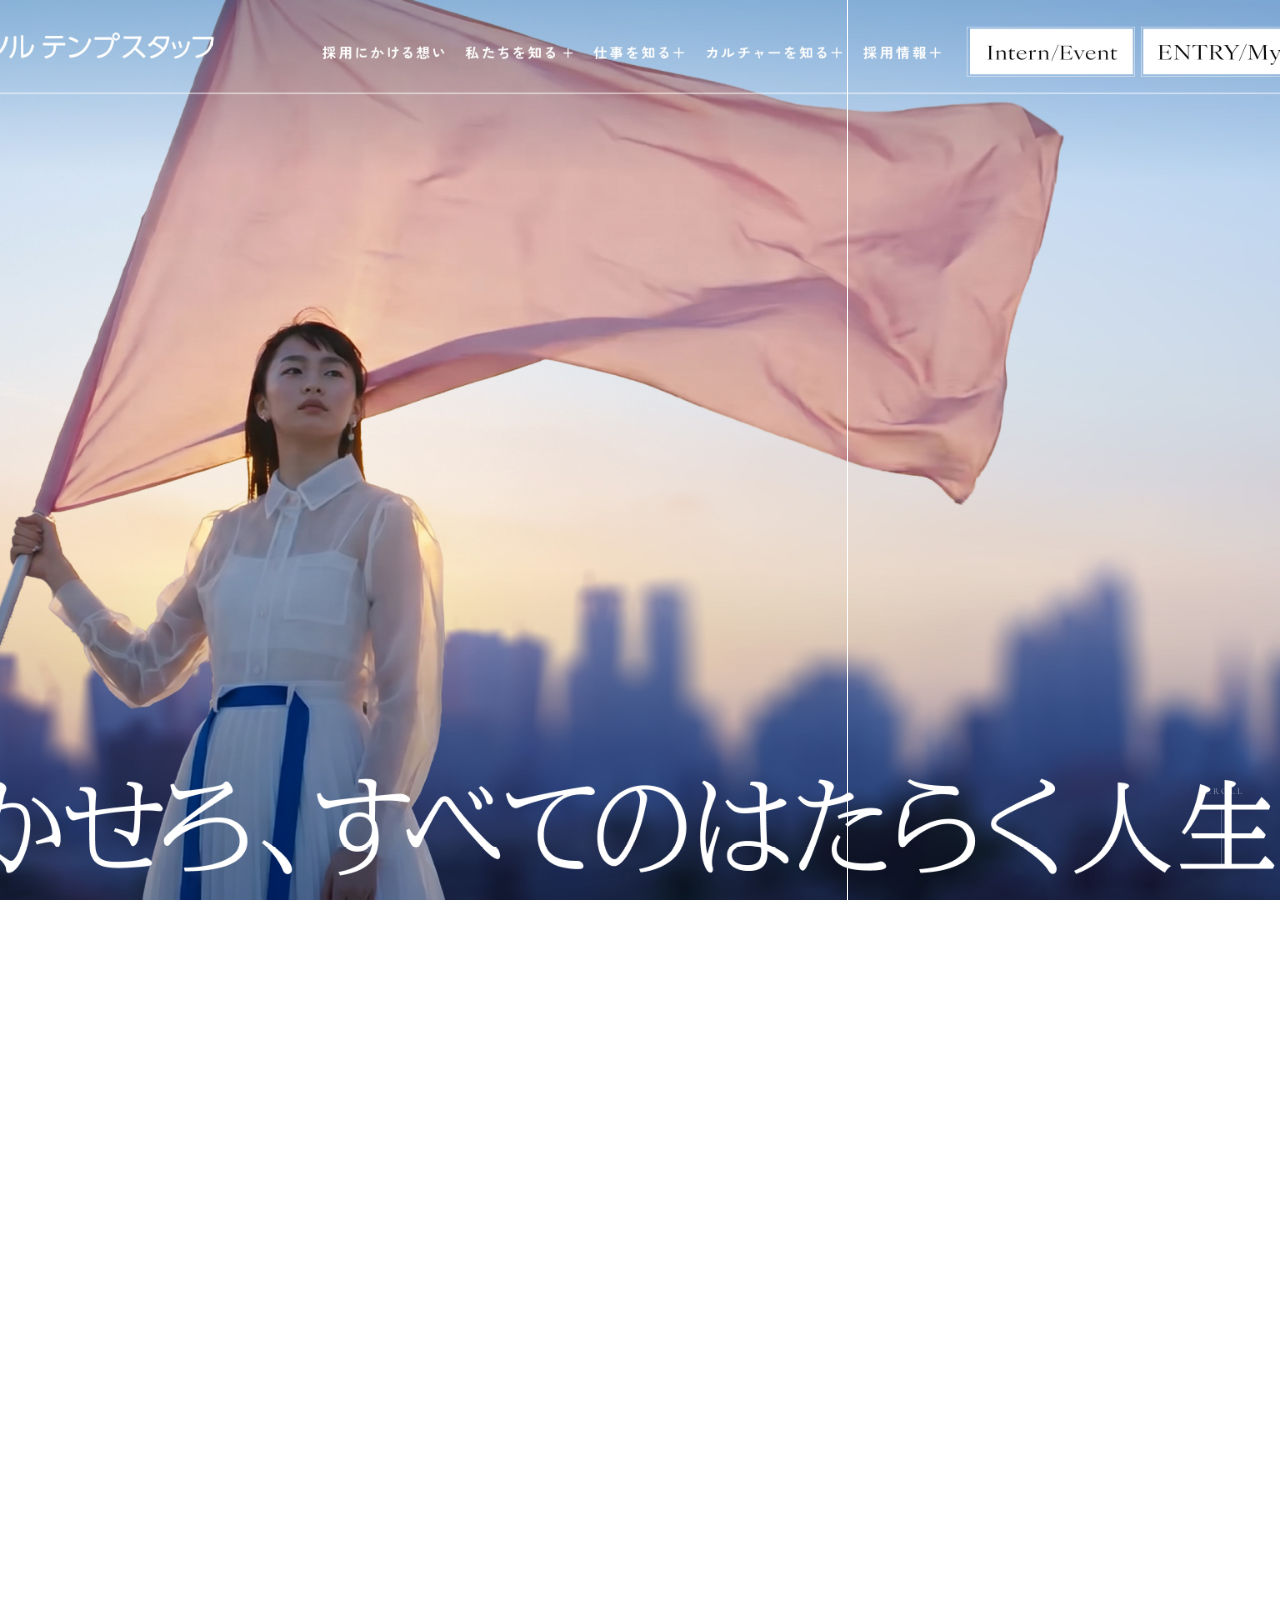
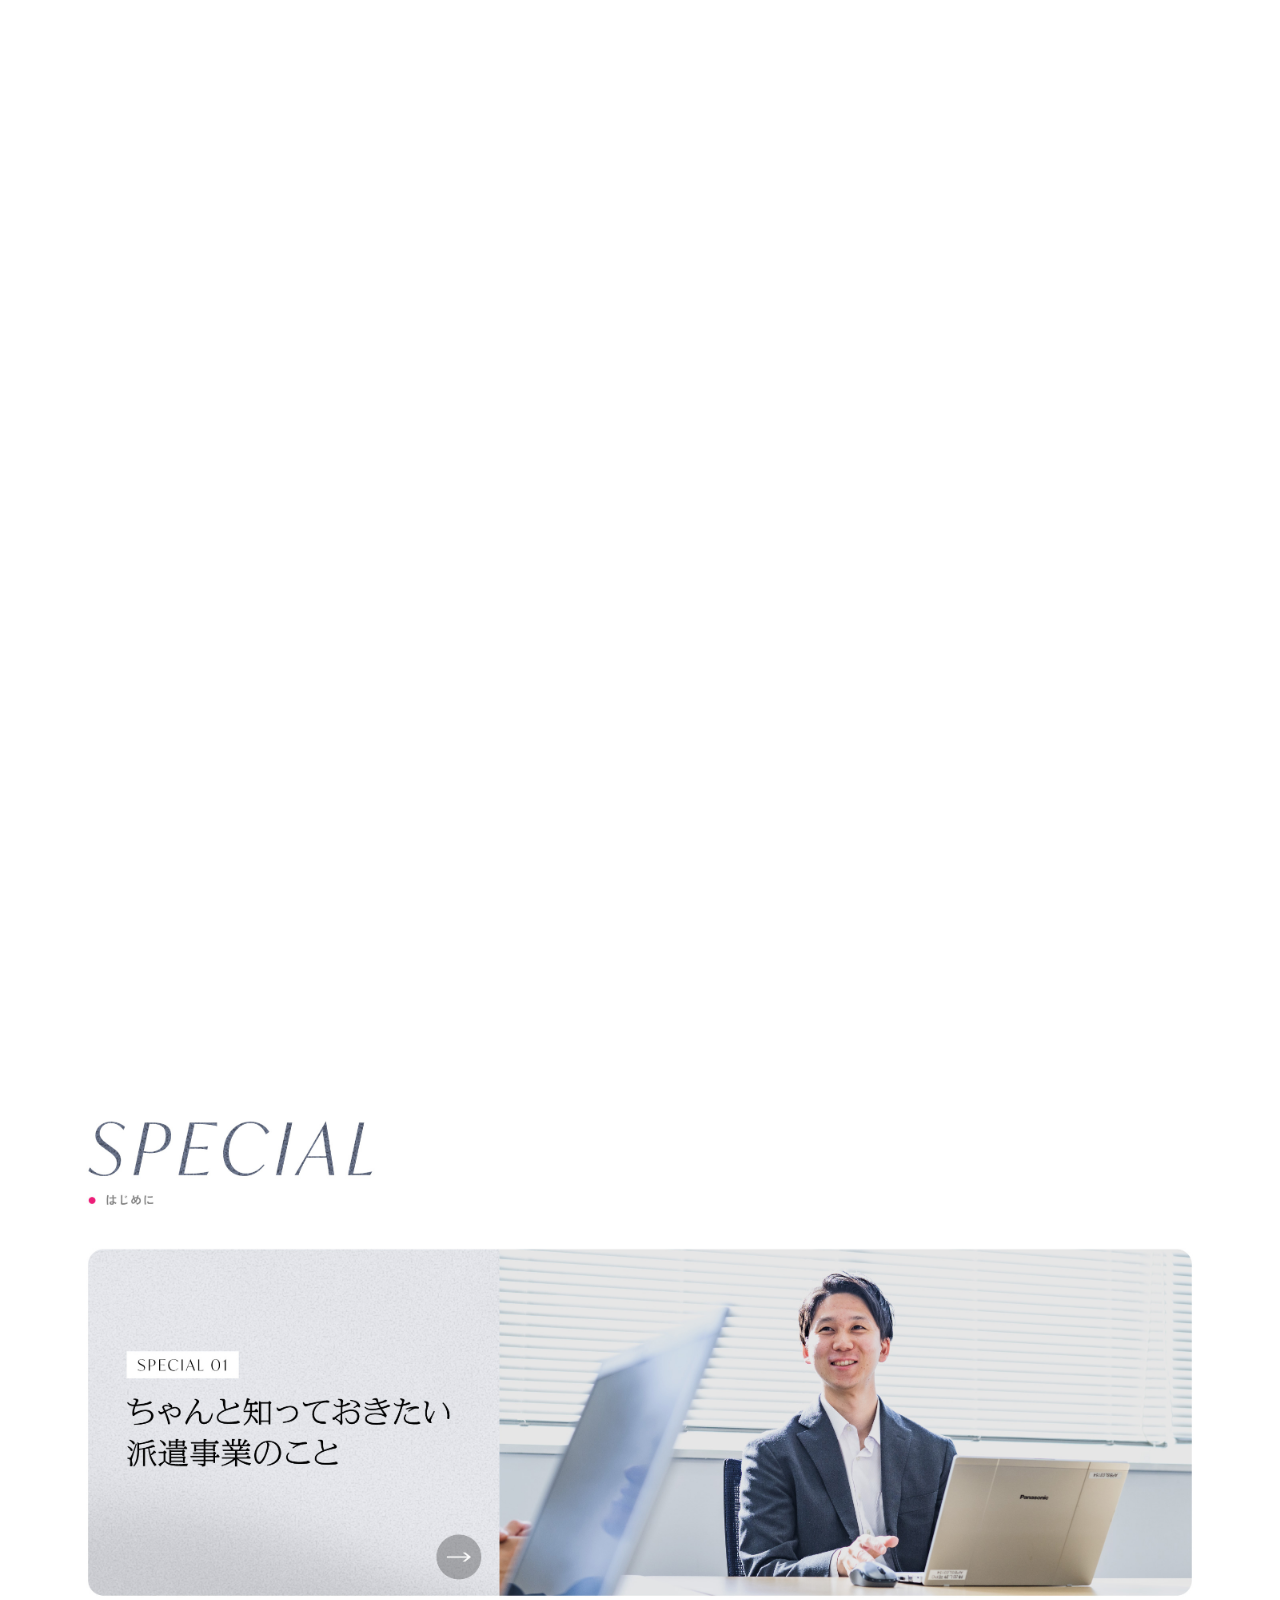
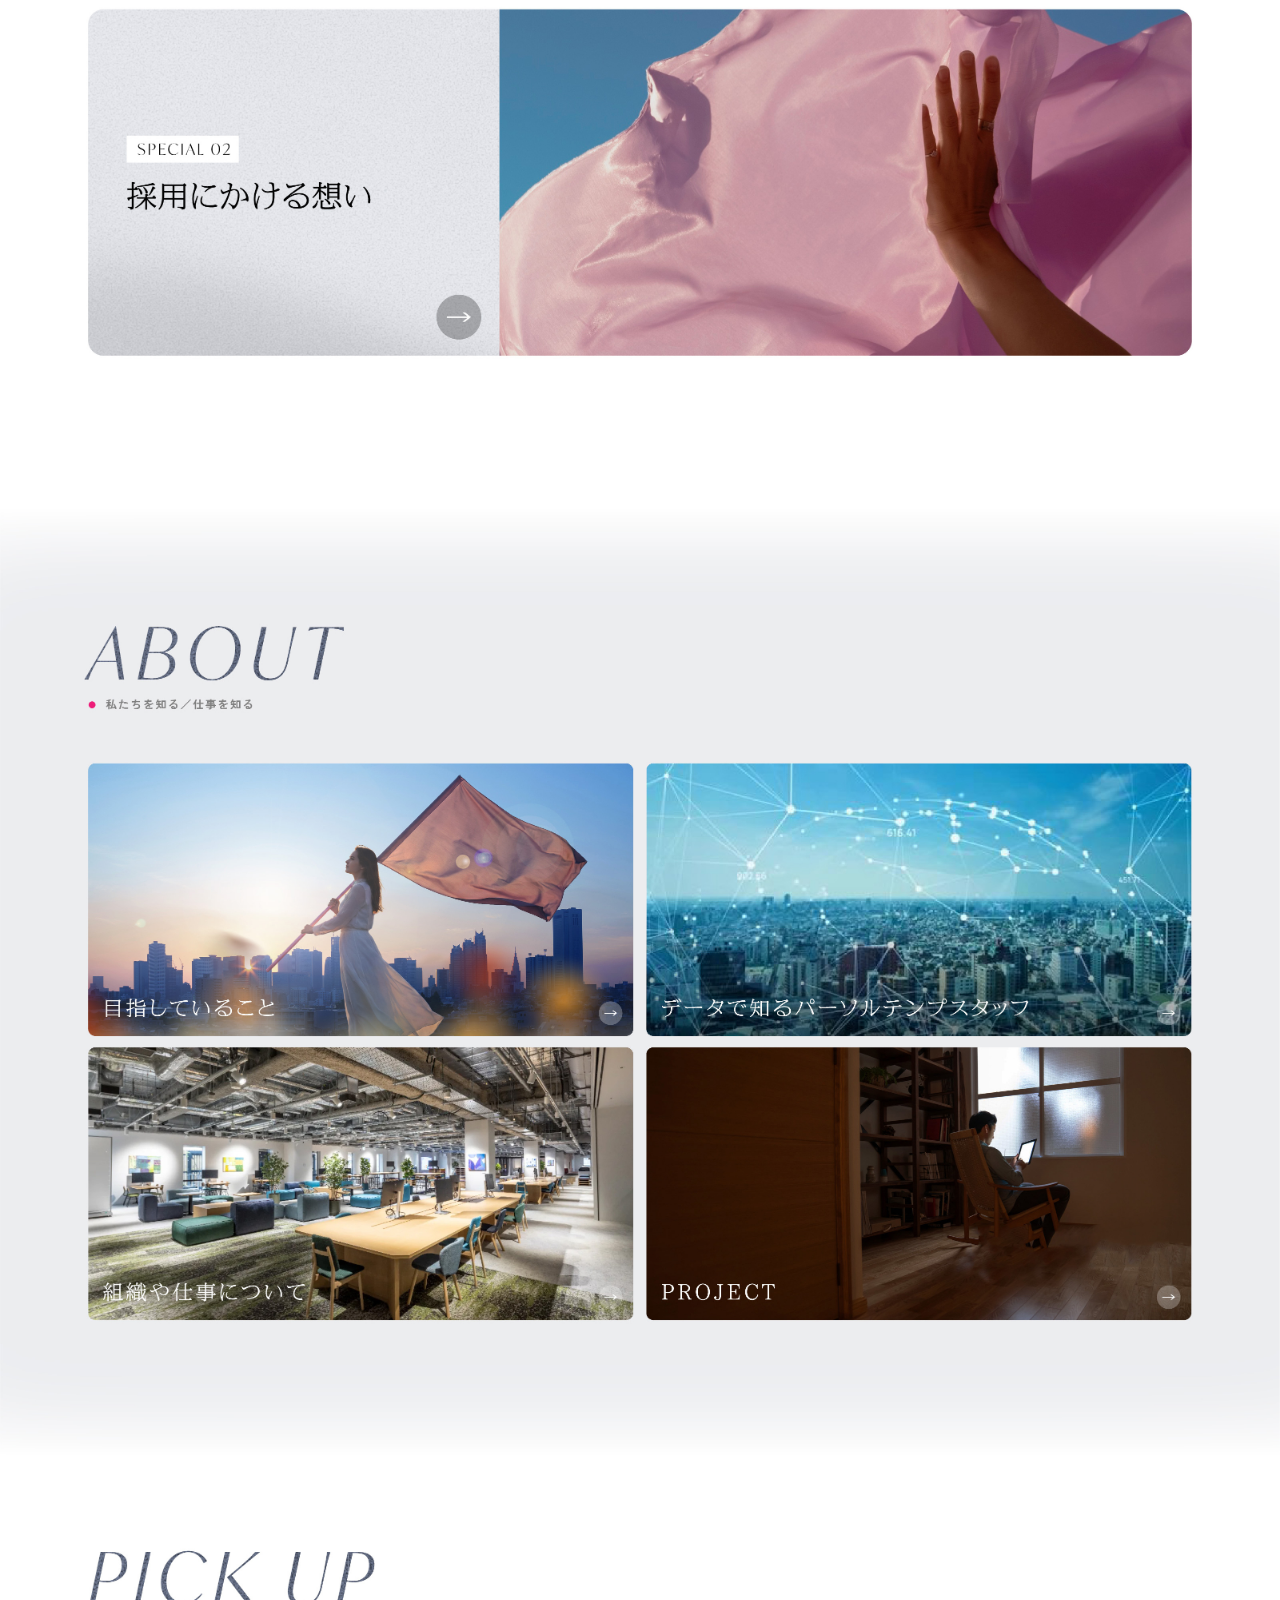
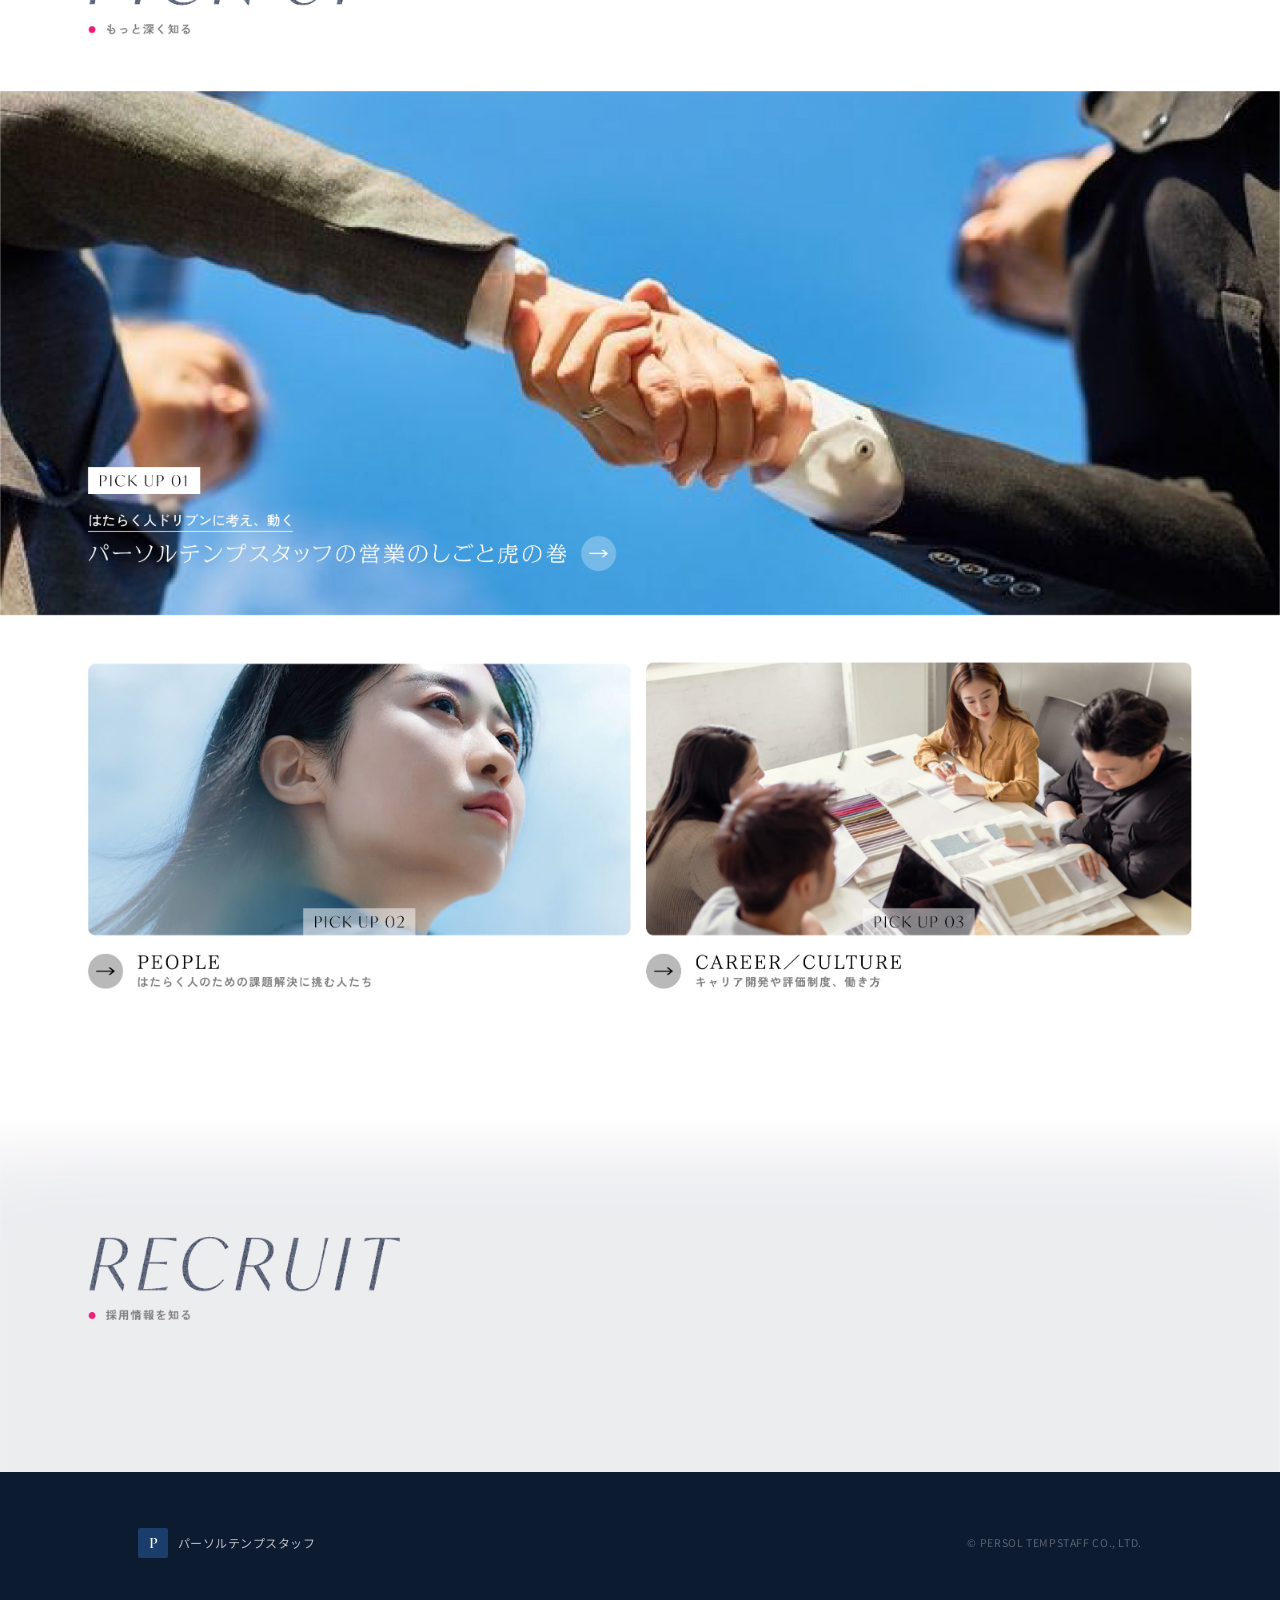
<file: site/新卒A/index.html>
<!DOCTYPE html>
<html lang="ja">
<head>
  <meta charset="UTF-8">
  <meta name="viewport" content="width=device-width, initial-scale=1.0">
  <title>パーソルテンプスタッフ 新卒採用 2027</title>
  <link rel="stylesheet" href="css/style.css?v=3">
</head>
<body class="page-fade">

  <!-- ===================== HEADER ===================== -->
  <header class="header" id="header">
    <div class="header__inner">
      <div class="header__logo">
        <a href="index.html">
          <div class="logo-p">P</div>
          <span class="logo-name">パーソルテンプスタッフ</span>
        </a>
      </div>
      <nav class="header__nav">
        <ul>
          <li><a href="#">採用にかける想い</a></li>
          <li><a href="#">私たちを知る</a></li>
          <li><a href="#">仕事を知る</a></li>
          <li><a href="#">ラッキーを知る</a></li>
          <li><a href="#">採用情報</a></li>
        </ul>
      </nav>
      <div class="header__actions">
        <a href="#" class="hdr-intern">Intern/Event</a>
        <a href="#" class="hdr-entry">ENTRY/Mypage</a>
        <button class="hdr-menu" aria-label="メニュー">
          <span></span><span></span><span></span>
        </button>
      </div>
    </div>
  </header>

  <!-- ==============================================
       SCROLL HERO (300vh)
       ├ 0-20%  : FV 表示 → 第2画像にクロスフェード
       ├ 20-65% : ボディコピーが右から流れ込む
       └ 65-100%: 静止（コピー表示状態）
  =============================================== -->
  <section class="scroll-hero" id="scrollHero">
    <div class="scroll-hero__inner">

      <!-- Layer 1: FV -->
      <div class="scene-bg scene-bg--1">
        <img
          src="../../fv/新卒A.jpg"
          alt="まかせろ、すべてのはたらく人生よ。"
          style="object-position: center 18%;"
        >
      </div>

      <!-- Layer 2: スクロール後シーン（下からフェードイン） -->
      <div class="scene-bg scene-bg--2">
        <img
          src="../../fv/新卒A_scroll_コピーなし.png"
          alt=""
          style="object-position: center top;"
        >
      </div>

      <!-- ボディコピー（Layer2が出たあとに上から順次フェードイン） -->
      <div class="hero-copy">
        <p class="hero-copy__para">
          <span class="hero-copy__line">仕事を探す。人を雇う。</span>
          <span class="hero-copy__line">どちらも人生の一大事。</span>
          <span class="hero-copy__line">そのど真ん中に立って、</span>
          <span class="hero-copy__line">「よし、まかせろ」と言える若者が、</span>
          <span class="hero-copy__line">いま一番カッコいいと思う。</span>
        </p>
        <p class="hero-copy__para">
          <span class="hero-copy__line">社会のために、人々のために</span>
          <span class="hero-copy__line">自分に何ができるだろう。</span>
          <span class="hero-copy__line">そんな大きな問いを胸に</span>
          <span class="hero-copy__line">今日も頭と手足を動かし、</span>
          <span class="hero-copy__line">「はたらく」の課題に向き合いつづける。</span>
          <span class="hero-copy__line">人の可能性を信じ、挑みつづける。</span>
          <span class="hero-copy__line">次のあたらしい"はたらくのカタチ"を</span>
          <span class="hero-copy__line">世の中に届けていくために。</span>
        </p>
        <p class="hero-copy__para">
          <span class="hero-copy__line">あなたが動けば、社会が動く。</span>
          <span class="hero-copy__line">さあ、今こそ挑戦しよう。</span>
          <span class="hero-copy__line">すべてのはたらく人生が、</span>
          <span class="hero-copy__line">あなたの可能性に期待している。</span>
        </p>
      </div>

      <!-- SCROLL インジケーター -->
      <div class="hero-scroll" id="scrollInd">
        <span>SCROLL</span>
        <div class="hero-scroll__bar"></div>
      </div>

    </div>
  </section>

  <!-- ==============================================
       TOP デザイン画像（SPECIAL〜RECRUIT）
       上部FV部分をCSSでクロップして SPECIAL 以降のみ表示
  =============================================== -->
  <div class="design-section">
    <img
      src="../../top/新卒A/新卒A_top_saisyu_v2.jpg"
      alt="採用サイト デザイン — SPECIAL / ABOUT / PICK UP / RECRUIT"
    >
    <!-- PICK UP 02 PEOPLE → 社員紹介へ -->
    <a href="employee.html"
       class="design-section__link"
       style="top:82%;left:0;width:49%;height:8%;"
       aria-label="PEOPLE — 社員紹介へ"></a>
  </div>

  <!-- ===================== FOOTER ===================== -->
  <footer class="footer">
    <div class="footer__inner">
      <div class="footer__logo">
        <div class="logo-p">P</div>
        <span class="logo-name">パーソルテンプスタッフ</span>
      </div>
      <p class="footer__copy">© PERSOL TEMPSTAFF CO., LTD.</p>
    </div>
  </footer>

  <script src="js/main.js?v=2"></script>
</body>
</html>
</file>
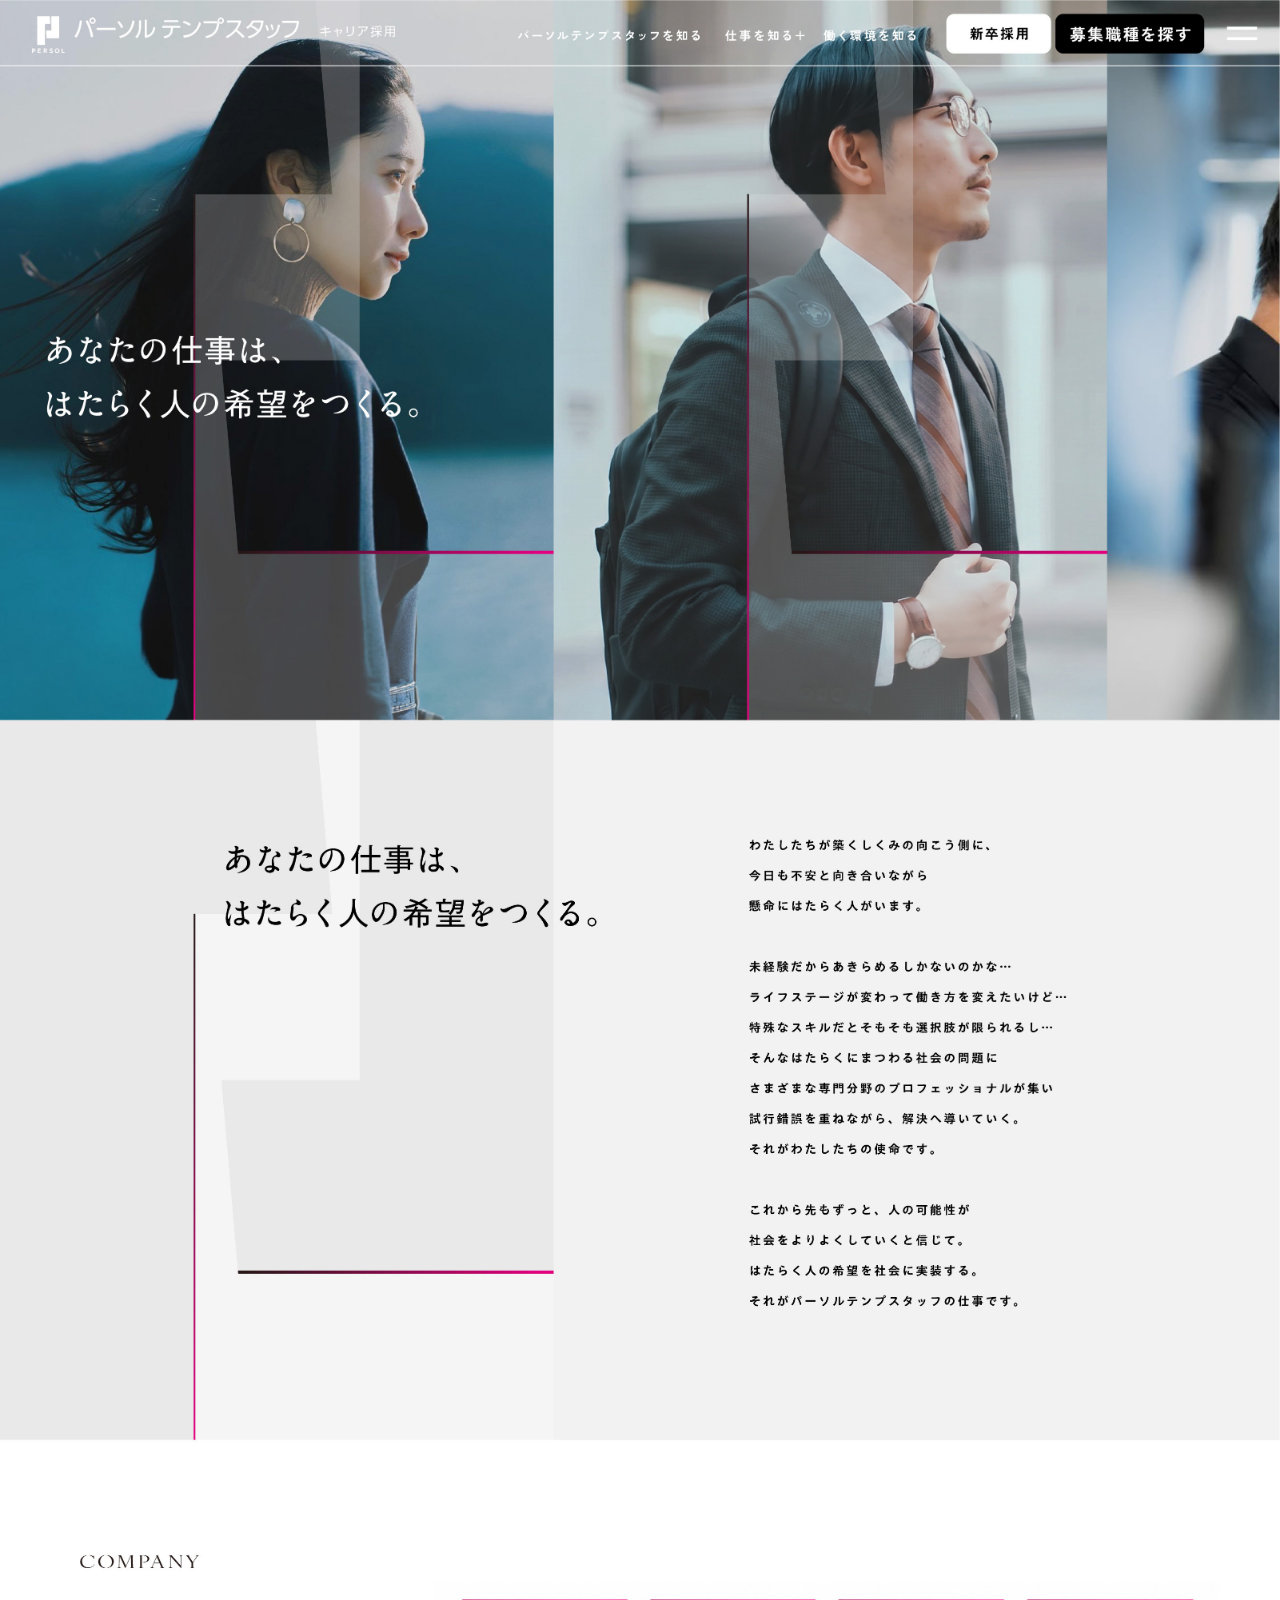
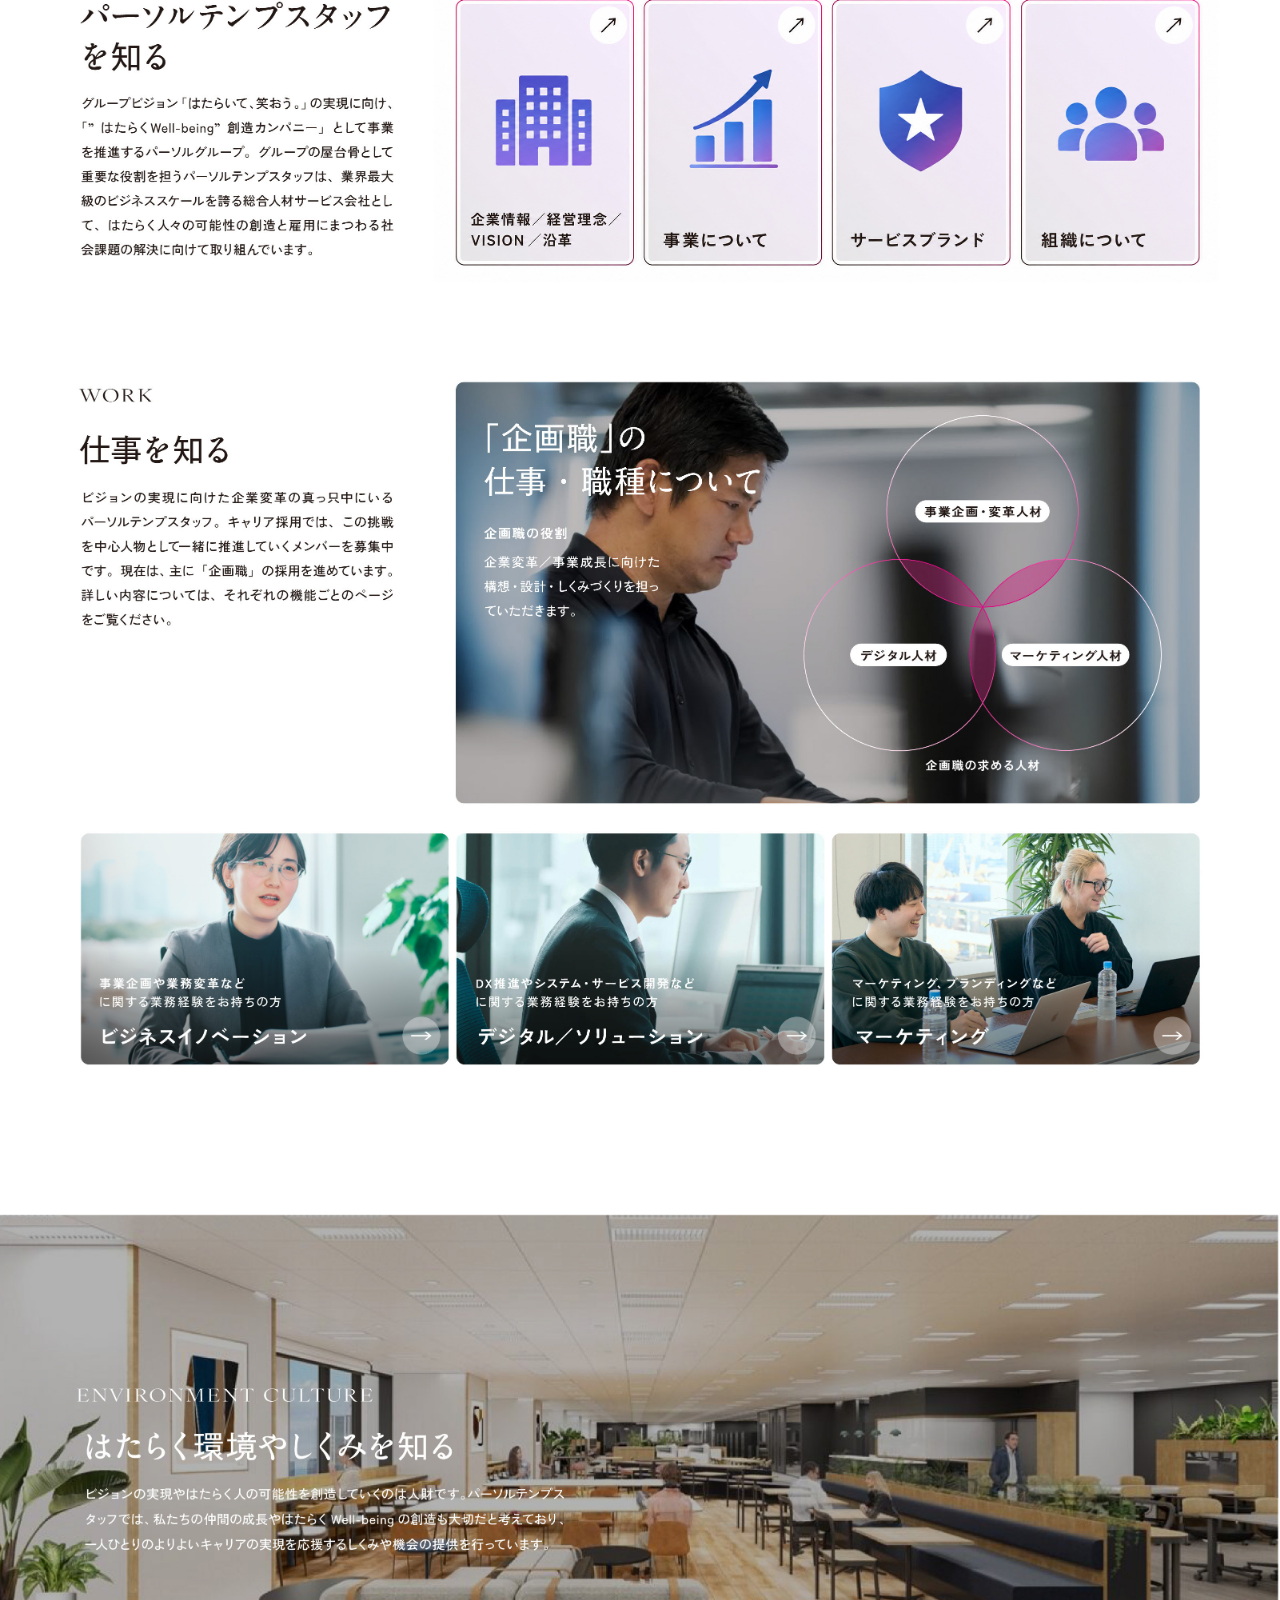
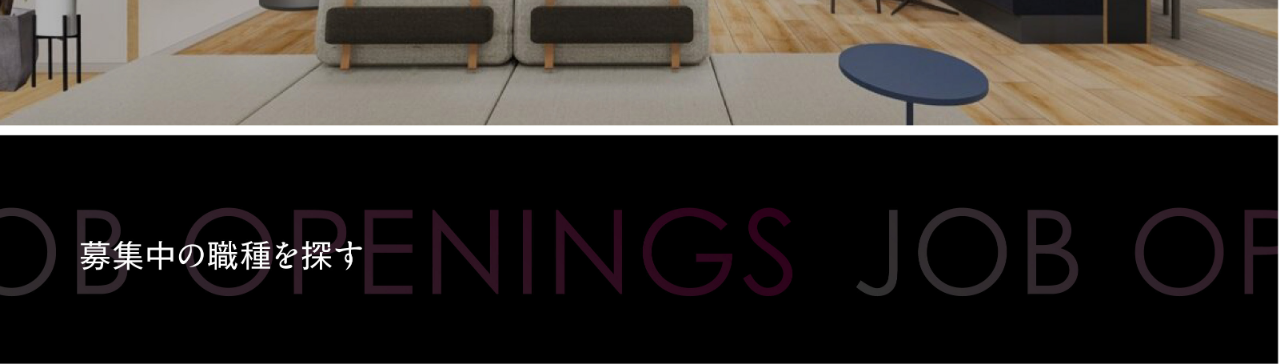
<file: site/中途A/index_icon.html>
<!DOCTYPE html>
<html lang="ja">
<head>
  <meta charset="UTF-8">
  <meta name="viewport" content="width=device-width, initial-scale=1.0">
  <title>パーソルテンプスタッフ 中途採用 — 中途A（アイコン版）</title>
  <style>
    * { margin: 0; padding: 0; box-sizing: border-box; }
    body { line-height: 0; }
    .img-wrap { position: relative; line-height: 0; }
    .img-wrap img { display: block; width: 100%; }
    .img-wrap__link { position: absolute; display: block; cursor: pointer; }
  </style>
</head>
<body>
  <div class="img-wrap">
    <img src="../../top/中途A/中途A_top_icon_saisyu_2.jpg?v=2" alt="中途A TOP アイコン版">
  </div>
</body>
</html>
</file>
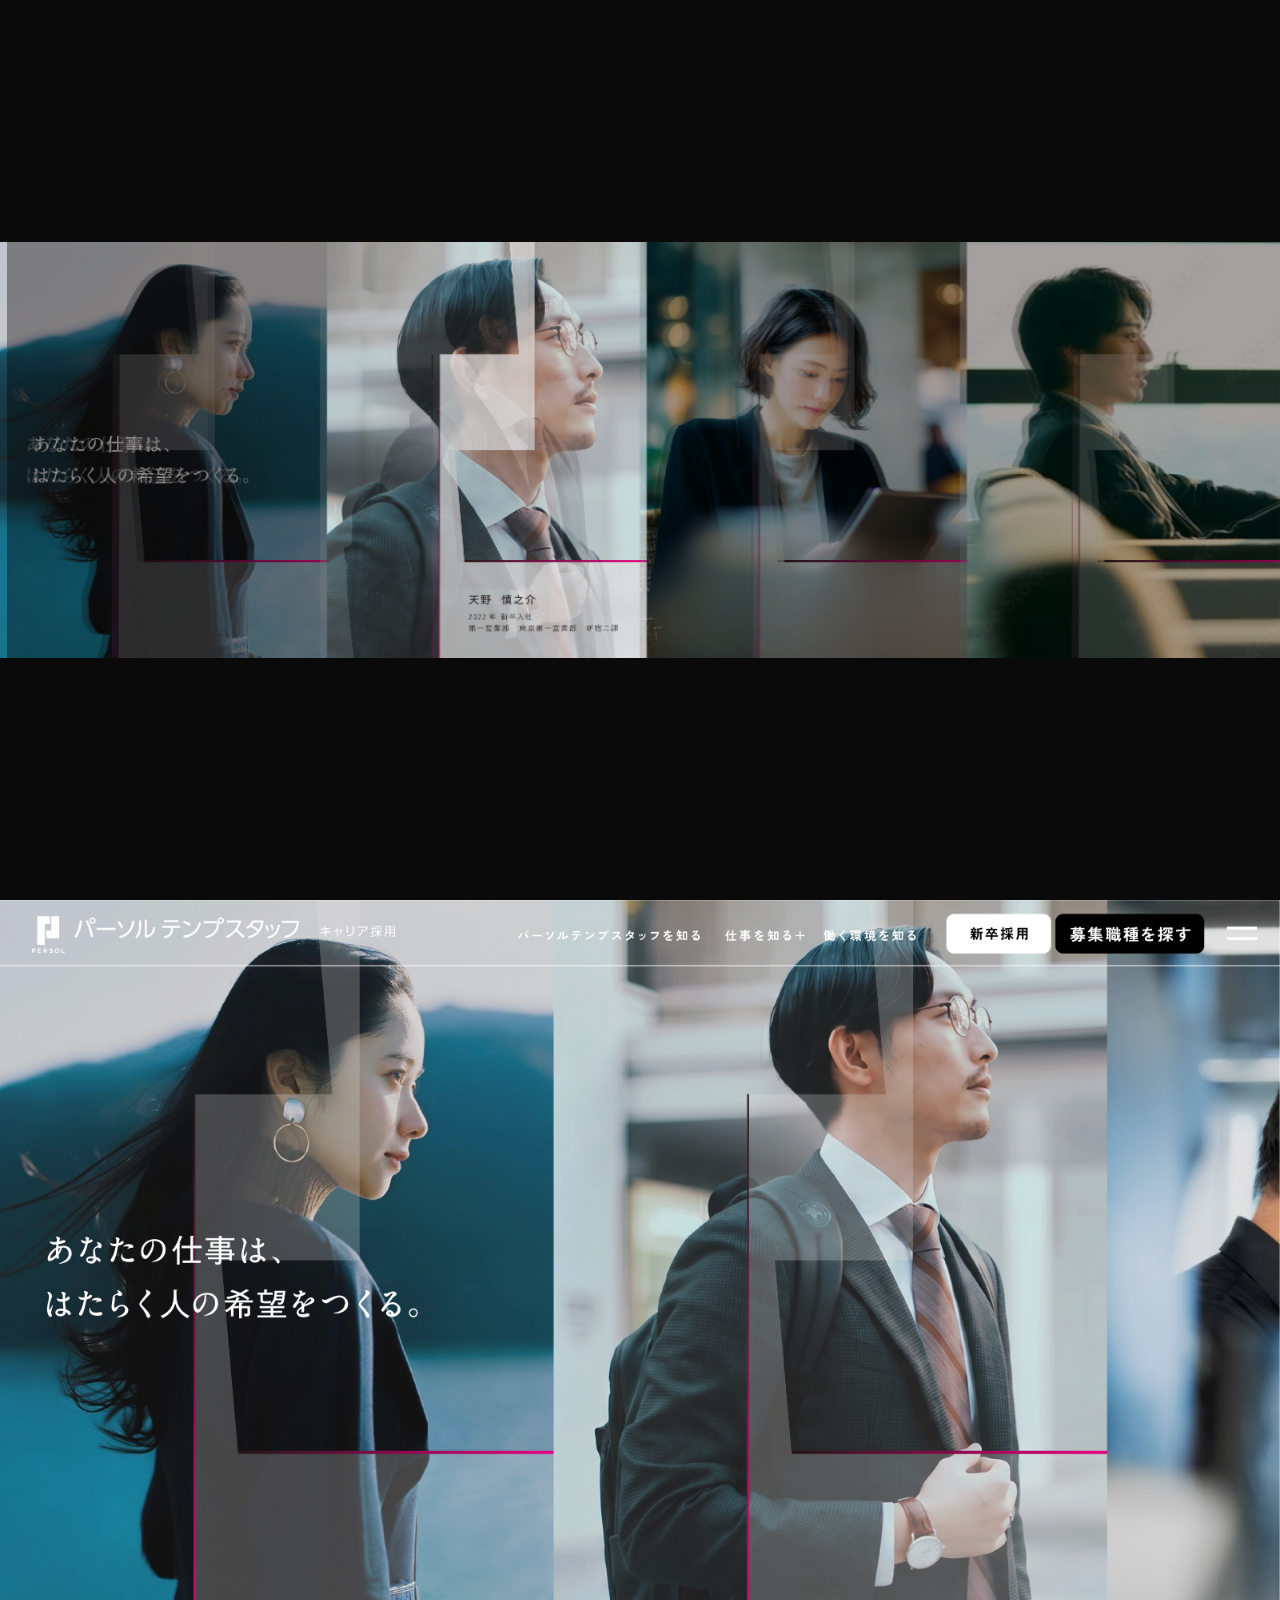
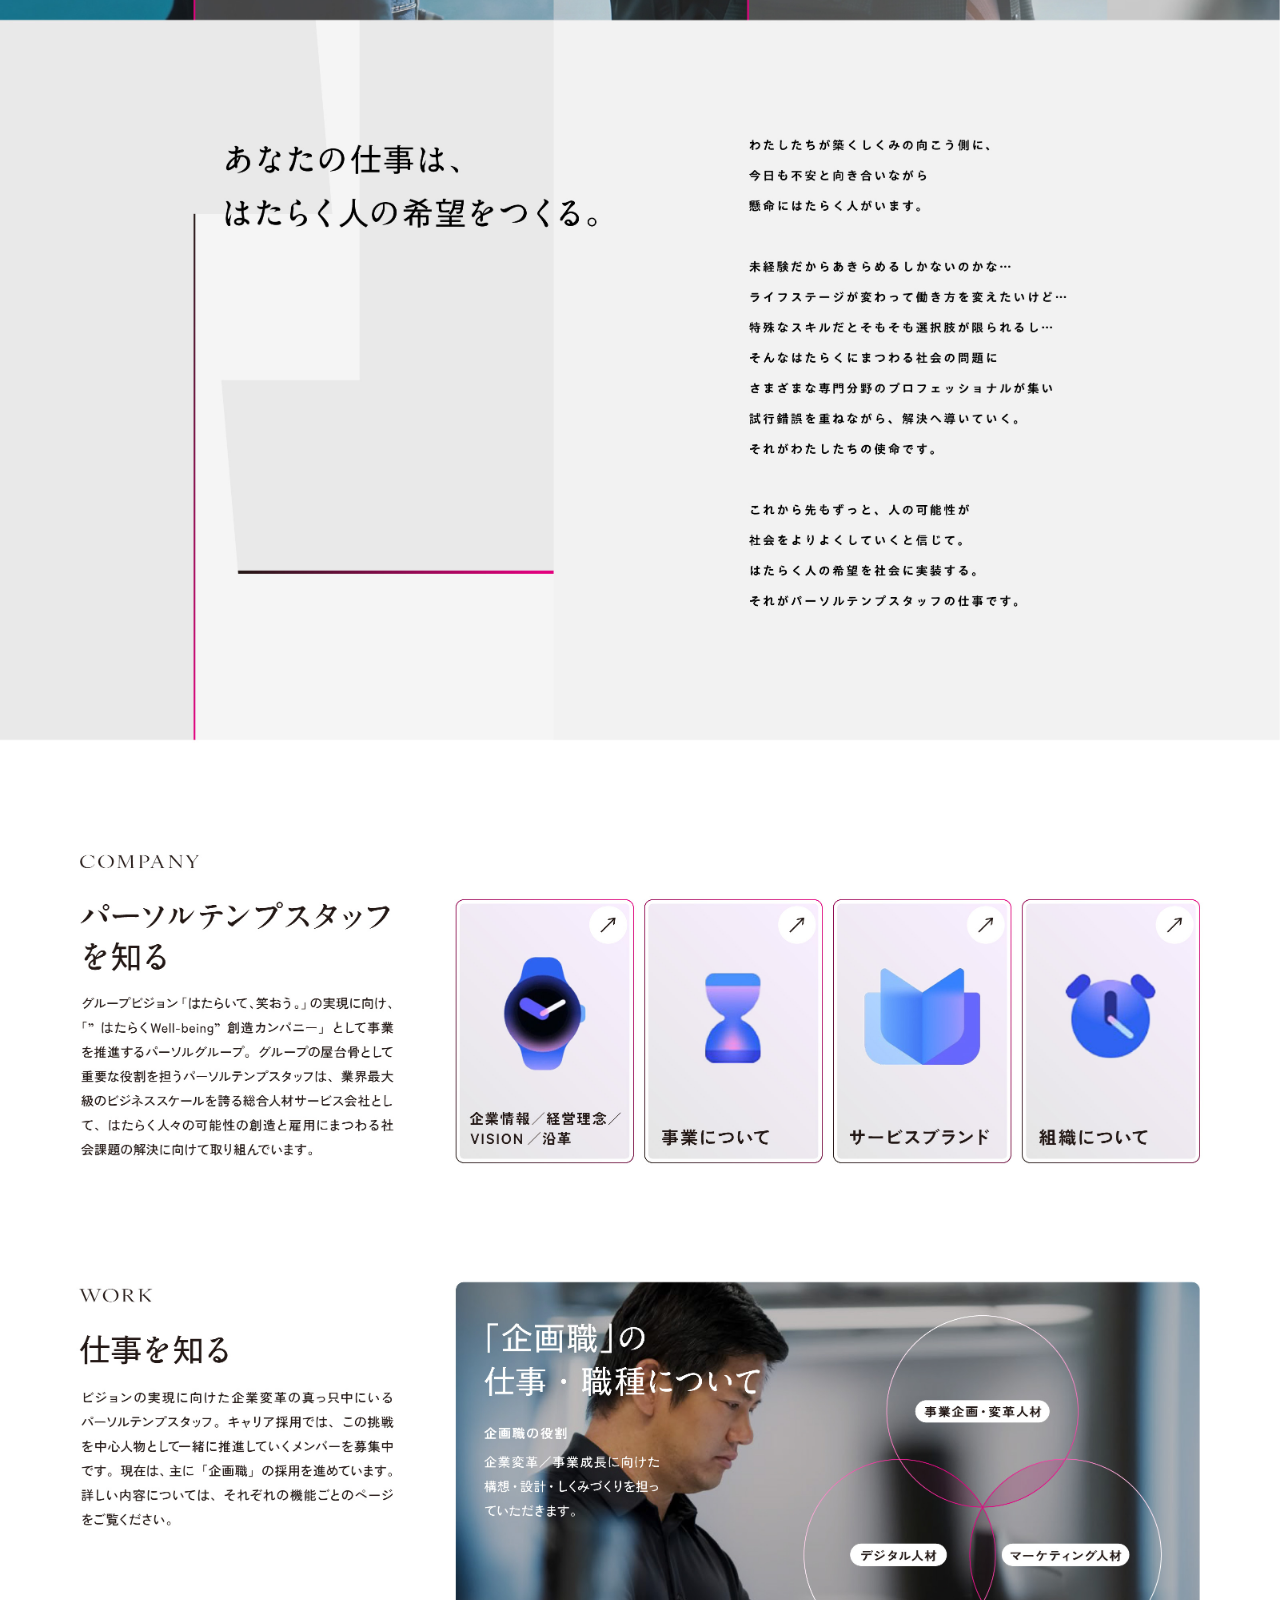
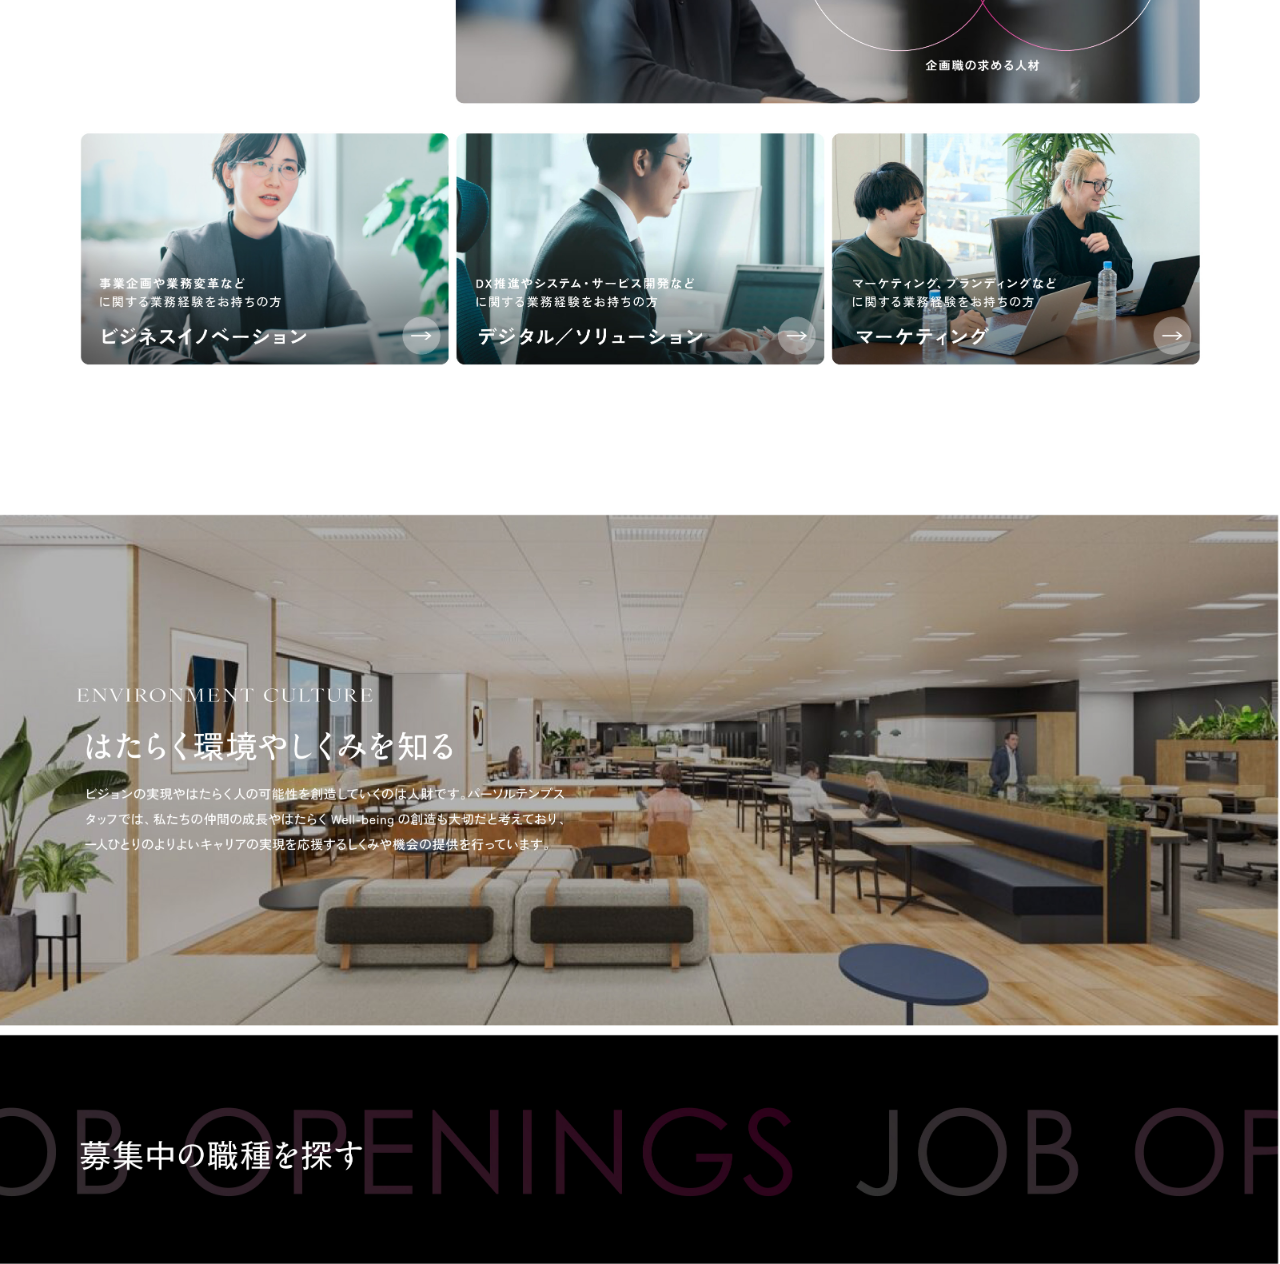
<file: site/中途A/index_icon_fv.html>
<!DOCTYPE html>
<html lang="ja">
<head>
  <meta charset="UTF-8">
  <meta name="viewport" content="width=device-width, initial-scale=1.0">
  <title>パーソルテンプスタッフ 中途採用 — 中途A</title>
  <style>
    * { margin: 0; padding: 0; box-sizing: border-box; }

    body {
      background: #0a0a0a;
      opacity: 0;
      animation: bodyFade 0.5s ease 0.1s forwards;
    }
    @keyframes bodyFade { to { opacity: 1; } }

    /* ======================================================
       FV
    ====================================================== */
    .fv {
      position: relative;
      width: 100%;
      min-height: 100svh;
      background: #0a0a0a;
      display: flex;
      flex-direction: column;
      justify-content: center;
      overflow: hidden;
    }

    /* 画像ストリップ */
    .fv__strip {
      position: relative;
      width: 100%;
    }

    /* Layer 共通 */
    .fv__layer {
      display: block;
      width: 100%;
      line-height: 0;
    }
    .fv__layer img {
      display: block;
      width: 100%;
    }

    /* Layer 1: 横長（ベース） */
    .fv__layer--base {
      opacity: 0;
      animation: baseAppear 0.8s ease 0.2s forwards;
    }
    @keyframes baseAppear { to { opacity: 1; } }

    /* Layer 2: hover（キャッチコピー付き） */
    .fv__layer--hover {
      position: absolute;
      top: 0; left: 0;
      width: 100%;
      opacity: 0;
      transform: translateX(3%);
      will-change: opacity, transform;
    }

    /* ---- SCROLL indicator ---- */
    .fv__scroll {
      position: absolute;
      bottom: 28px;
      left: 50%;
      transform: translateX(-50%);
      display: flex;
      flex-direction: column;
      align-items: center;
      gap: 8px;
      color: rgba(255, 255, 255, 0.75);
      font-size: 11px;
      letter-spacing: 0.15em;
      font-family: 'Helvetica Neue', sans-serif;
      opacity: 0;
      transition: opacity 0.7s ease;
      pointer-events: none;
    }
    .fv__scroll.visible {
      opacity: 1;
      pointer-events: auto;
    }
    .fv__scroll-bar {
      width: 1px;
      height: 44px;
      background: rgba(255, 255, 255, 0.25);
      position: relative;
      overflow: hidden;
    }
    .fv__scroll-bar::after {
      content: '';
      position: absolute;
      top: -100%; left: 0;
      width: 100%; height: 100%;
      background: rgba(255, 255, 255, 0.85);
      animation: scrollBar 1.5s ease-in-out infinite;
    }
    @keyframes scrollBar {
      0%   { top: -100%; }
      100% { top:  100%; }
    }

    /* ======================================================
       TOPデザイン画像
    ====================================================== */
    .design-section {
      position: relative;
      line-height: 0;
      background: #fff;
    }
    .design-section img {
      display: block;
      width: 100%;
    }
    .design-section__link {
      position: absolute;
      display: block;
      cursor: pointer;
    }
  </style>
</head>
<body>

  <!-- ===== FV ===== -->
  <div class="fv" id="fv">

    <div class="fv__strip">

      <!-- Layer 1: 横長（ベース表示） -->
      <div class="fv__layer fv__layer--base">
        <img src="../../top/中途A/中途A_横長.jpg"
             alt="パーソルテンプスタッフ 中途採用">
      </div>

      <!-- Layer 2: hover（キャッチコピー付き・右からスライドイン） -->
      <div class="fv__layer fv__layer--hover" id="fvHover">
        <img src="../../top/中途A/中途A_hover.jpg" alt="">
      </div>

    </div>

    <!-- SCROLL indicator -->
    <div class="fv__scroll" id="fvScrollInd">
      <span>SCROLL</span>
      <div class="fv__scroll-bar"></div>
    </div>

  </div>

  <!-- ===== TOP デザイン画像 ===== -->
  <div class="design-section">
    <img src="../../top/中途A/中途A_top_icon_saisyu.jpg"
         alt="中途A TOP アイコン版">
    <!-- ビジネスイノベーション → 仕事・業務要件詳細へ -->
    <a href="../中途B/job_detail.html"
       class="design-section__link"
       style="top:68.4%;left:0;width:30.9%;height:6.5%;"
       aria-label="ビジネスイノベーション"></a>
  </div>

  <script>
  (function () {
    'use strict';

    const hoverEl   = document.getElementById('fvHover');
    const scrollInd = document.getElementById('fvScrollInd');

    /* ---- easing ---- */
    function easeOut(t) { return 1 - Math.pow(1 - t, 3); }

    /* ---- アニメーション設定 ---- */
    const DELAY    = 900;   // ベース表示後の待機 (ms)
    const DURATION = 1800;  // hover スライドイン時間 (ms)

    let startTime = null;

    function tick(ts) {
      if (!startTime) startTime = ts;
      const raw = (ts - startTime) / DURATION;
      const t   = Math.min(raw, 1);
      const e   = easeOut(t);

      /* hover layer:
         opacity  0 → 1
         translateX  +3% → 0  (右から流れてくる) */
      hoverEl.style.opacity   = String(e);
      hoverEl.style.transform = `translateX(${(1 - e) * 3}%)`;

      if (t < 1) {
        requestAnimationFrame(tick);
      } else {
        /* 完了 → SCROLLインジケーター表示 */
        setTimeout(() => scrollInd.classList.add('visible'), 500);
      }
    }

    /* ベース画像が見えてからスライドイン開始 */
    setTimeout(() => requestAnimationFrame(tick), DELAY);

  }());
  </script>

</body>
</html>
</file>
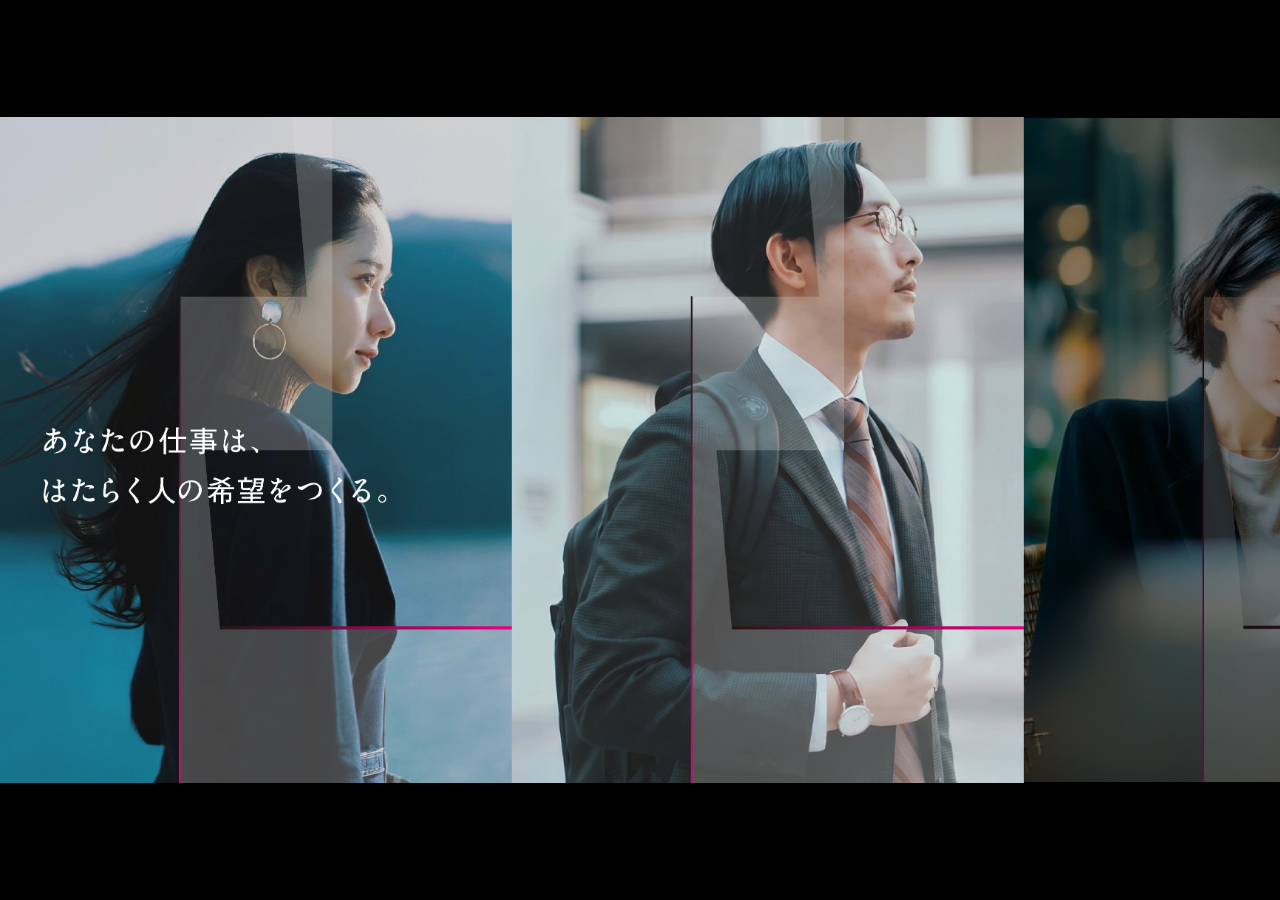
<file: site/中途A/index_icon_slide.html>
<!DOCTYPE html>
<html lang="ja">
<head>
  <meta charset="UTF-8">
  <meta name="viewport" content="width=device-width, initial-scale=1.0">
  <title>パーソルテンプスタッフ 中途採用 — 中途A（スライダー版）</title>
  <style>
    * { margin: 0; padding: 0; box-sizing: border-box; }
    body { line-height: 0; background: #000; }

    /* ======================================================
       FV スライダー（手動クリック切替・無限ループ）
    ====================================================== */
    .fv-slider {
      position: relative;
      width: 100%;
      height: 100svh;
      overflow: hidden;
    }
    .fv-track {
      display: flex;
      height: 100%;
      will-change: transform;
    }

    /* スライド1枚 = 40vw → 2.5枚表示（2枚全体＋3枚目途中） */
    .fv-slide {
      flex-shrink: 0;
      width: 40vw;
      height: 100%;
    }
    .fv-slide img {
      display: block;
      width: 100%;
      height: 100%;
      object-fit: contain;
    }

    /* クリックゾーン（右端20vw = 3枚目が見えている部分） */
    #clickZone {
      position: absolute;
      right: 0;
      top: 0;
      width: 20vw;
      height: 100%;
      z-index: 10;
      cursor: pointer;
    }
  </style>
</head>
<body>

  <!-- ===== FV スライダー ===== -->
  <div class="fv-slider">
    <div class="fv-track" id="fvTrack">

      <!-- 実画像 4枚 -->
      <div class="fv-slide">
        <img id="img0" src="../../top/中途A/中途A_1人目_最初.png" alt="">
      </div>
      <div class="fv-slide" id="slide1">
        <img id="img1" src="../../top/中途A/中途A_2人目_キャッチなし.png" alt="">
      </div>
      <div class="fv-slide">
        <img src="../../top/中途A/中途A_3人目.png" alt="">
      </div>
      <div class="fv-slide">
        <img src="../../top/中途A/中途A_4人目.png" alt="">
      </div>

      <!-- クローン 3枚（末尾シームレスループ用） -->
      <div class="fv-slide">
        <img src="../../top/中途A/中途A_1人目_最初.png" alt="">
      </div>
      <div class="fv-slide">
        <img src="../../top/中途A/中途A_2人目_キャッチなし.png" alt="">
      </div>
      <div class="fv-slide">
        <img src="../../top/中途A/中途A_3人目.png" alt="">
      </div>

    </div>

    <!-- クリックゾーン（3枚目の見えている右端20vw） -->
    <div id="clickZone"></div>
  </div>

  <script>
  (function () {
    'use strict';

    const track     = document.getElementById('fvTrack');
    const clickZone = document.getElementById('clickZone');
    const N_REAL    = 4;      // 実画像枚数
    const SLIDE_W   = 40;     // 1枚のスライド幅 (vw)
    const DURATION  = 700;    // スライドアニメーション (ms)
    let current     = 0;      // 現在の先頭インデックス
    let isAnimating = false;

    /* ── クリックで1枚進む（無限ループ） ── */
    function goNext() {
      if (isAnimating) return;
      isAnimating = true;

      current++;

      track.style.transition = `transform ${DURATION}ms cubic-bezier(0.4, 0, 0.2, 1)`;
      track.style.transform  = `translateX(${-current * SLIDE_W}vw)`;

      setTimeout(function () {
        /* N_REAL ステップ進んだらクローン → 実画像へ瞬時リセット */
        if (current >= N_REAL) {
          track.style.transition = 'none';
          track.style.transform  = 'translateX(0vw)';
          current = 0;
        }
        isAnimating = false;
      }, DURATION + 30);
    }

    clickZone.addEventListener('click', goNext);

    /* ── 2人目スライドのホバー連動 ── */
    const img0   = document.getElementById('img0');
    const img1   = document.getElementById('img1');
    const slide1 = document.getElementById('slide1');

    const SRC_1_INITIAL = '../../top/中途A/中途A_1人目_最初.png';
    const SRC_1_WHEN2   = '../../top/中途A/中途A_1人目_2人目表示時.png';
    const SRC_2_NOCATCH = '../../top/中途A/中途A_2人目_キャッチなし.png';
    const SRC_2_CATCH   = '../../top/中途A/中途A_2人目_キャッチあり.png';

    slide1.addEventListener('mouseenter', function () {
      img1.src = SRC_2_CATCH;
      if (current === 0) img0.src = SRC_1_WHEN2;
    });

    slide1.addEventListener('mouseleave', function () {
      img1.src = SRC_2_NOCATCH;
      img0.src = SRC_1_INITIAL;
    });

  }());
  </script>

</body>
</html>
</file>
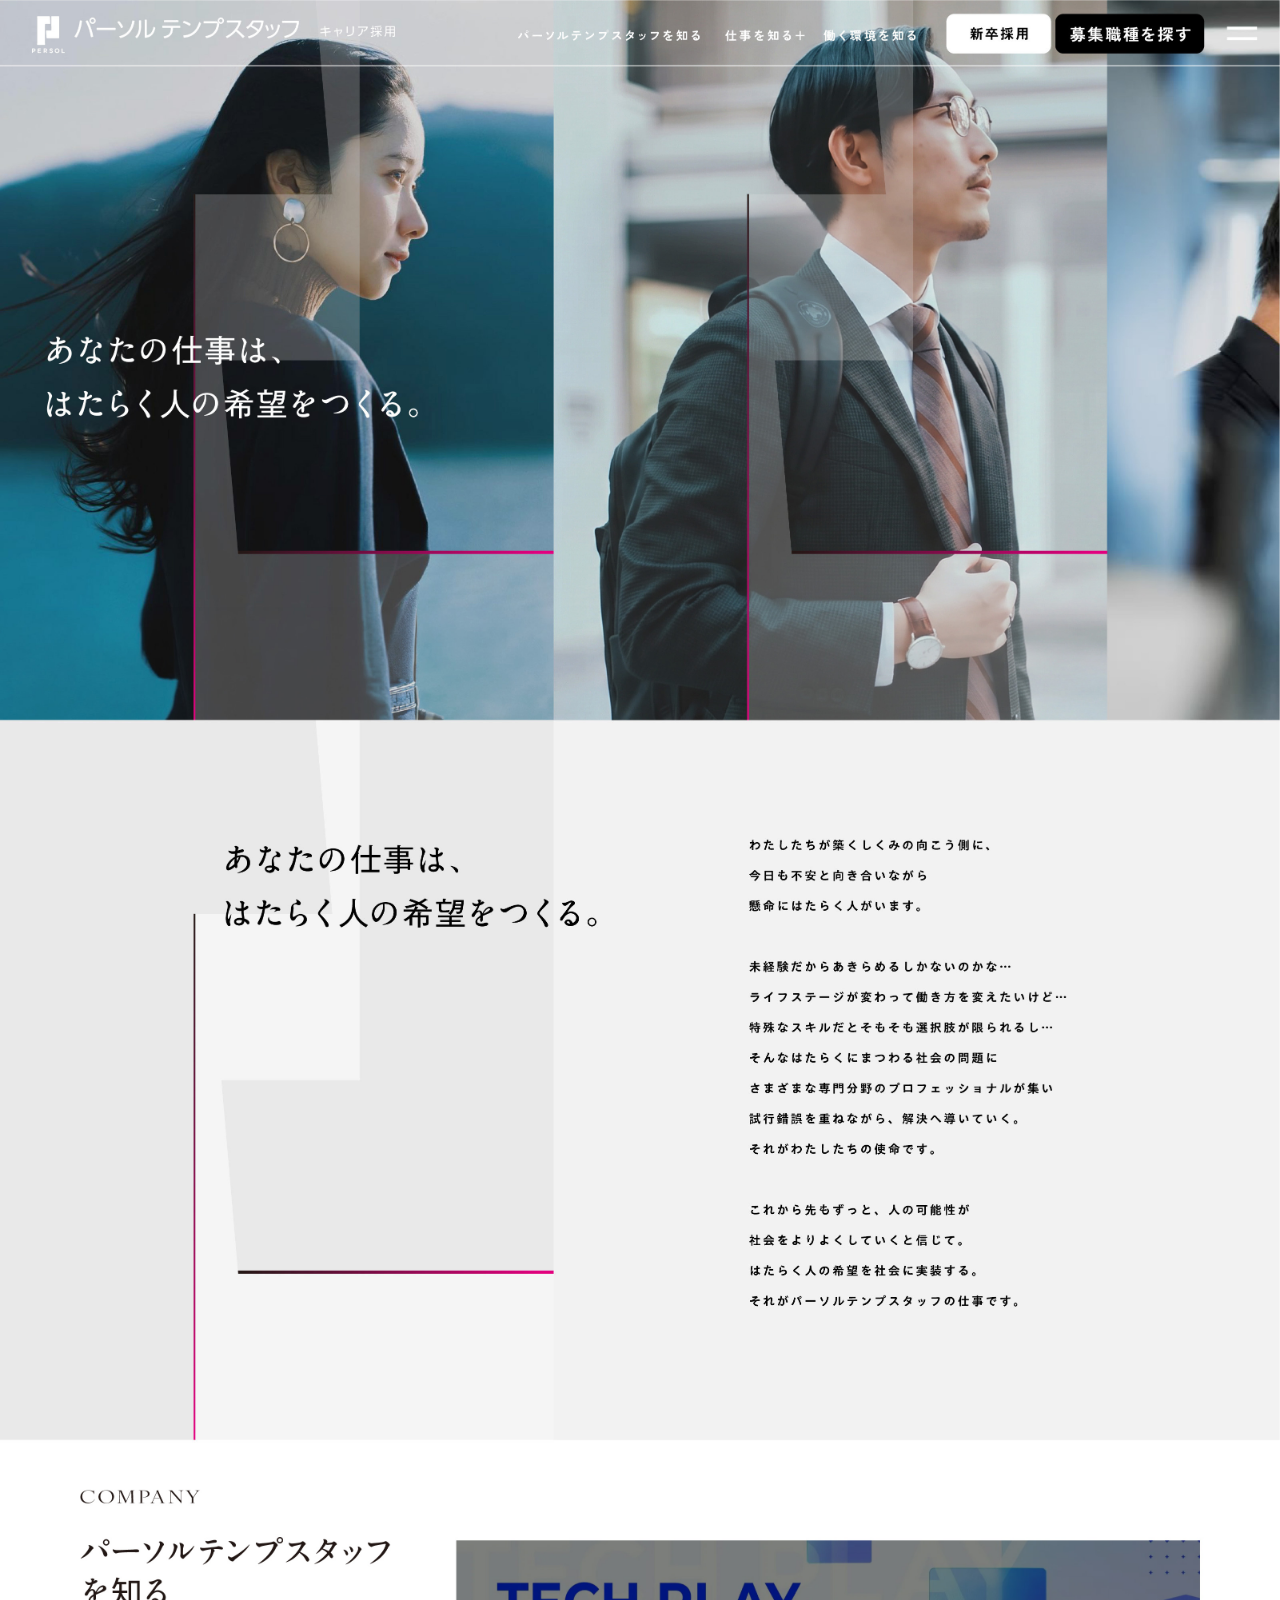
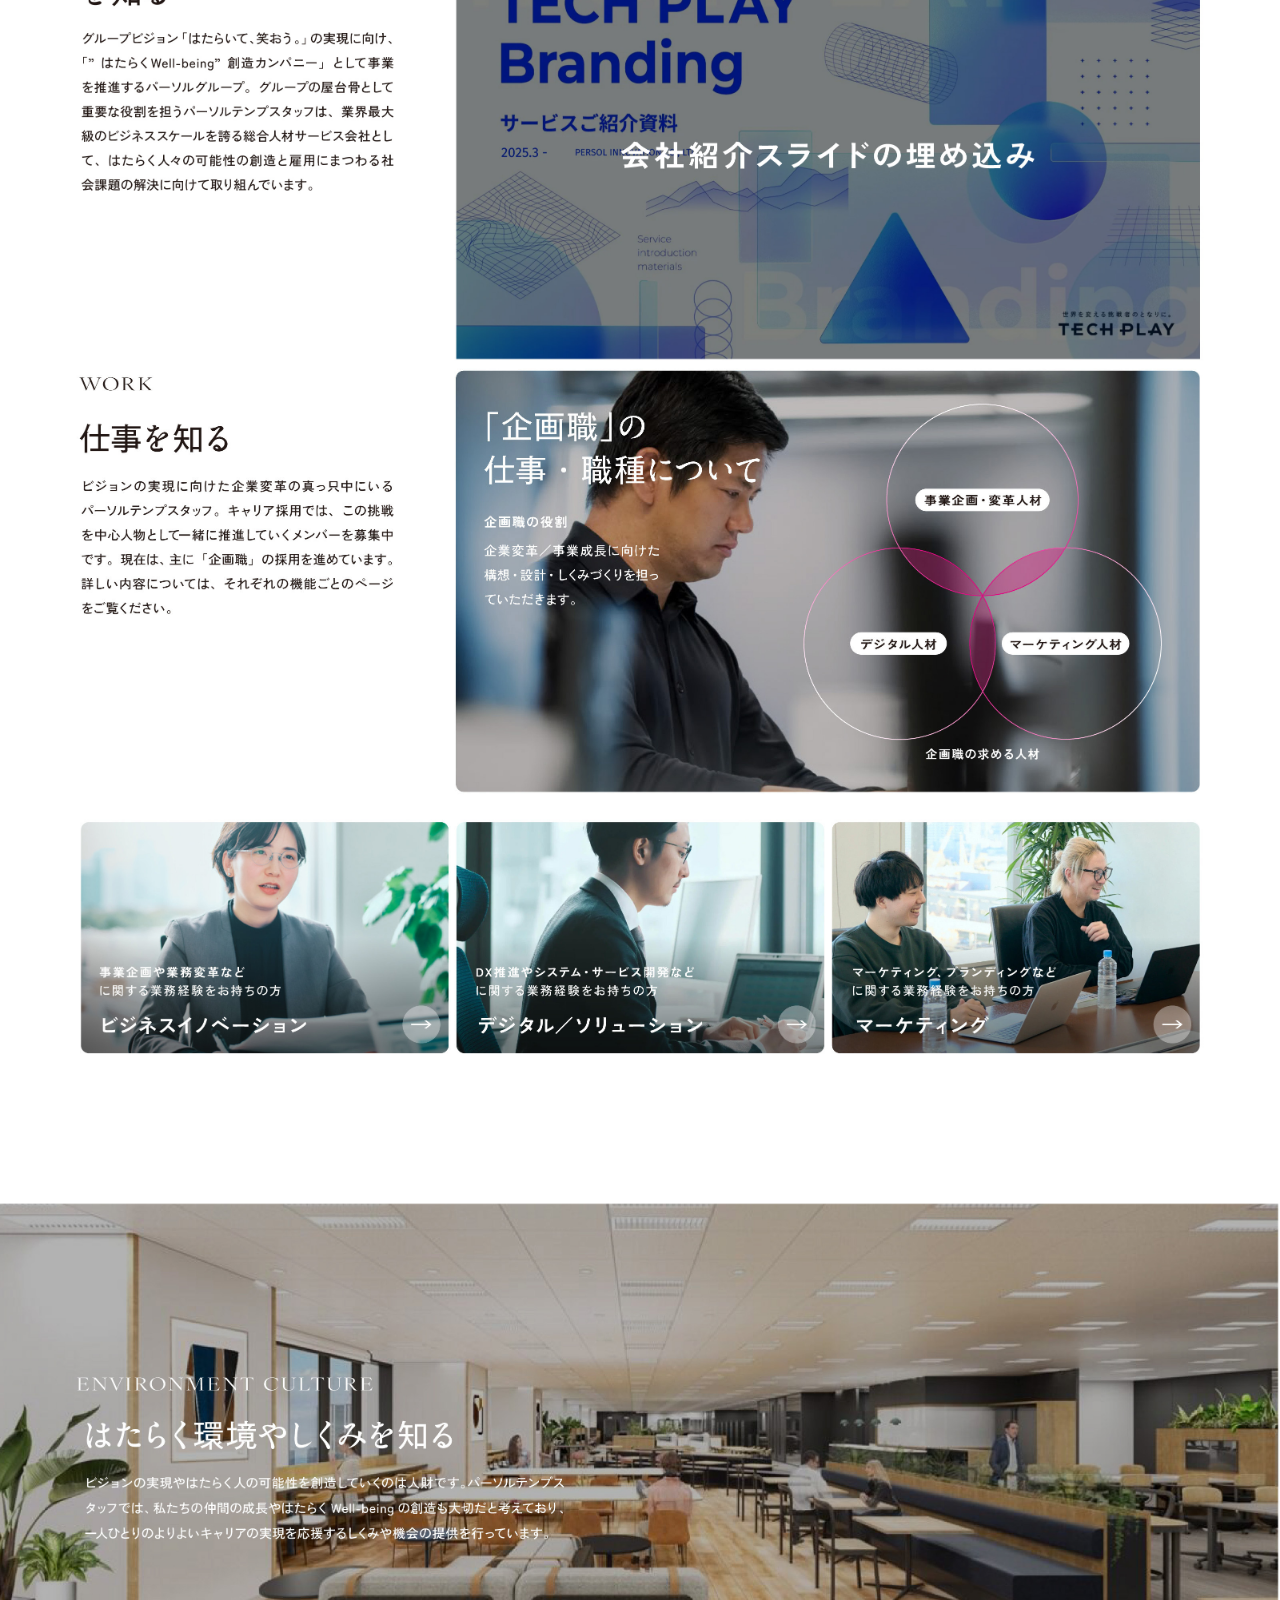
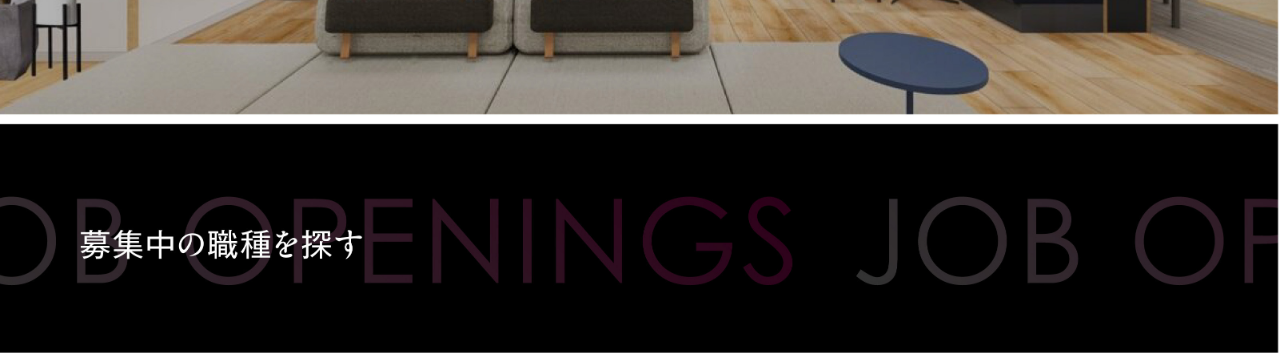
<file: site/中途A/index_slide.html>
<!DOCTYPE html>
<html lang="ja">
<head>
  <meta charset="UTF-8">
  <meta name="viewport" content="width=device-width, initial-scale=1.0">
  <title>パーソルテンプスタッフ 中途採用 — 中途A（スライド版 TOP）</title>
  <style>
    * { margin: 0; padding: 0; box-sizing: border-box; }
    body { line-height: 0; }

    .sec {
      position: relative;
      overflow: hidden;
      line-height: 0;
    }
    .sec img {
      display: block;
      width: 100%;
    }
    .sec__link {
      position: absolute;
      display: block;
      cursor: pointer;
    }

    /* ── Section 1: icon画像 上部（FV〜COMPANYセクション直前） ──
       icon: 3201×8913px
       COMPANY開始 y≈3614 → 3614/3201×100vw = 112.9vw            */
    .sec--icon-top {
      height: 112.9vw;  /* ※要確認・調整 */
    }

    /* ── Section 2: スライドCOMPANYセクション（切り出し済み画像） ──
       3201×1290px → 表示高さ = 1290/3201×100vw = 40.3vw（自動）  */
    /* 高さ指定不要: width:100% で自動計算                           */

    /* ── Section 3: icon画像 下部（COMPANYセクション以降） ──
       icon: COMPANY終了 y≈4934 → -(4934/3201×100%) = -154.1%     */
    .sec--icon-bottom img {
      margin-top: -154.1%;  /* ※要確認・調整 */
    }
  </style>
</head>
<body>

  <!-- Section 1: icon画像 上部（FV〜COMPANY直前） -->
  <div class="sec sec--icon-top">
    <img src="../../top/中途A/中途A_top_icon_saisyu_2.jpg?v=2" alt="">
  </div>

  <!-- Section 2: スライド版COMPANYセクション（切り出し済み画像） -->
  <div class="sec">
    <img src="../../top/中途A/中途A_top_slide_saisyu_slide部分.png" alt="">
  </div>

  <!-- Section 3: icon画像 下部（COMPANY以降〜フッター） -->
  <div class="sec sec--icon-bottom">
    <img src="../../top/中途A/中途A_top_icon_saisyu_2.jpg?v=2" alt="">
  </div>

</body>
</html>
</file>
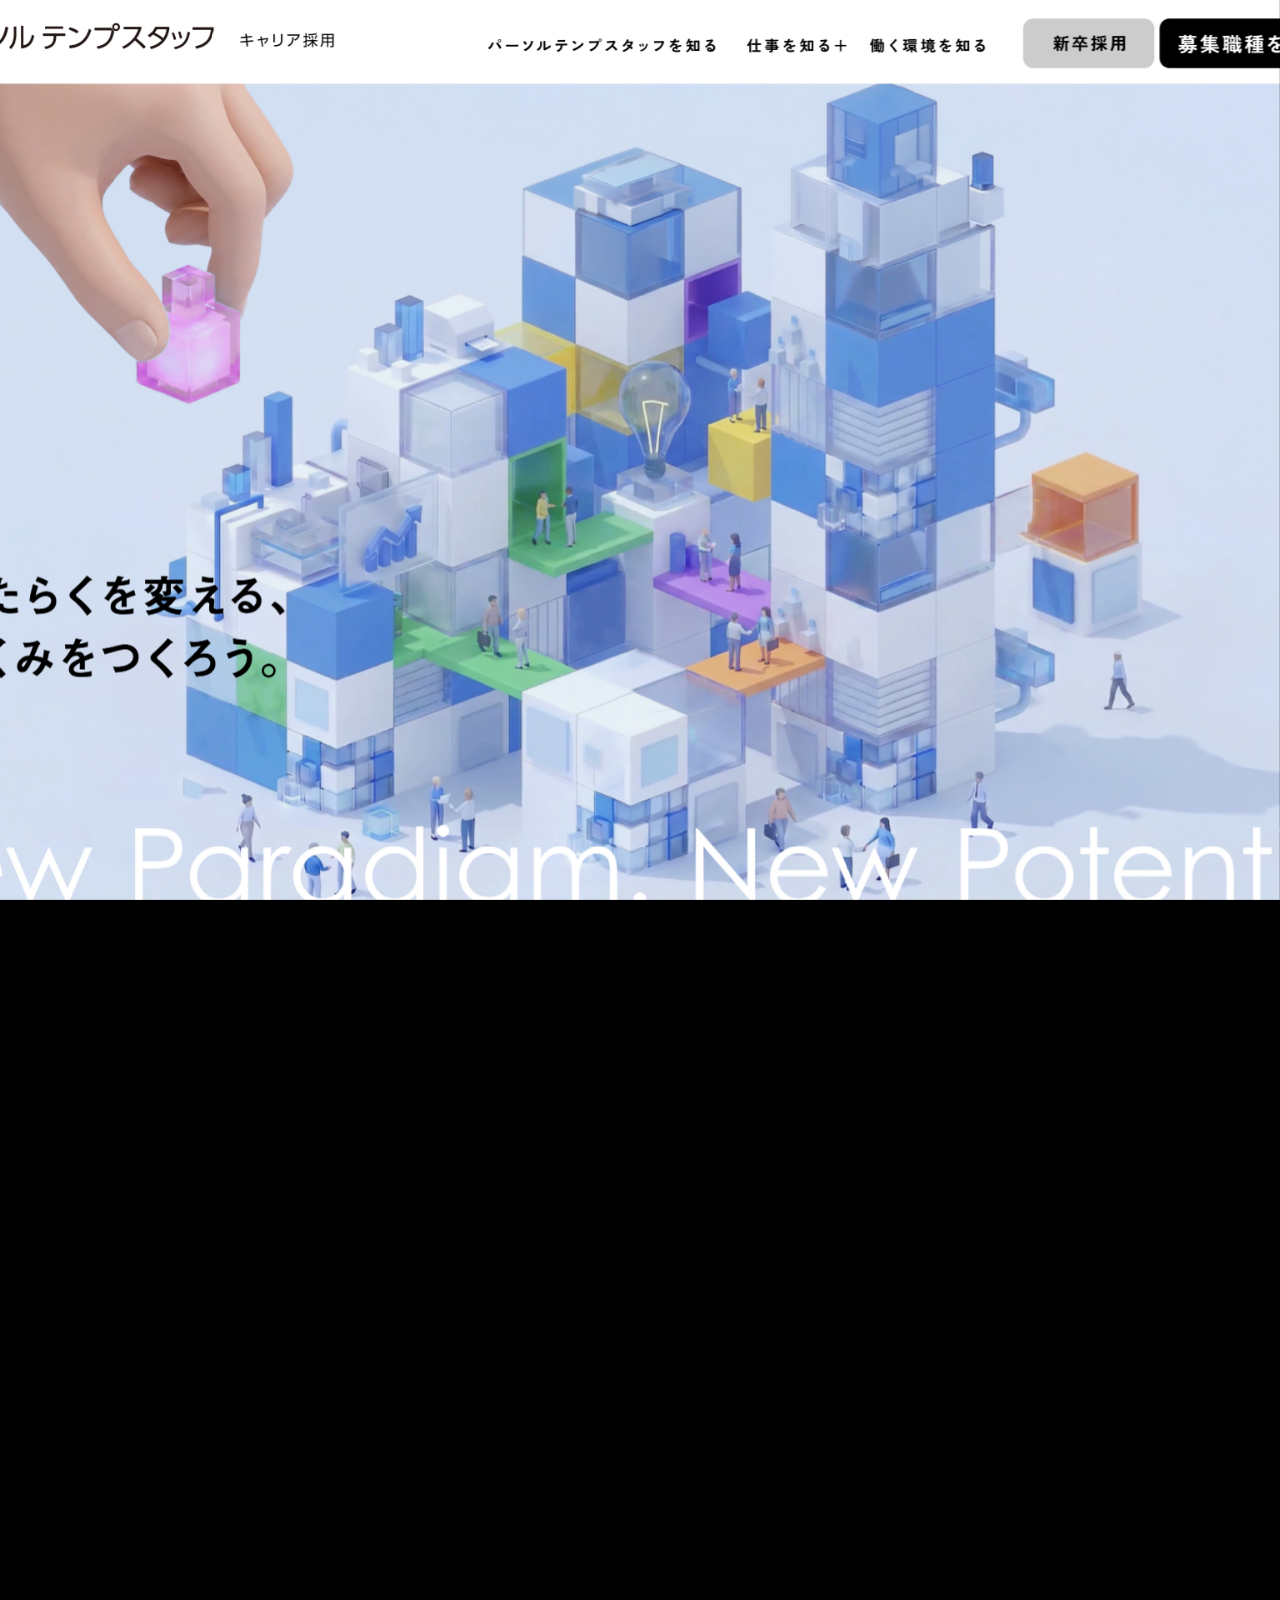
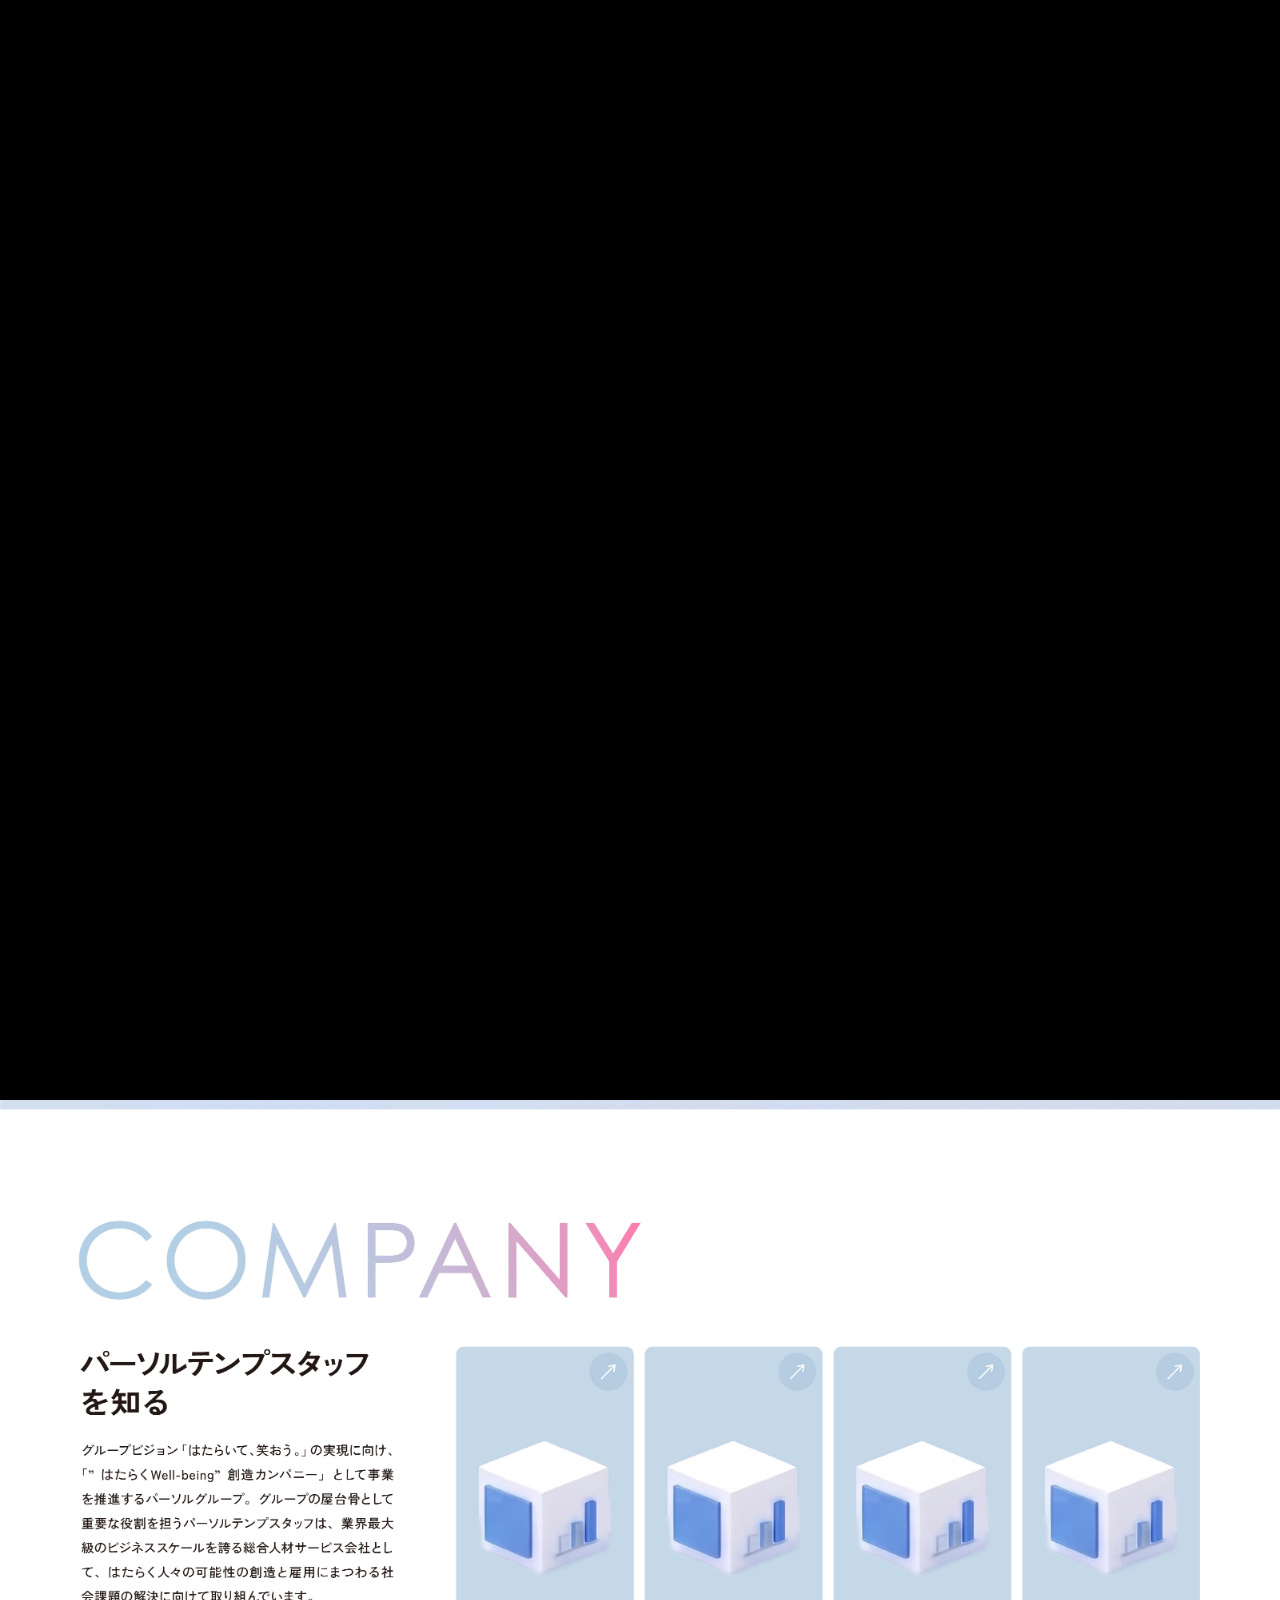
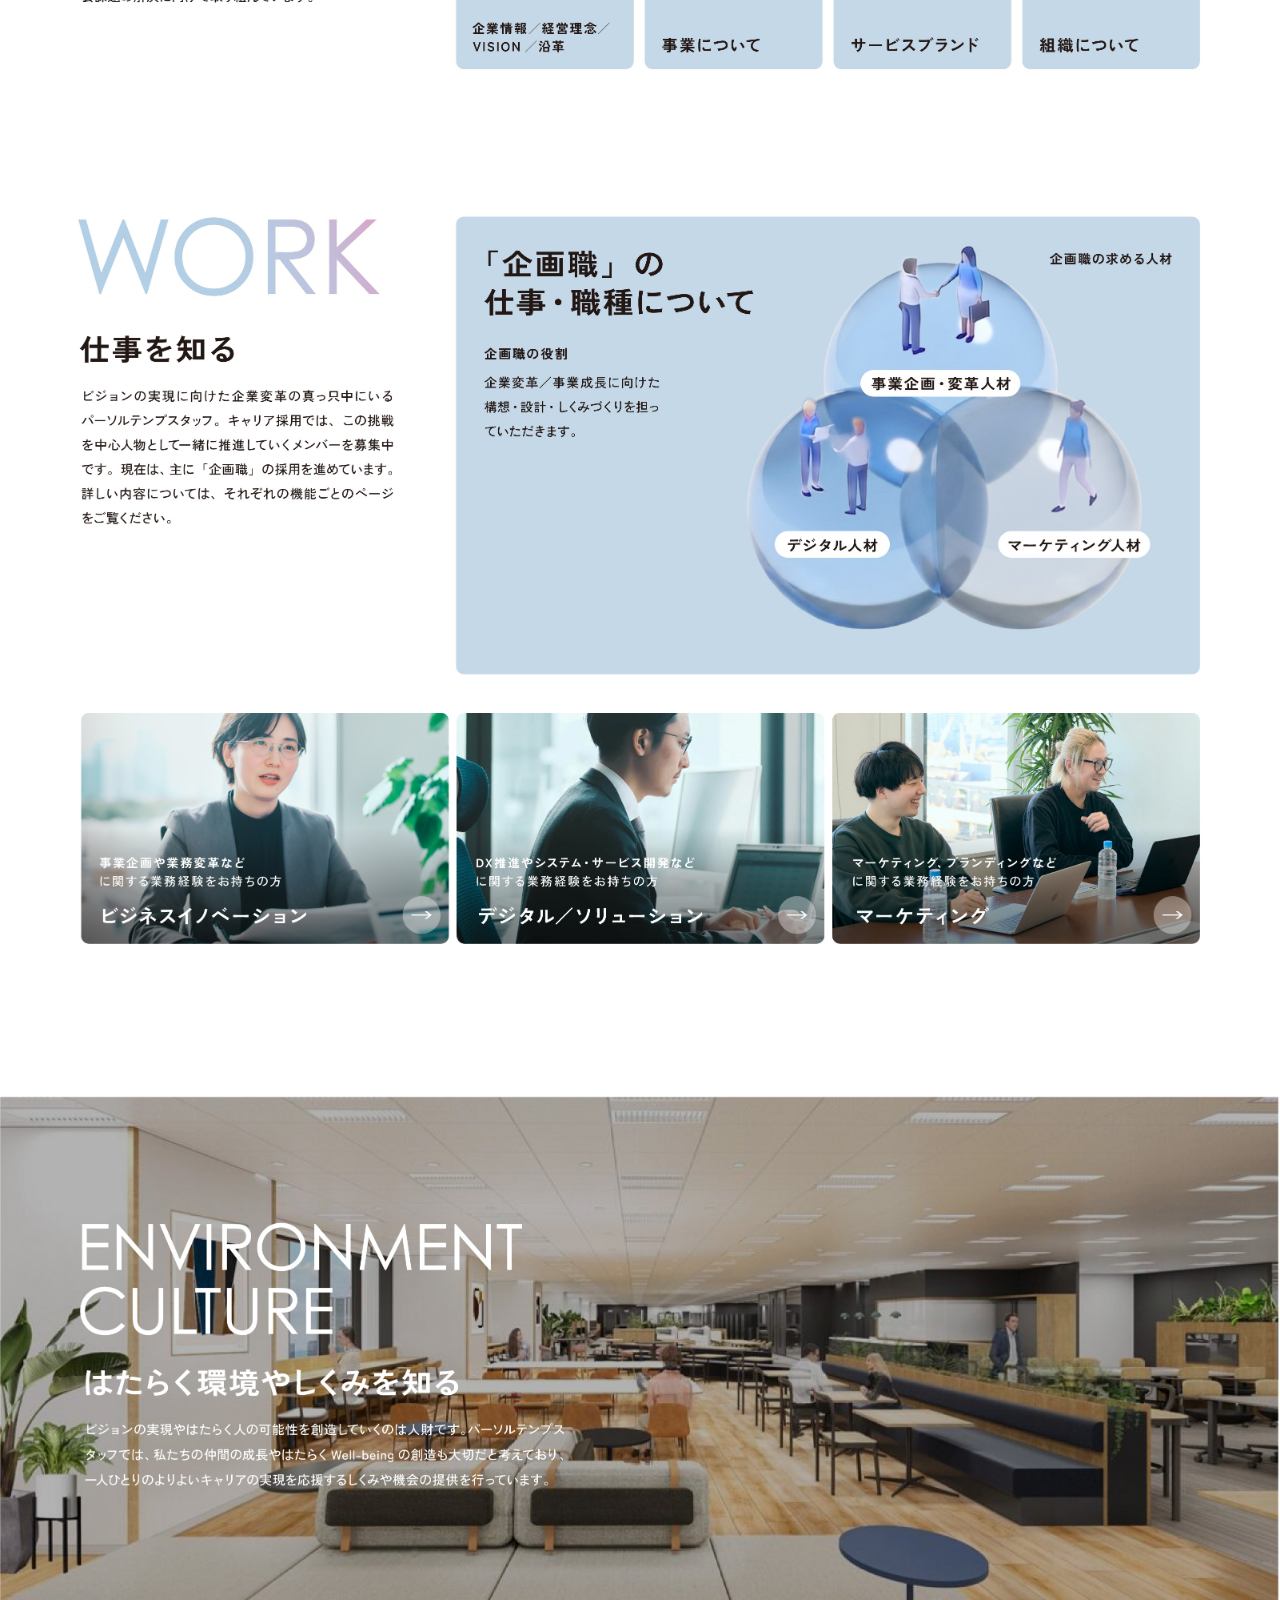
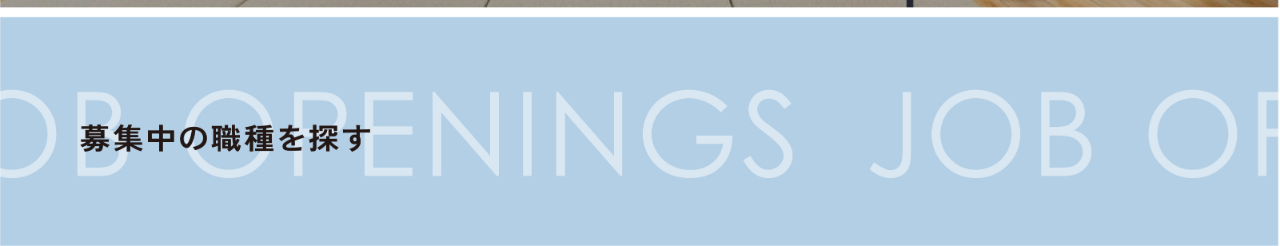
<file: site/中途B/index_icon.html>
<!DOCTYPE html>
<html lang="ja">
<head>
  <meta charset="UTF-8">
  <meta name="viewport" content="width=device-width, initial-scale=1.0">
  <title>パーソルテンプスタッフ 中途採用 — 中途B（アイコン版）</title>
  <style>
    * { margin: 0; padding: 0; box-sizing: border-box; }
    body { background: #000; line-height: 0; }

    /* ======================================================
       スクロールヒーロー（300vh sticky）
    ====================================================== */
    .scroll-hero {
      position: relative;
      height: 300vh;
    }
    .scroll-hero__inner {
      position: sticky;
      top: 0;
      height: 100svh;
      overflow: hidden;
    }

    /* ── シーン背景 ── */
    .scene-bg {
      position: absolute;
      will-change: transform;
    }

    /* Scene1: 静止・フル表示（ヘッダー常時表示） */
    .scene-bg--1 {
      inset: 0;
    }
    .scene-bg--1 img {
      display: block;
      width: 100%;
      height: 100%;
      object-fit: cover;
    }

    /* Scene2: Scene1と同じく全画面、初期は右に待機 */
    .scene-bg--2 {
      inset: 0;
      transform: translateX(100%);
    }

    /* Scene2 画像（差し替え後はクロップ不要） */
    .scene-bg--2 img {
      display: block;
      width: 100%;
      height: 100%;
      object-fit: cover;
      object-position: center center;
    }

    /* ── ボディコピー（左配置・ヘッダー下） ── */
    .hero-copy {
      position: absolute;
      top: 10%;    /* ヘッダー(7%) + 余白 */
      left: 3%;
      width: 38%;
      z-index: 10;
      pointer-events: none;
    }
    .hero-copy__para {
      display: block;
      margin-bottom: 0.8em;
    }
    .hero-copy__para:last-child { margin-bottom: 0; }
    .hero-copy__line {
      display: block;
      font-family: 'Noto Sans JP', 'Hiragino Kaku Gothic ProN', 'Yu Gothic', sans-serif;
      font-size: clamp(0.72rem, 1.0vw, 0.88rem);
      font-weight: 400;
      color: #111;
      line-height: 1.7;
      letter-spacing: 0.05em;
      opacity: 0;
      transform: translateY(-8px);
      transition: opacity 0.7s ease, transform 0.7s ease;
      will-change: opacity, transform;
    }

    /* ── キャッチコピー（左下・大きく） ── */
    .hero-catch {
      position: absolute;
      bottom: 9%;
      left: 3%;
      z-index: 10;
      pointer-events: none;
    }
    .hero-catch__line {
      display: block;
      font-family: 'Noto Sans JP', 'Hiragino Kaku Gothic ProN', 'Yu Gothic', sans-serif;
      font-size: clamp(1.85rem, 4.2vw, 3.75rem);
      font-weight: 700;
      color: #111;
      line-height: 1.4;
      letter-spacing: -0.01em;
      opacity: 0;
      transform: translateY(-8px);
      transition: opacity 0.7s ease, transform 0.7s ease;
      will-change: opacity, transform;
    }

    /* ======================================================
       デザインセクション（3Dセクションをスキップ）
    ====================================================== */
    .design-section {
      position: relative;
      overflow: hidden;
      line-height: 0;
      background: #fff;
    }
    .design-section img {
      display: block;
      width: 100%;
      height: auto;
      margin-top: -108%; /* 37% × ratio(2.912) = 107.7% */
    }
    .design-section__link {
      position: absolute;
      display: block;
      cursor: pointer;
    }
  </style>
</head>
<body>

  <!-- ===== スクロールヒーロー ===== -->
  <section class="scroll-hero" id="scrollHero">
    <div class="scroll-hero__inner">

      <!-- Scene1: FV画像（静止・ヘッダー常時表示） -->
      <div class="scene-bg scene-bg--1">
        <img src="../../fv/中途B.jpg" alt="はたらくを変える、しくみをつくろう。"
             style="object-position: center top;">
      </div>

      <!-- Scene2: 差し替え3Dイラスト -->
      <div class="scene-bg scene-bg--2">
        <img src="../../fv/中途B_fv2個目.png" alt="">
      </div>

      <!-- ボディコピー（左配置・ヘッダー下）: 15行 -->
      <div class="hero-copy">
        <p class="hero-copy__para">
          <span class="hero-copy__line">はたらくにまつわる不自由は、</span>
          <span class="hero-copy__line">根性論では解決できない。</span>
          <span class="hero-copy__line">必要なのは、人々の想いを汲みあげ、</span>
          <span class="hero-copy__line">しなやかに選択肢に変える「しくみ」だ。</span>
        </p>
        <p class="hero-copy__para">
          <span class="hero-copy__line">無理だと言われた働き方が、あたらしいふつうになる。</span>
          <span class="hero-copy__line">埋もれていた可能性に、光が当たるようになる。</span>
          <span class="hero-copy__line">派手なニュースにはならなくても、</span>
          <span class="hero-copy__line">たしかに誰かのはたらく人生を軽やかにする</span>
          <span class="hero-copy__line">「社会インフラ」をつくること。</span>
          <span class="hero-copy__line">それが私たちにしかできない</span>
          <span class="hero-copy__line">可能性創造への挑戦だと考えています。</span>
        </p>
        <p class="hero-copy__para">
          <span class="hero-copy__line">今日より先を生きる人々が</span>
          <span class="hero-copy__line">あたりまえのように、はたらいて笑える世界をめざして。</span>
          <span class="hero-copy__line">あなたとともに「はたらく」のパラダイムシフトに挑む、</span>
          <span class="hero-copy__line">パーソルテンプスタッフです。</span>
        </p>
      </div>

      <!-- キャッチコピー（左下・大きく）: 2行 -->
      <div class="hero-catch">
        <span class="hero-catch__line">はたらくを変える、</span>
        <span class="hero-catch__line">しくみをつくろう。</span>
      </div>

    </div>
  </section>

  <!-- ===== デザインセクション（3Dセクション除外） ===== -->
  <div class="design-section">
    <img src="../../top/中途B/中途B_top_icon_saisyu.jpg" alt="中途B TOP アイコン版">
    <!-- ビジネスイノベーション → 仕事・業務要件詳細へ -->
    <a href="job_detail.html?from=icon"
       class="design-section__link"
       style="top:51%;left:0;width:30.9%;height:12.5%;"
       aria-label="ビジネスイノベーション"></a>
  </div>

  <script>
  (function () {
    'use strict';

    const scene      = document.getElementById('scrollHero');
    const bg2        = document.querySelector('.scene-bg--2');
    const copyLines  = Array.from(document.querySelectorAll('.hero-copy__line'));  /* 15行 */
    const catchLines = Array.from(document.querySelectorAll('.hero-catch__line')); /* 2行 */

    const SLIDE_END   = 0.20;
    const COPY_START  = 0.20;
    const COPY_END    = 0.60;
    const CATCH_START = 0.60;
    const CATCH_END   = 0.70;

    function clamp(v, lo, hi) { return Math.max(lo, Math.min(hi, v)); }
    function easeInOut(t) { return t < 0.5 ? 2 * t * t : -1 + (4 - 2 * t) * t; }

    function update() {
      if (!scene) return;
      const rect     = scene.getBoundingClientRect();
      const scrolled = -rect.top;
      const total    = scene.offsetHeight - window.innerHeight;
      const p        = clamp(scrolled / total, 0, 1);

      /* Scene2 右からスライドイン（Scene1は静止・ヘッダー残存） */
      const slide = easeInOut(clamp(p / SLIDE_END, 0, 1));
      if (bg2) bg2.style.transform = `translateX(${(1 - slide) * 100}%)`;

      /* ボディコピー 15行: 上から下に順次フェードイン（双方向） */
      const lineCount = copyLines.length - 1 || 1;
      copyLines.forEach(function (el, i) {
        const threshold = COPY_START + (i / lineCount) * (COPY_END - COPY_START);
        el.style.opacity   = p >= threshold ? '1' : '0';
        el.style.transform = p >= threshold ? 'translateY(0)' : 'translateY(-8px)';
      });

      /* キャッチコピー 2行: 順次フェードイン（双方向） */
      const catchCount = catchLines.length - 1 || 1;
      catchLines.forEach(function (el, i) {
        const threshold = CATCH_START + (i / catchCount) * (CATCH_END - CATCH_START);
        el.style.opacity   = p >= threshold ? '1' : '0';
        el.style.transform = p >= threshold ? 'translateY(0)' : 'translateY(-8px)';
      });
    }

    window.addEventListener('scroll', update, { passive: true });
    update(); /* 初期状態セット */

  }());
  </script>

</body>
</html>
</file>
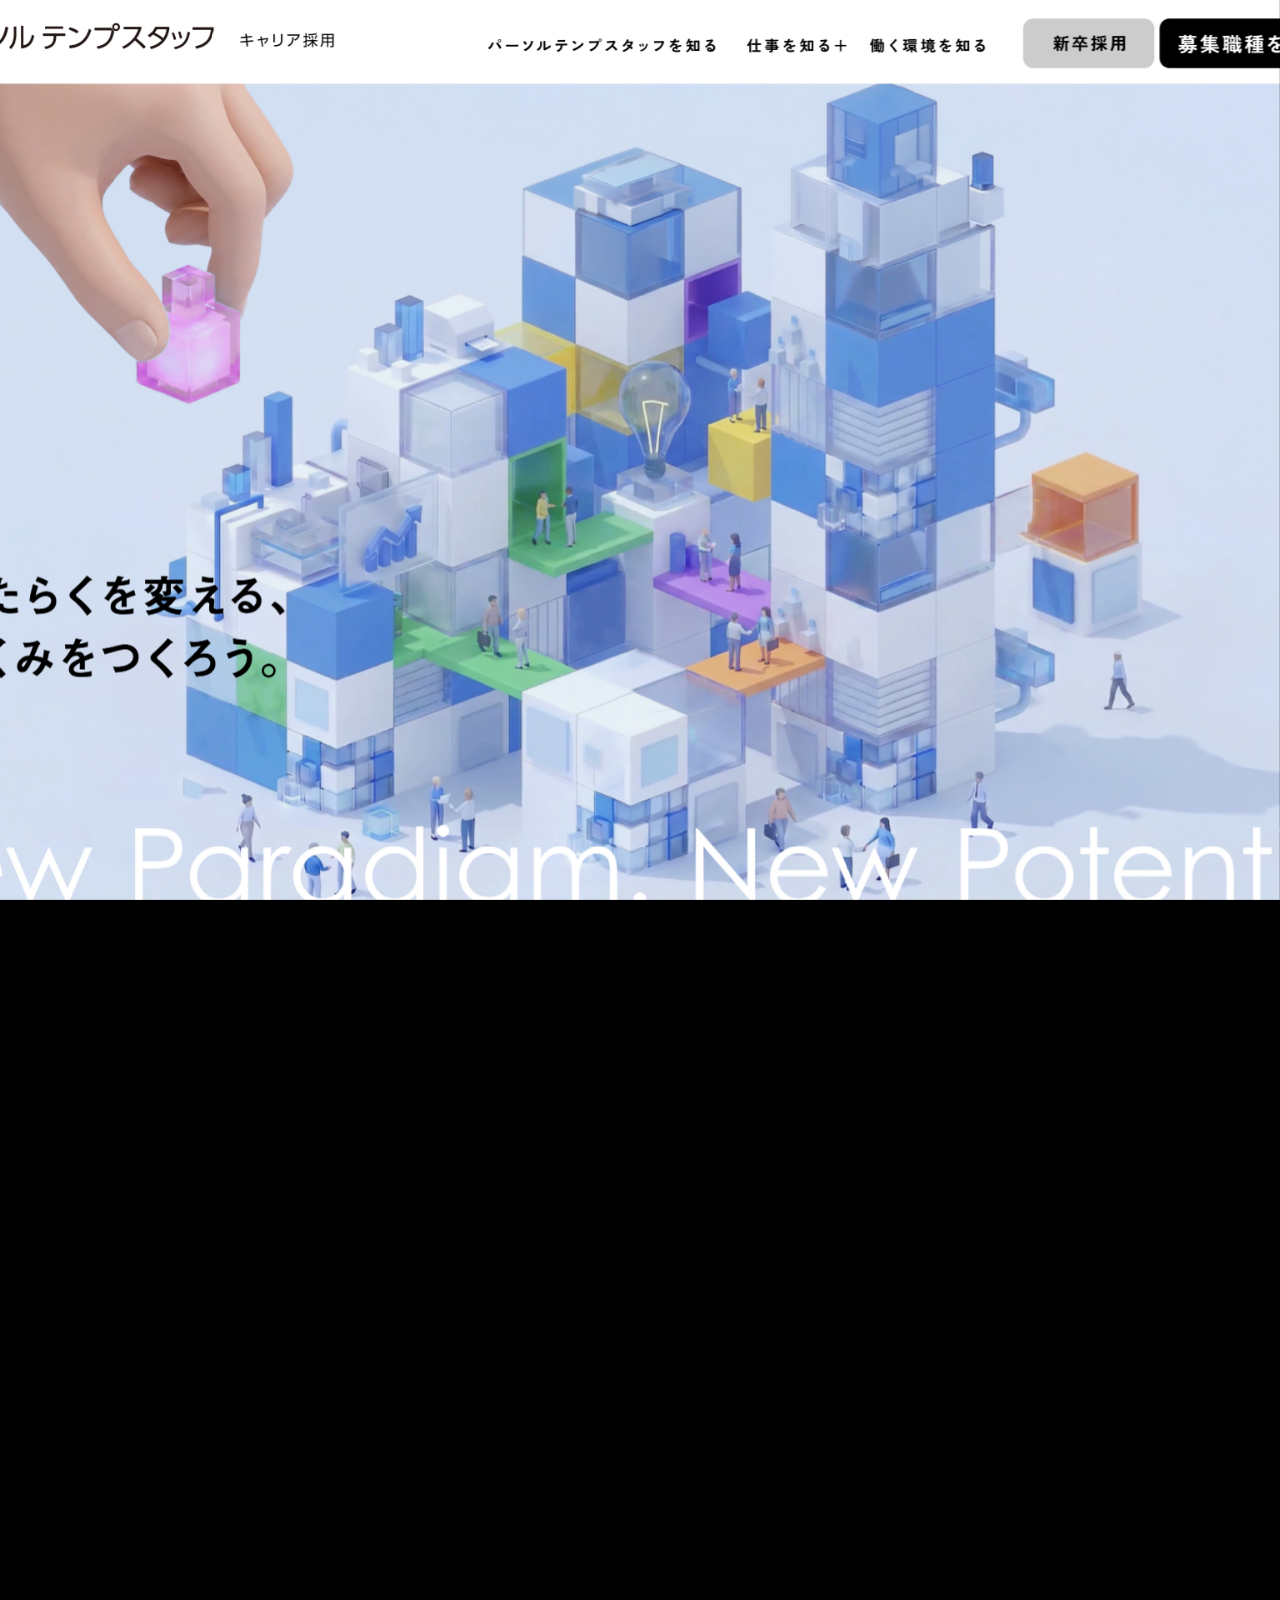
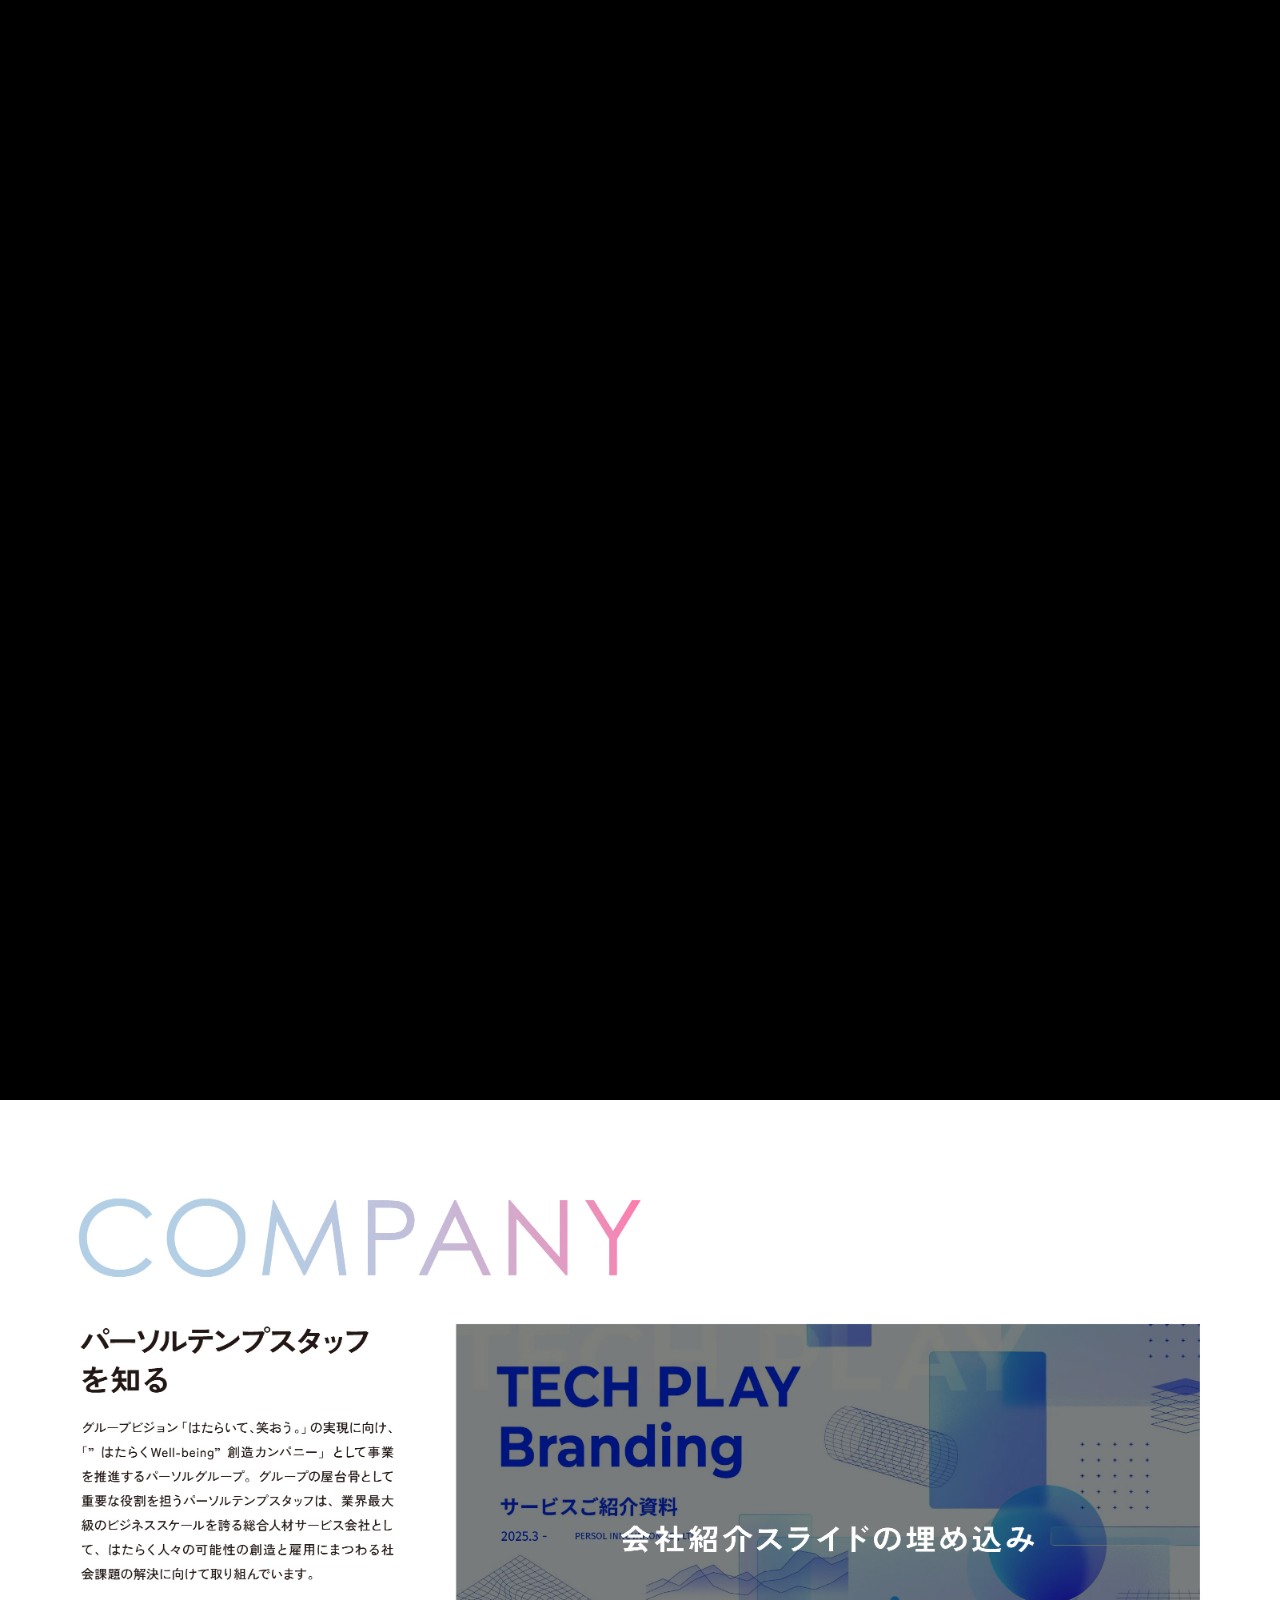
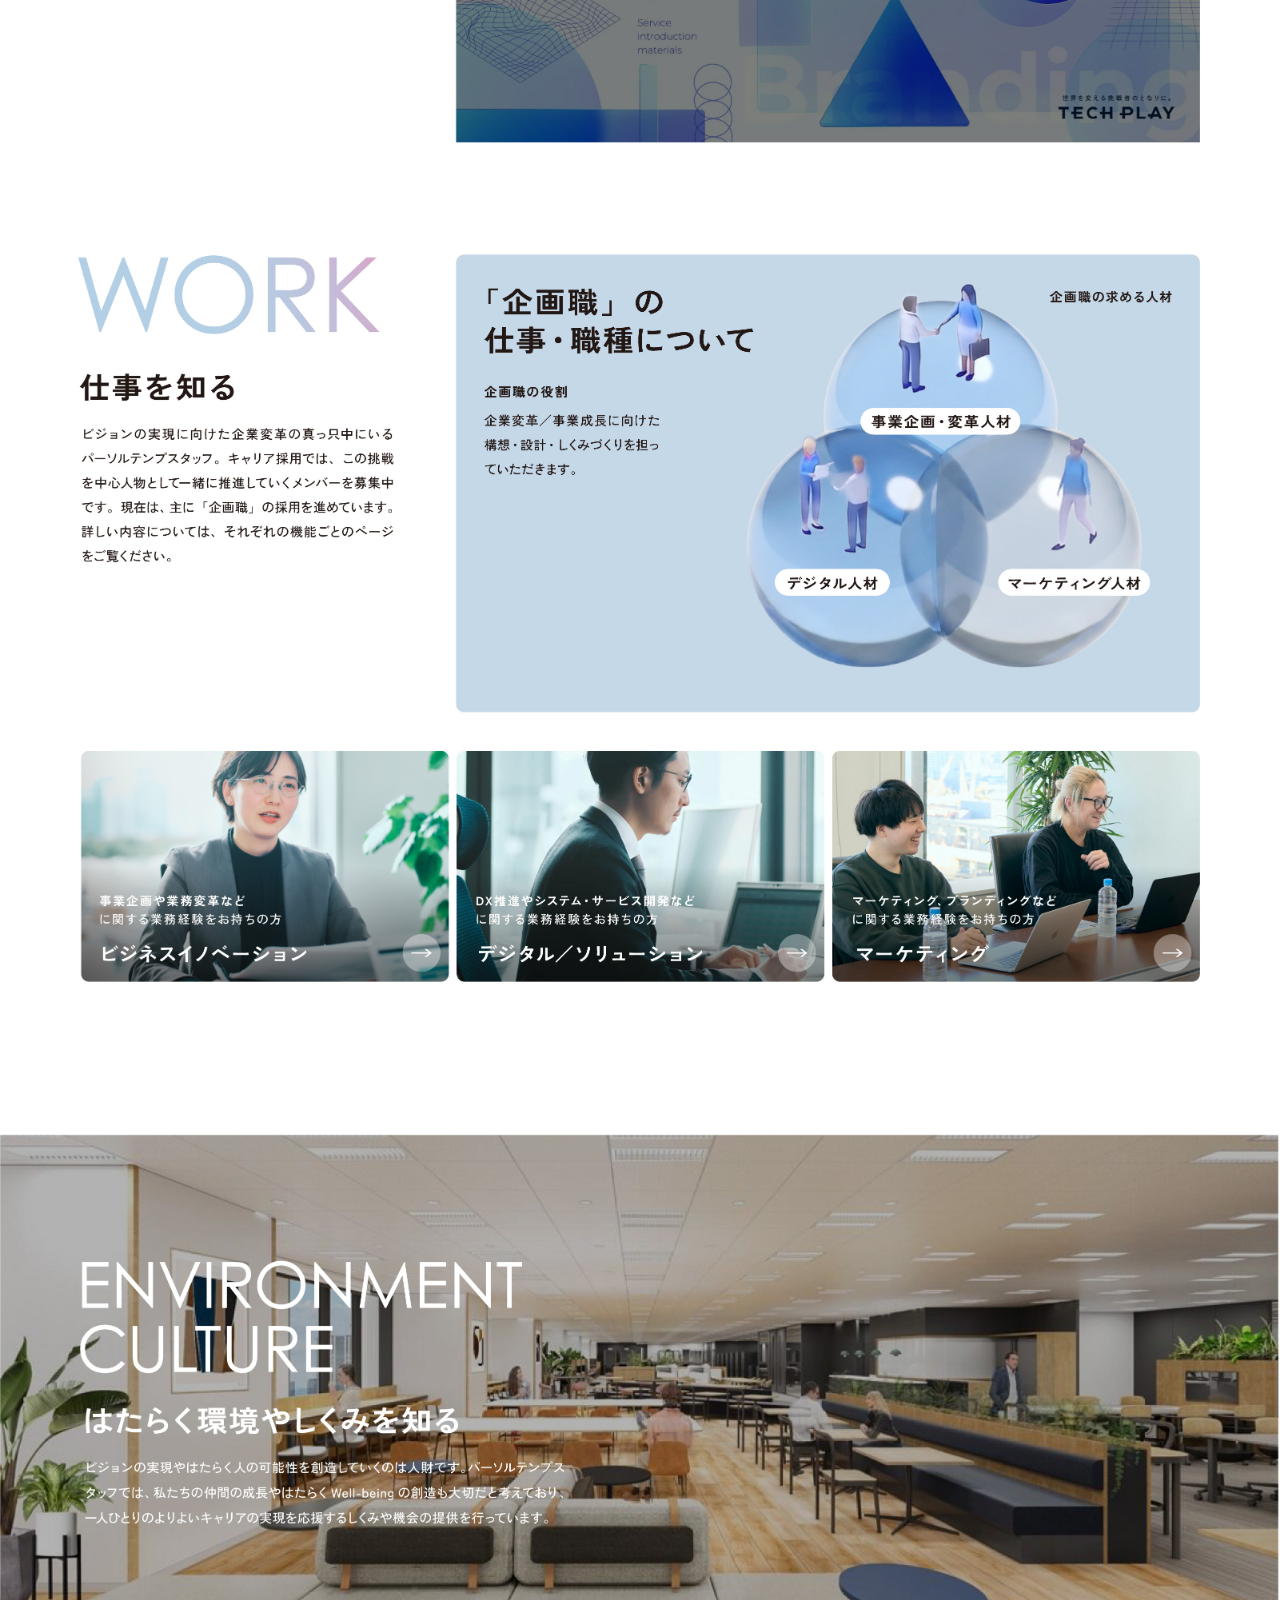
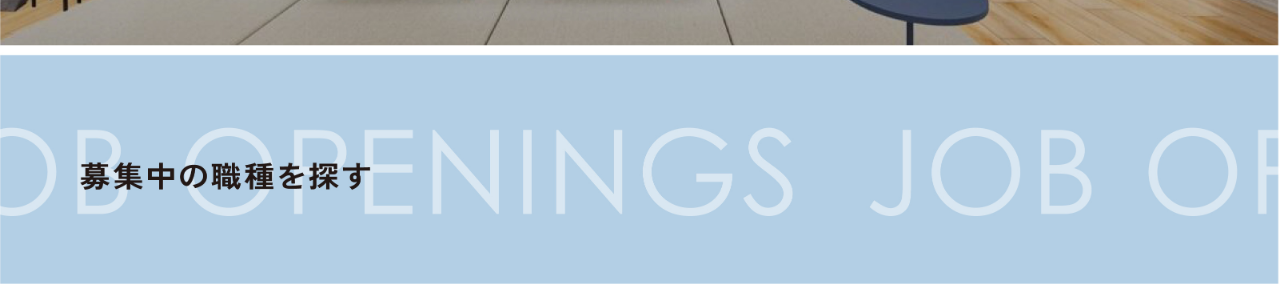
<file: site/中途B/index_slide.html>
<!DOCTYPE html>
<html lang="ja">
<head>
  <meta charset="UTF-8">
  <meta name="viewport" content="width=device-width, initial-scale=1.0">
  <title>パーソルテンプスタッフ 中途採用 — 中途B（スライド版）</title>
  <style>
    * { margin: 0; padding: 0; box-sizing: border-box; }
    body { background: #000; line-height: 0; }

    /* ======================================================
       スクロールヒーロー（300vh sticky）
    ====================================================== */
    .scroll-hero {
      position: relative;
      height: 300vh;
    }
    .scroll-hero__inner {
      position: sticky;
      top: 0;
      height: 100svh;
      overflow: hidden;
    }

    /* ── シーン背景 ── */
    .scene-bg {
      position: absolute;
      will-change: transform;
    }

    /* Scene1: 静止・フル表示（ヘッダー常時表示） */
    .scene-bg--1 {
      inset: 0;
    }
    .scene-bg--1 img {
      display: block;
      width: 100%;
      height: 100%;
      object-fit: cover;
    }

    /* Scene2: Scene1と同じく全画面、初期は右に待機 */
    .scene-bg--2 {
      inset: 0;
      transform: translateX(100%);
    }

    /* Scene2 画像（差し替え後はクロップ不要） */
    .scene-bg--2 img {
      display: block;
      width: 100%;
      height: 100%;
      object-fit: cover;
      object-position: center center;
    }

    /* ── ボディコピー（左配置・ヘッダー下） ── */
    .hero-copy {
      position: absolute;
      top: 10%;    /* ヘッダー(7%) + 余白 */
      left: 3%;
      width: 38%;
      z-index: 10;
      pointer-events: none;
    }
    .hero-copy__para {
      display: block;
      margin-bottom: 0.8em;
    }
    .hero-copy__para:last-child { margin-bottom: 0; }
    .hero-copy__line {
      display: block;
      font-family: 'Noto Sans JP', 'Hiragino Kaku Gothic ProN', 'Yu Gothic', sans-serif;
      font-size: clamp(0.72rem, 1.0vw, 0.88rem);
      font-weight: 400;
      color: #111;
      line-height: 1.7;
      letter-spacing: 0.05em;
      opacity: 0;
      transform: translateY(-8px);
      transition: opacity 0.7s ease, transform 0.7s ease;
      will-change: opacity, transform;
    }

    /* ── キャッチコピー（左下・大きく） ── */
    .hero-catch {
      position: absolute;
      bottom: 9%;
      left: 3%;
      z-index: 10;
      pointer-events: none;
    }
    .hero-catch__line {
      display: block;
      font-family: 'Noto Sans JP', 'Hiragino Kaku Gothic ProN', 'Yu Gothic', sans-serif;
      font-size: clamp(1.85rem, 4.2vw, 3.75rem);
      font-weight: 700;
      color: #111;
      line-height: 1.4;
      letter-spacing: -0.01em;
      opacity: 0;
      transform: translateY(-8px);
      transition: opacity 0.7s ease, transform 0.7s ease;
      will-change: opacity, transform;
    }

    /* ======================================================
       デザインセクション（3Dセクションをスキップ）
    ====================================================== */
    .design-section {
      position: relative;
      overflow: hidden;
      line-height: 0;
      background: #fff;
    }
    .design-section img {
      display: block;
      width: 100%;
      height: auto;
      margin-top: -110%; /* 37% × ratio(2.963) = 109.6% */
    }
    .design-section__link {
      position: absolute;
      display: block;
      cursor: pointer;
    }
  </style>
</head>
<body>

  <!-- ===== スクロールヒーロー ===== -->
  <section class="scroll-hero" id="scrollHero">
    <div class="scroll-hero__inner">

      <!-- Scene1: FV画像（静止・ヘッダー常時表示） -->
      <div class="scene-bg scene-bg--1">
        <img src="../../fv/中途B.jpg" alt="はたらくを変える、しくみをつくろう。"
             style="object-position: center top;">
      </div>

      <!-- Scene2: 差し替え3Dイラスト -->
      <div class="scene-bg scene-bg--2">
        <img src="../../fv/中途B_fv2個目.png" alt="">
      </div>

      <!-- ボディコピー（左配置・ヘッダー下）: 15行 -->
      <div class="hero-copy">
        <p class="hero-copy__para">
          <span class="hero-copy__line">はたらくにまつわる不自由は、</span>
          <span class="hero-copy__line">根性論では解決できない。</span>
          <span class="hero-copy__line">必要なのは、人々の想いを汲みあげ、</span>
          <span class="hero-copy__line">しなやかに選択肢に変える「しくみ」だ。</span>
        </p>
        <p class="hero-copy__para">
          <span class="hero-copy__line">無理だと言われた働き方が、あたらしいふつうになる。</span>
          <span class="hero-copy__line">埋もれていた可能性に、光が当たるようになる。</span>
          <span class="hero-copy__line">派手なニュースにはならなくても、</span>
          <span class="hero-copy__line">たしかに誰かのはたらく人生を軽やかにする</span>
          <span class="hero-copy__line">「社会インフラ」をつくること。</span>
          <span class="hero-copy__line">それが私たちにしかできない</span>
          <span class="hero-copy__line">可能性創造への挑戦だと考えています。</span>
        </p>
        <p class="hero-copy__para">
          <span class="hero-copy__line">今日より先を生きる人々が</span>
          <span class="hero-copy__line">あたりまえのように、はたらいて笑える世界をめざして。</span>
          <span class="hero-copy__line">あなたとともに「はたらく」のパラダイムシフトに挑む、</span>
          <span class="hero-copy__line">パーソルテンプスタッフです。</span>
        </p>
      </div>

      <!-- キャッチコピー（左下・大きく）: 2行 -->
      <div class="hero-catch">
        <span class="hero-catch__line">はたらくを変える、</span>
        <span class="hero-catch__line">しくみをつくろう。</span>
      </div>

    </div>
  </section>

  <!-- ===== デザインセクション（3Dセクション除外） ===== -->
  <div class="design-section">
    <img src="../../top/中途B/中途B_top_slide_saisyu.jpg" alt="中途B TOP スライド版">
    <!-- ビジネスイノベーション → 仕事・業務要件詳細へ -->
    <a href="job_detail.html?from=slide"
       class="design-section__link"
       style="top:52%;left:0;width:30.9%;height:12.4%;"
       aria-label="ビジネスイノベーション"></a>
  </div>

  <script>
  (function () {
    'use strict';

    const scene      = document.getElementById('scrollHero');
    const bg2        = document.querySelector('.scene-bg--2');
    const copyLines  = Array.from(document.querySelectorAll('.hero-copy__line'));  /* 15行 */
    const catchLines = Array.from(document.querySelectorAll('.hero-catch__line')); /* 2行 */

    const SLIDE_END   = 0.20;
    const COPY_START  = 0.20;
    const COPY_END    = 0.60;
    const CATCH_START = 0.60;
    const CATCH_END   = 0.70;

    function clamp(v, lo, hi) { return Math.max(lo, Math.min(hi, v)); }
    function easeInOut(t) { return t < 0.5 ? 2 * t * t : -1 + (4 - 2 * t) * t; }

    function update() {
      if (!scene) return;
      const rect     = scene.getBoundingClientRect();
      const scrolled = -rect.top;
      const total    = scene.offsetHeight - window.innerHeight;
      const p        = clamp(scrolled / total, 0, 1);

      /* Scene2 右からスライドイン（Scene1は静止・ヘッダー残存） */
      const slide = easeInOut(clamp(p / SLIDE_END, 0, 1));
      if (bg2) bg2.style.transform = `translateX(${(1 - slide) * 100}%)`;

      /* ボディコピー 15行: 上から下に順次フェードイン（双方向） */
      const lineCount = copyLines.length - 1 || 1;
      copyLines.forEach(function (el, i) {
        const threshold = COPY_START + (i / lineCount) * (COPY_END - COPY_START);
        el.style.opacity   = p >= threshold ? '1' : '0';
        el.style.transform = p >= threshold ? 'translateY(0)' : 'translateY(-8px)';
      });

      /* キャッチコピー 2行: 順次フェードイン（双方向） */
      const catchCount = catchLines.length - 1 || 1;
      catchLines.forEach(function (el, i) {
        const threshold = CATCH_START + (i / catchCount) * (CATCH_END - CATCH_START);
        el.style.opacity   = p >= threshold ? '1' : '0';
        el.style.transform = p >= threshold ? 'translateY(0)' : 'translateY(-8px)';
      });
    }

    window.addEventListener('scroll', update, { passive: true });
    update(); /* 初期状態セット */

  }());
  </script>

</body>
</html>
</file>
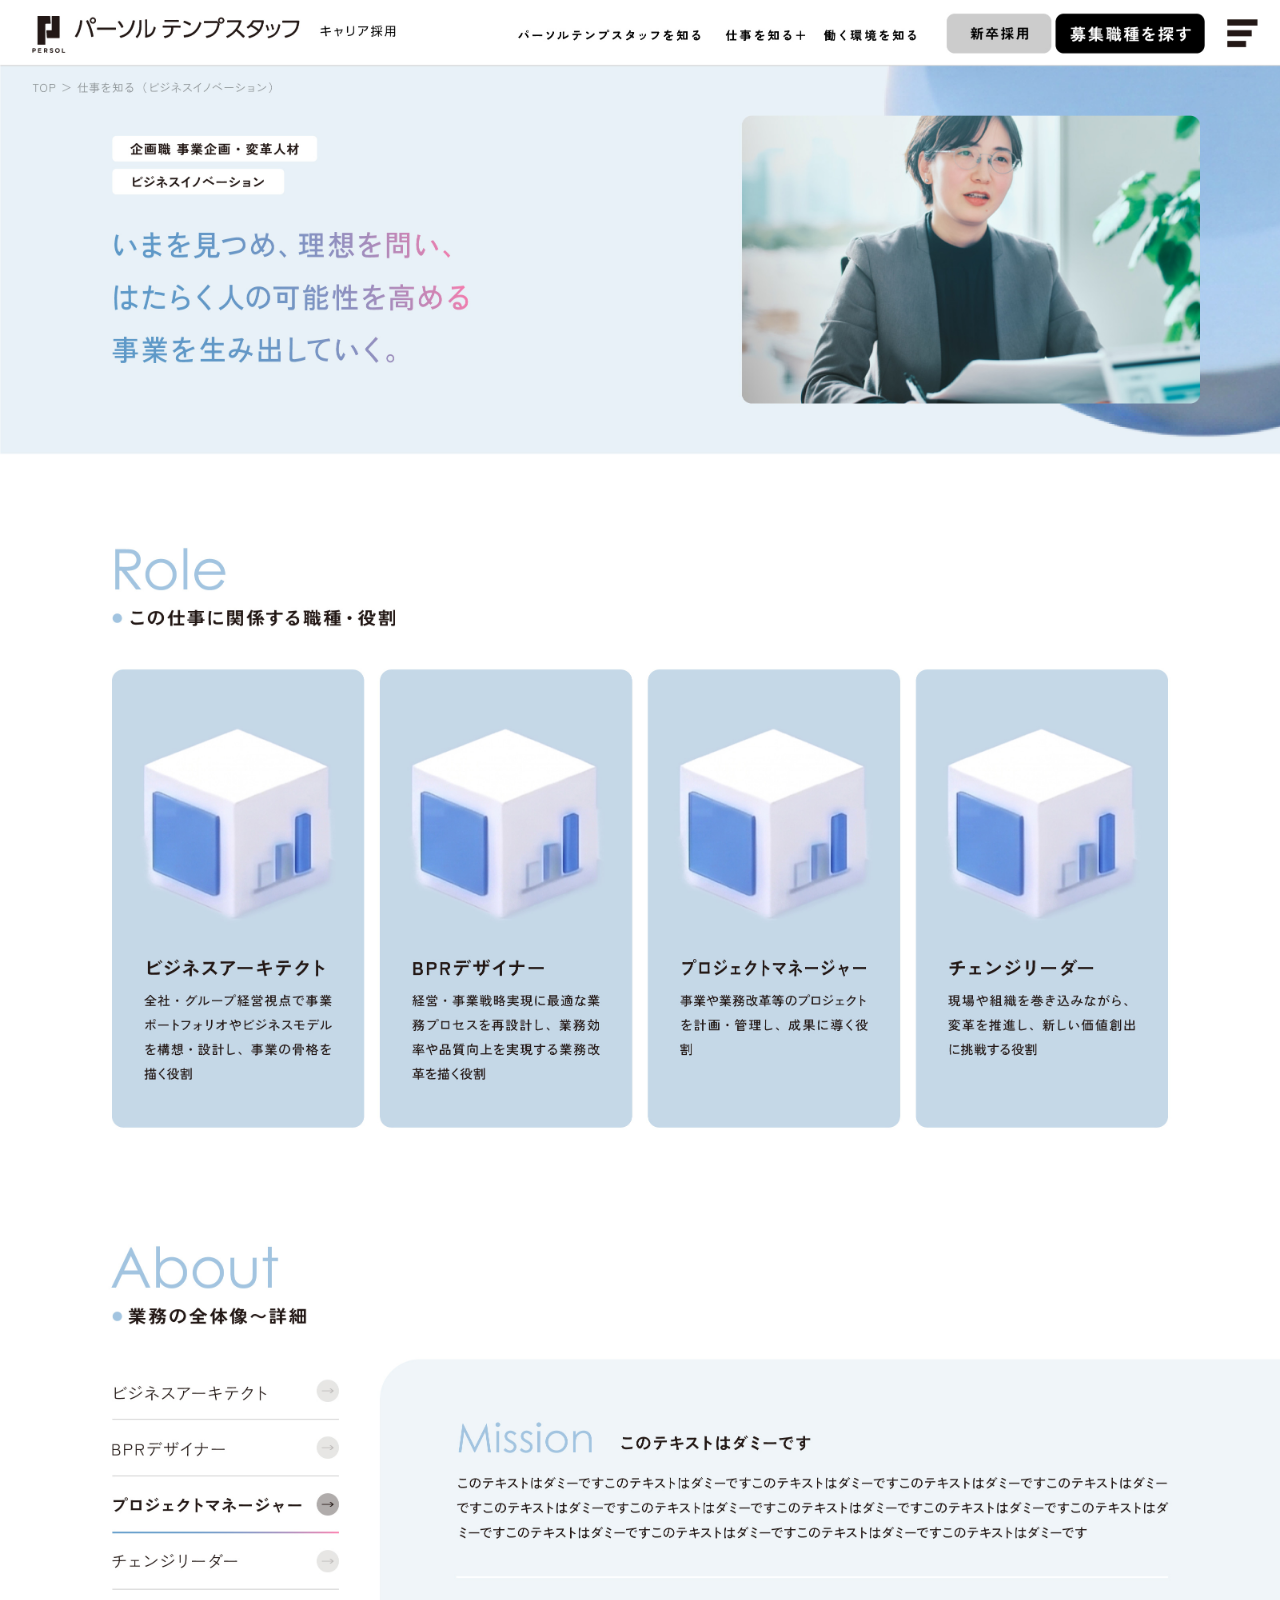
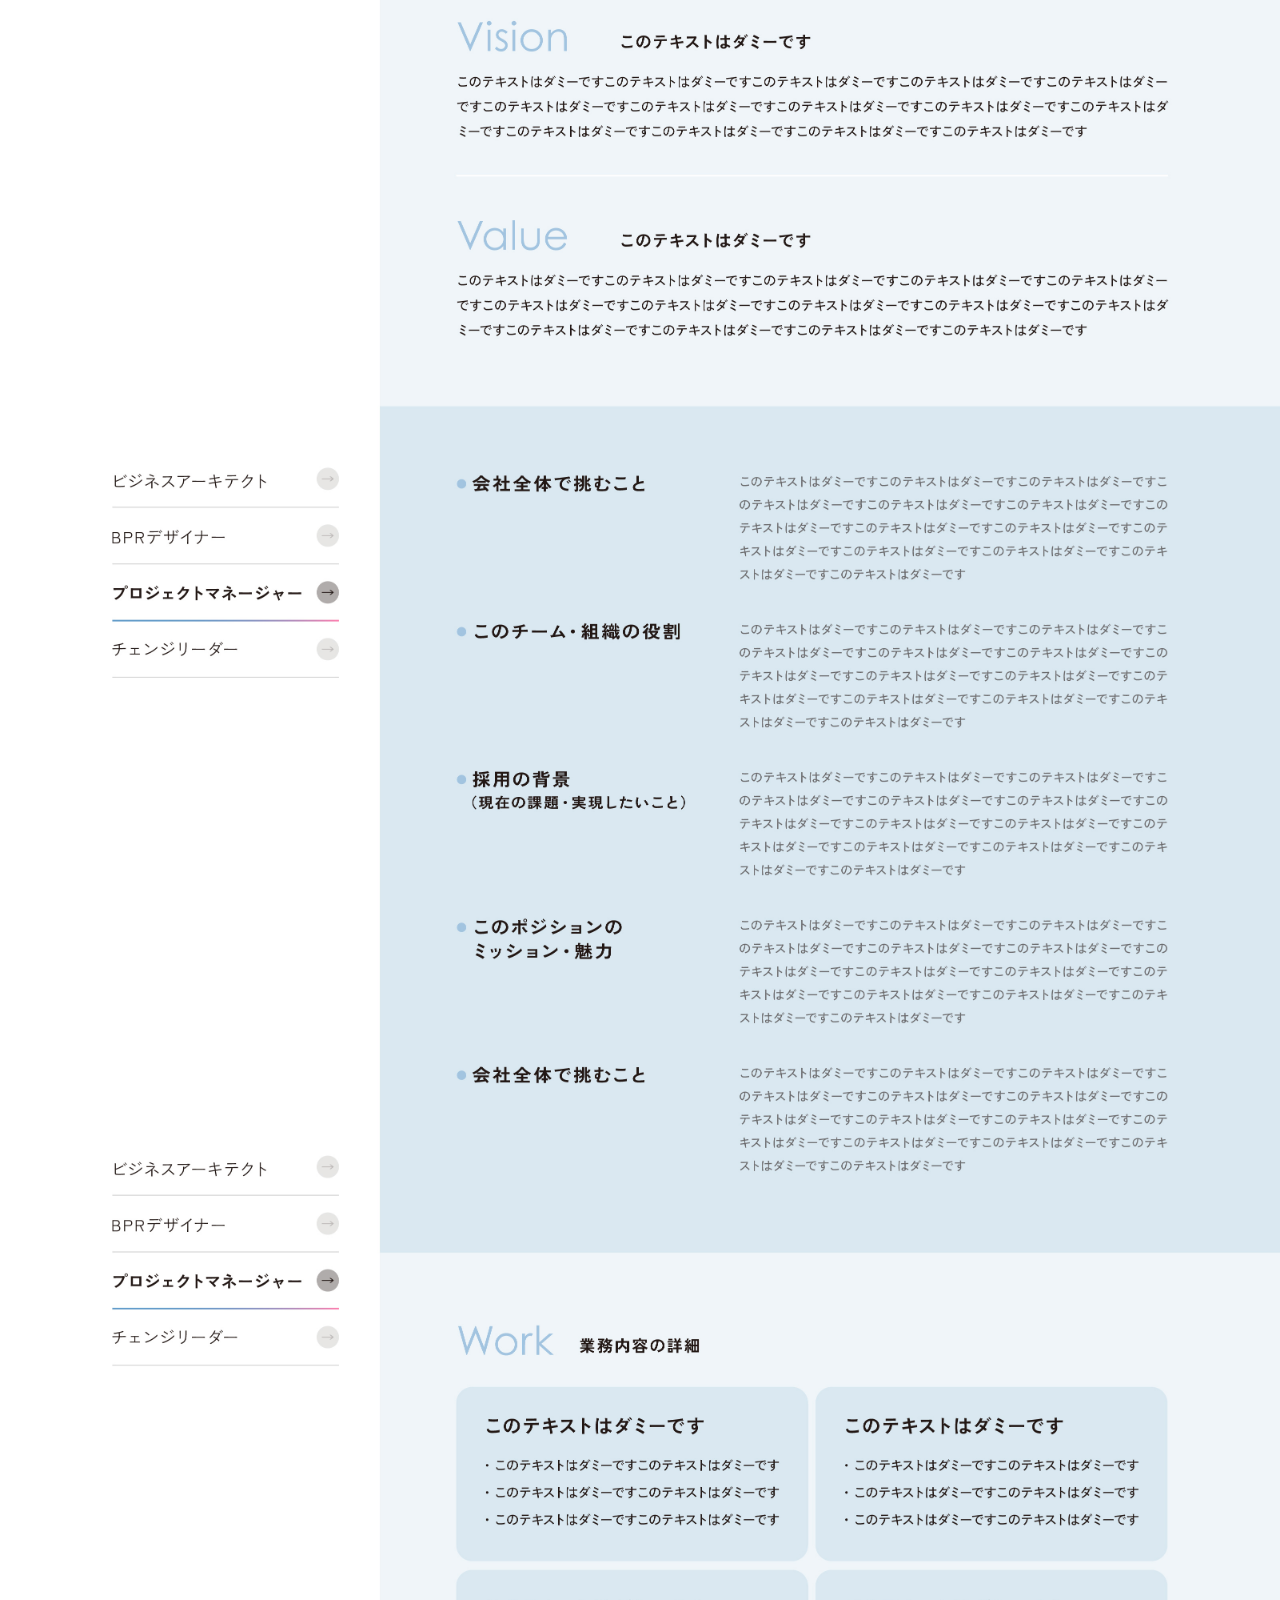
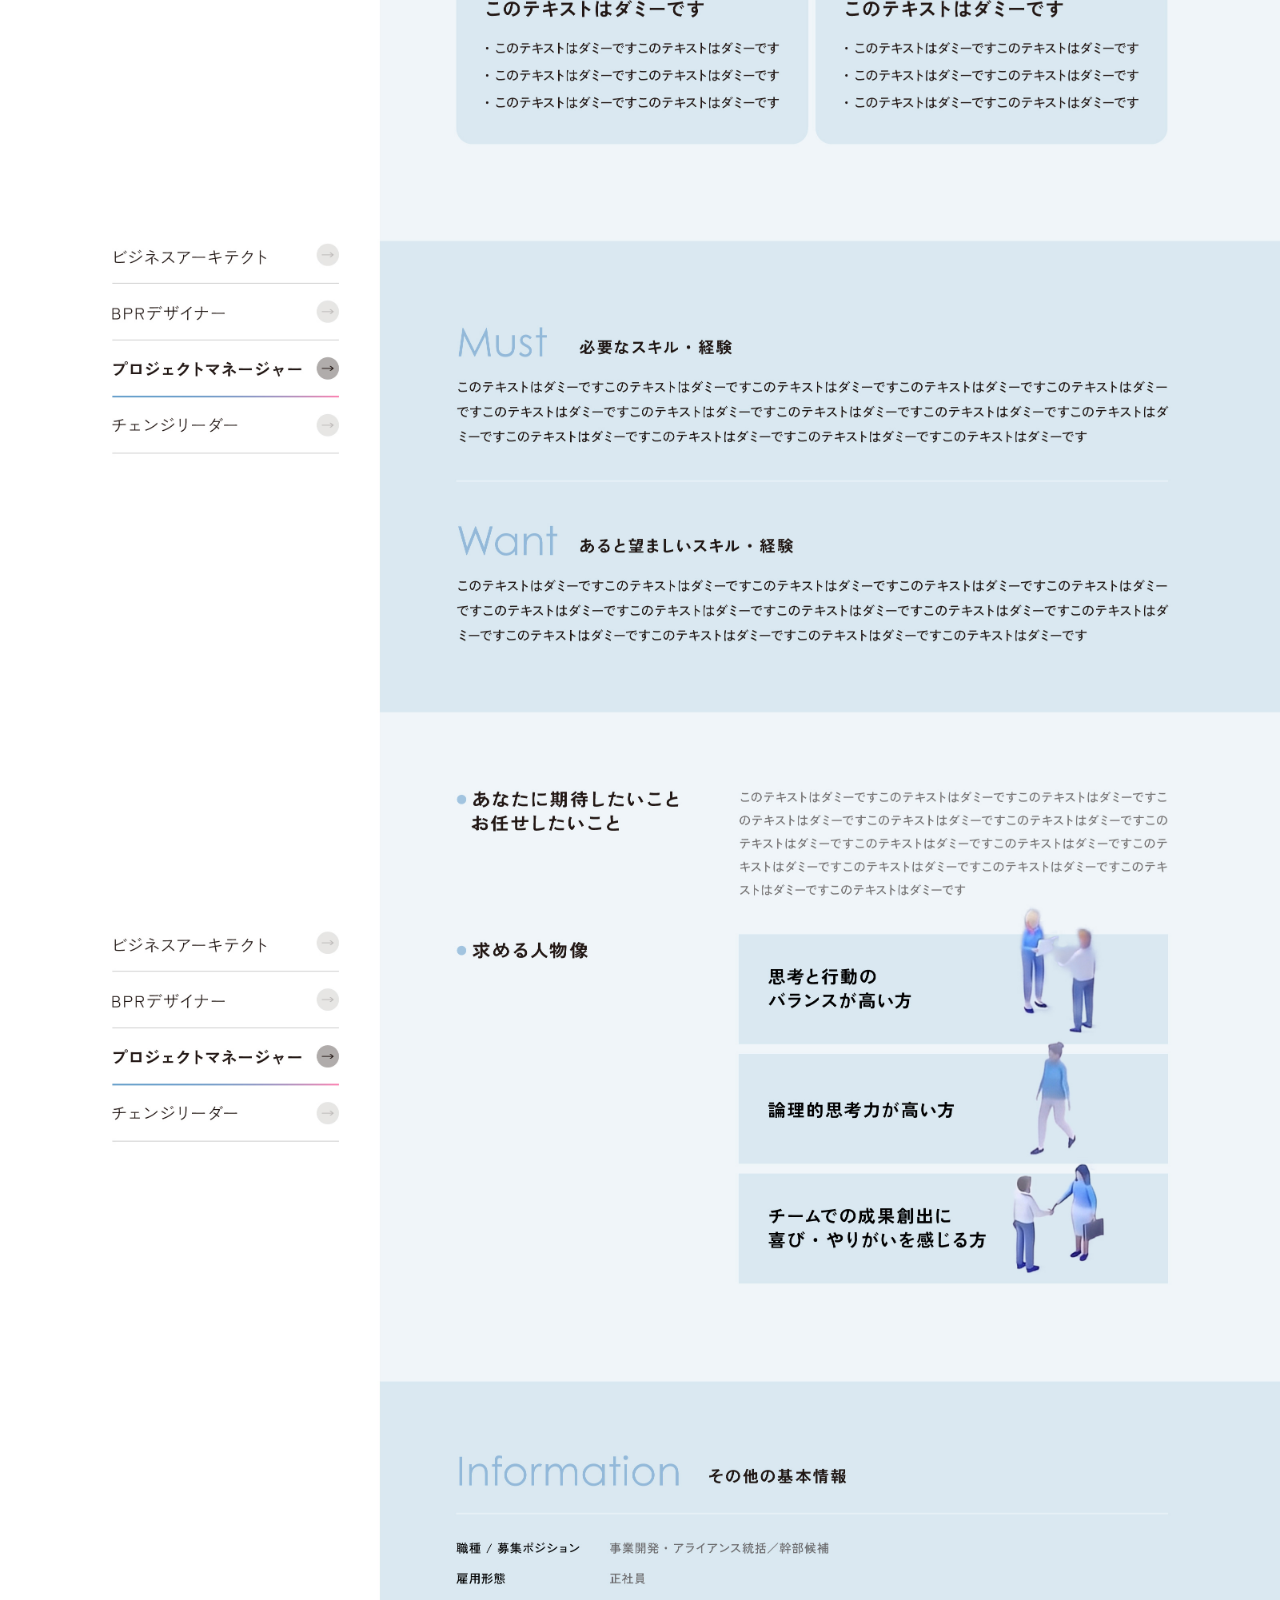
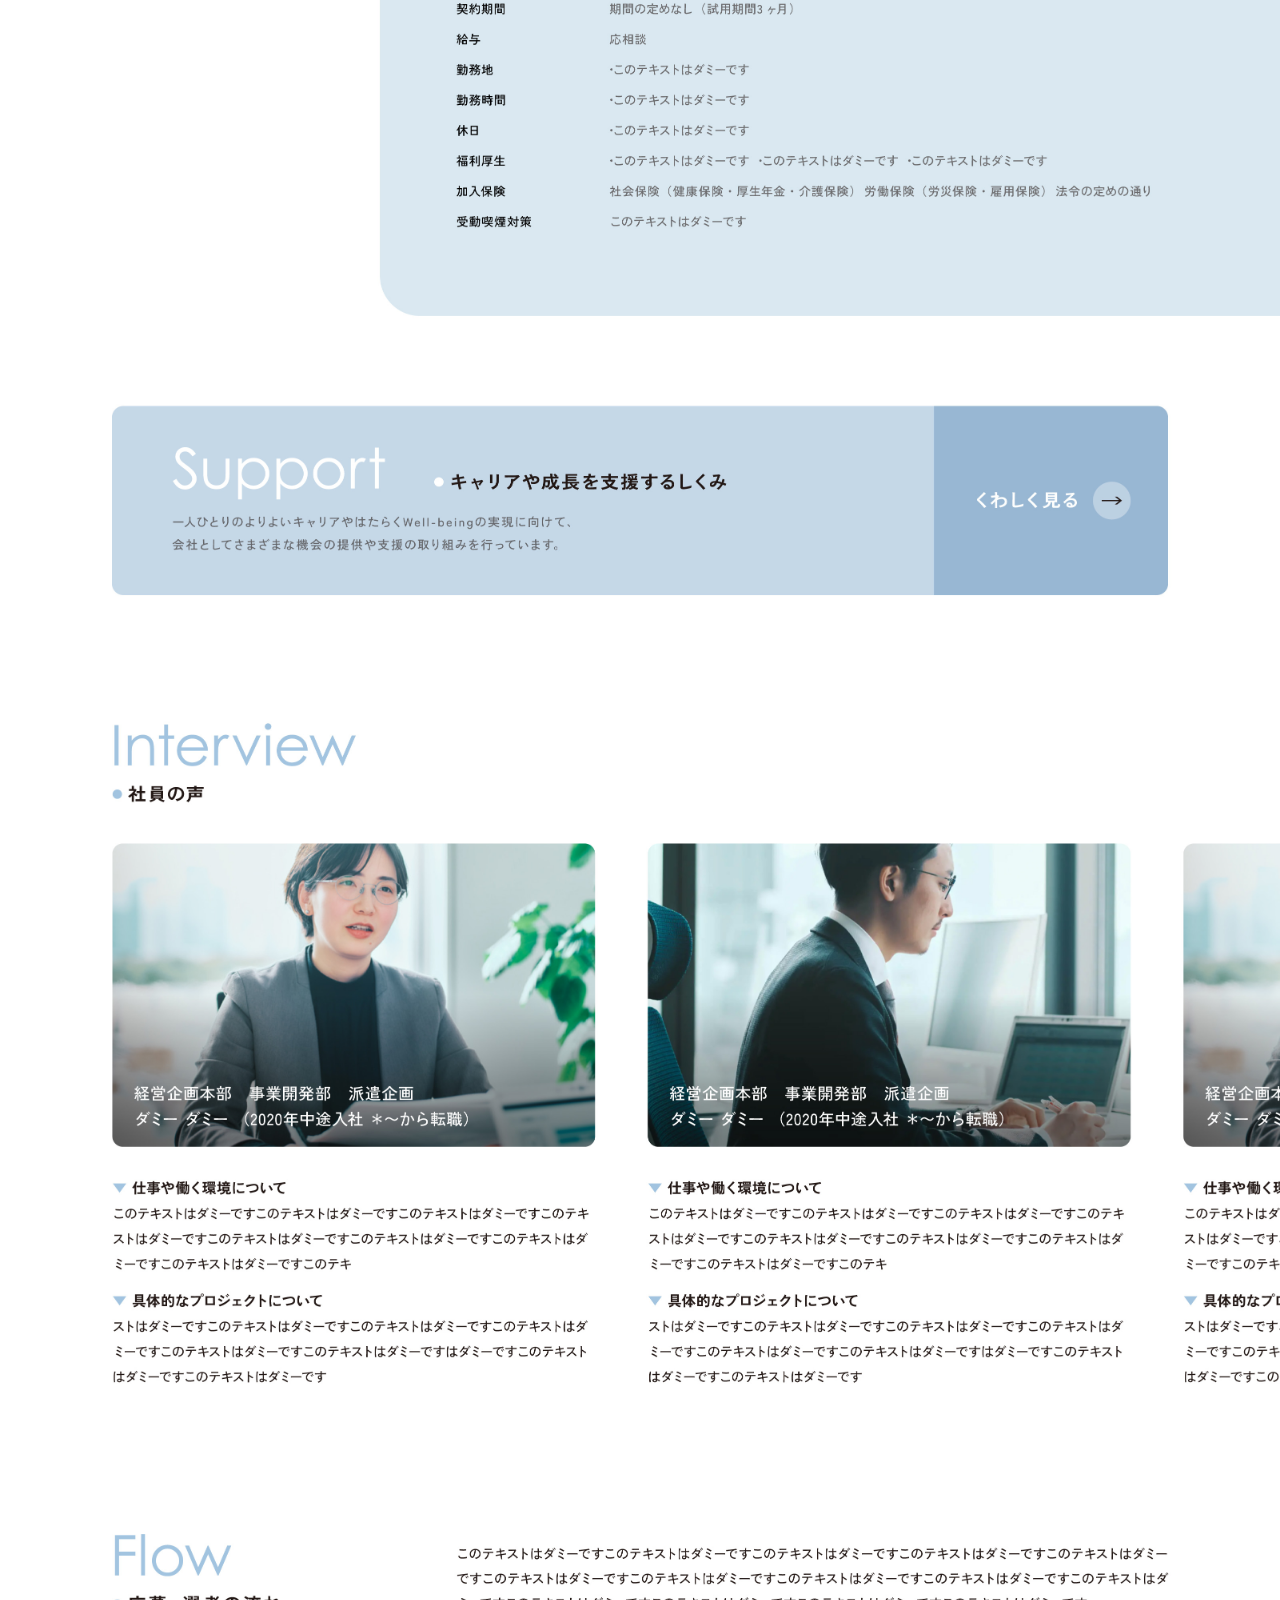
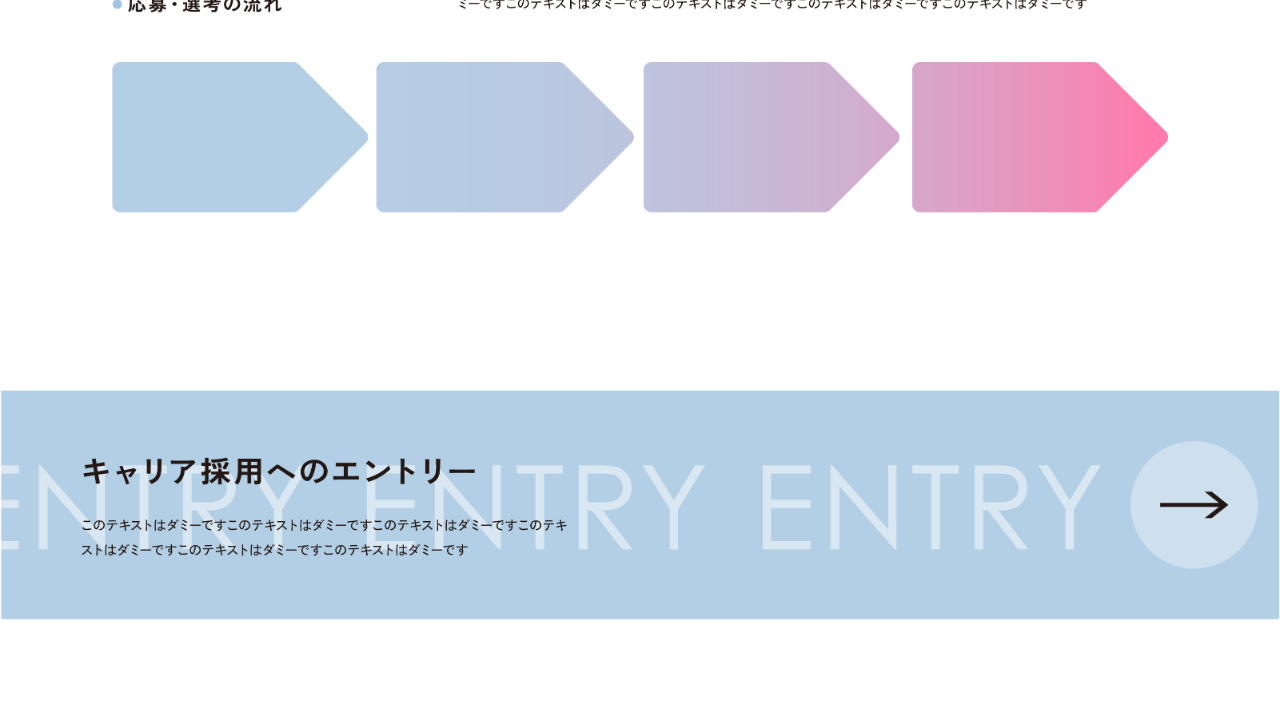
<file: site/中途B/job_detail.html>
<!DOCTYPE html>
<html lang="ja">
<head>
  <meta charset="UTF-8">
  <meta name="viewport" content="width=device-width, initial-scale=1.0">
  <title>仕事・業務要件詳細 | パーソルテンプスタッフ 中途採用</title>
  <style>
    * { margin: 0; padding: 0; box-sizing: border-box; }
    body { line-height: 0; }
    .page-wrap { position: relative; }
    .page-wrap img { display: block; width: 100%; }
    /* ロゴ・社名エリアの透明リンク */
    .logo-link {
      position: absolute;
      top: 0;
      left: 0;
      width: 22%;
      height: 4%;
      cursor: pointer;
    }
  </style>
</head>
<body>
  <div class="page-wrap">
    <img src="../../kasou/中途B version_仕事や業務要件詳細ページ.jpg" alt="仕事・業務要件詳細">
    <a id="logoLink" href="index_slide.html" class="logo-link" aria-label="トップへ戻る"></a>
  </div>

  <script>
  (function () {
    var params = new URLSearchParams(window.location.search);
    var from   = params.get('from');
    var link   = document.getElementById('logoLink');
    if (from === 'icon') {
      link.href = 'index_icon.html';
    } else {
      link.href = 'index_slide.html';
    }
  }());
  </script>
</body>
</html>
</file>
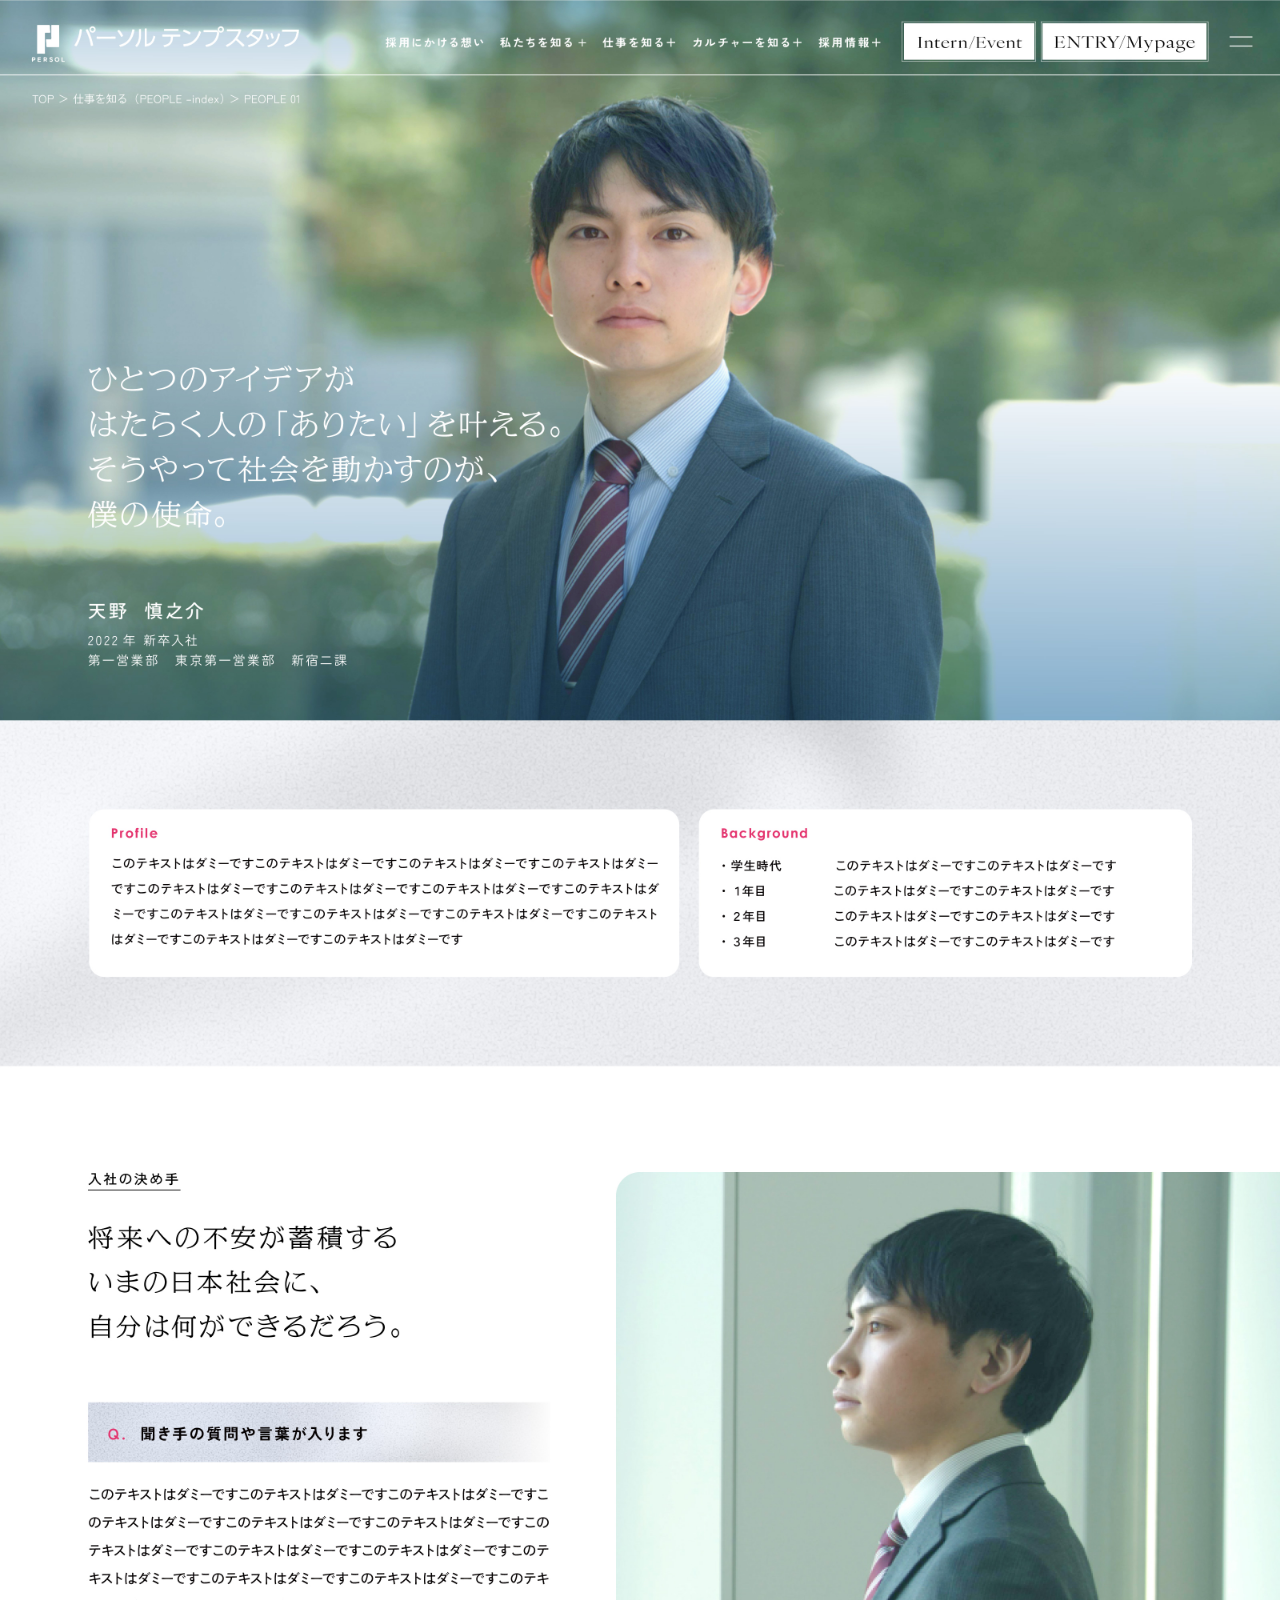
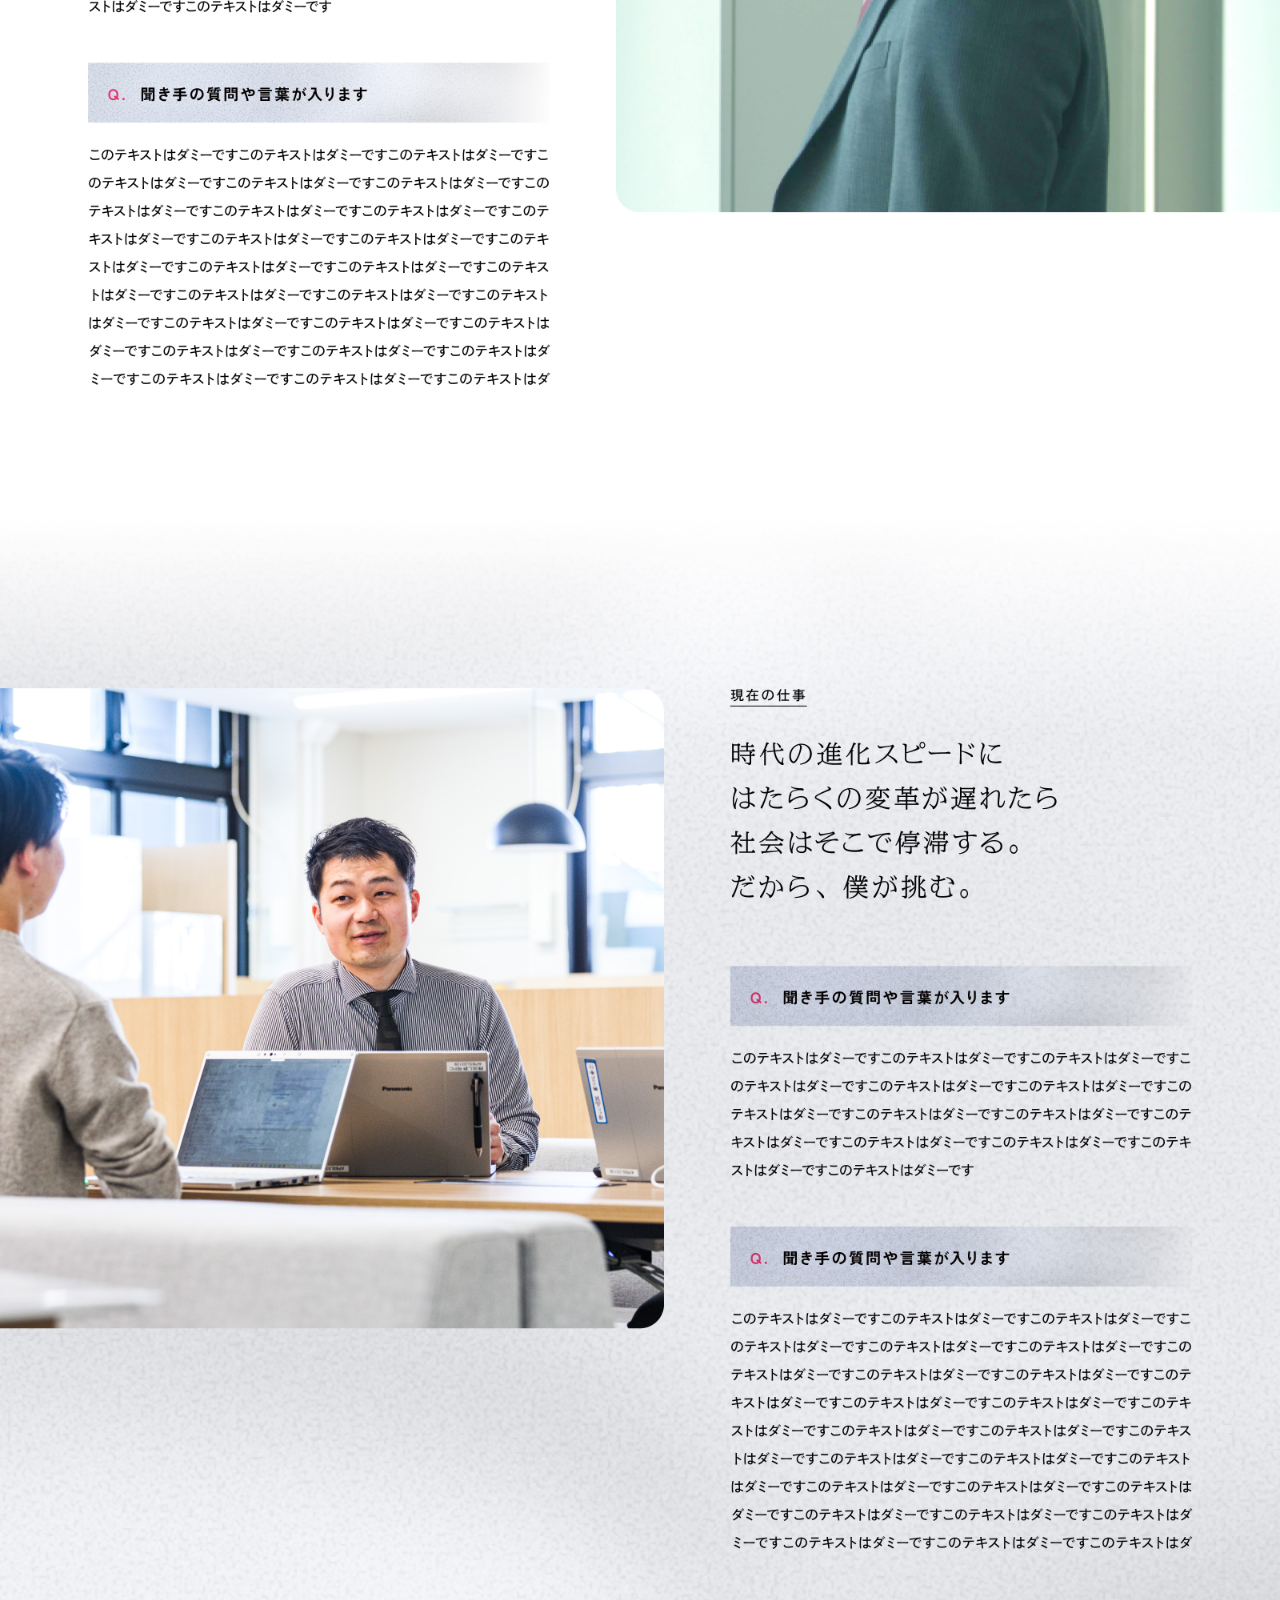
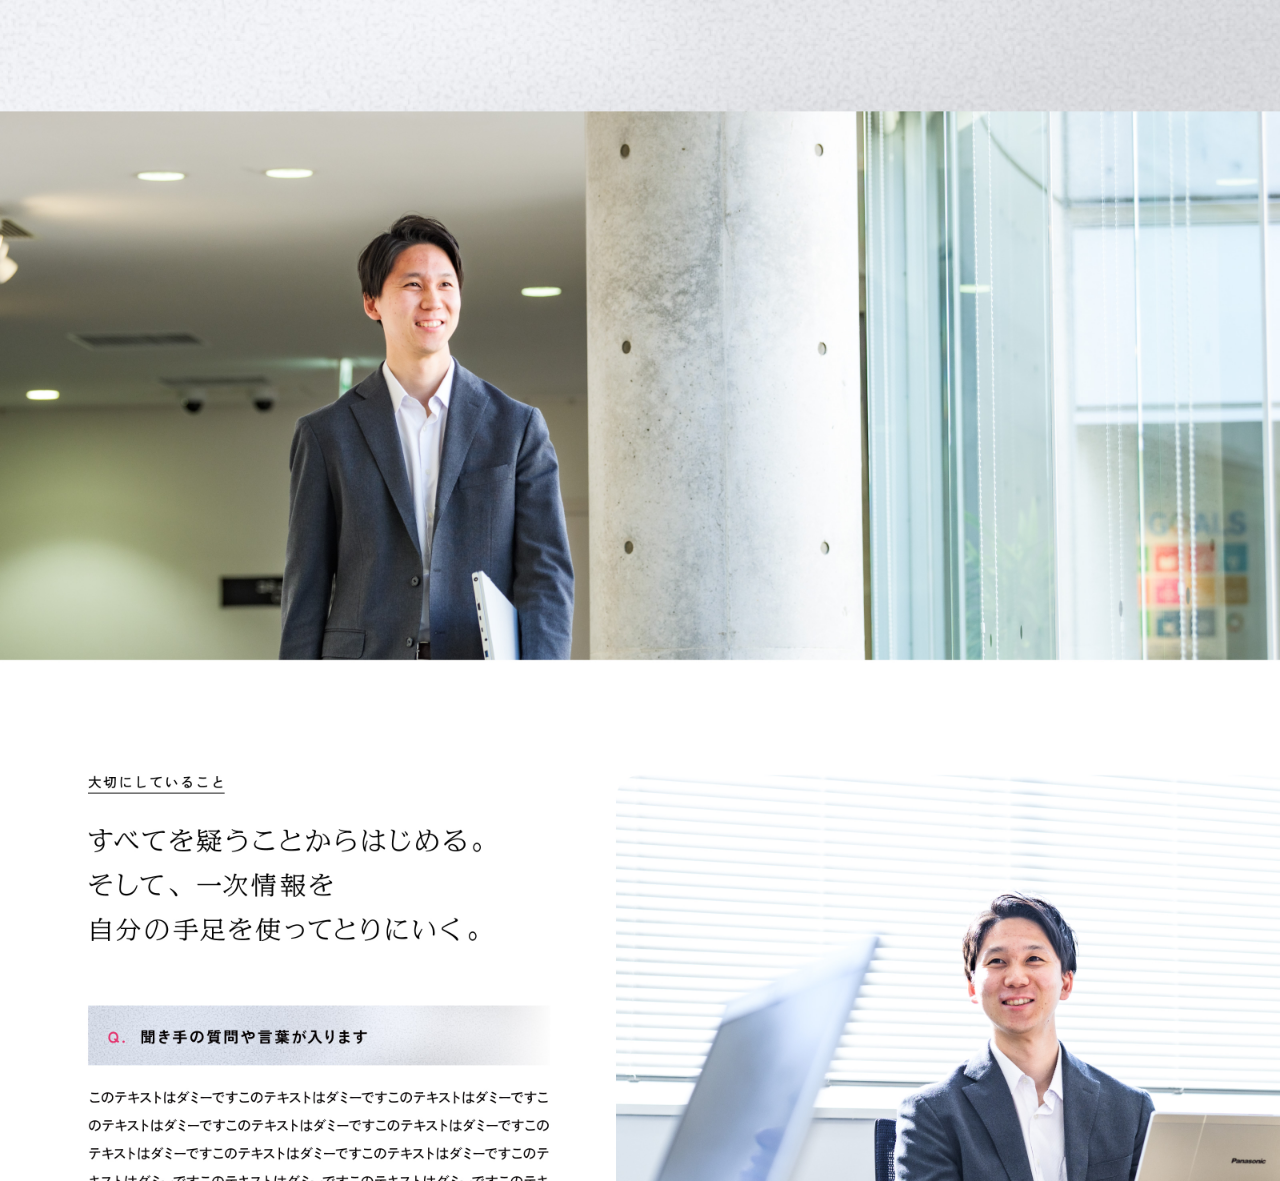
<file: site/新卒A/employee.html>
<!DOCTYPE html>
<html lang="ja">
<head>
  <meta charset="UTF-8">
  <meta name="viewport" content="width=device-width, initial-scale=1.0">
  <title>社員紹介 ― 山田 健太 | パーソルテンプスタッフ 新卒採用</title>
  <style>
    * { margin: 0; padding: 0; box-sizing: border-box; }
    body { line-height: 0; }
    .img-wrap { position: relative; line-height: 0; }
    .img-wrap img { display: block; width: 100%; }
    .img-wrap__link { position: absolute; display: block; cursor: pointer; }
  </style>
</head>
<body>
  <div class="img-wrap">
    <img src="../../kasou/新卒A version_社員紹介.jpg" alt="社員紹介 — 山田 健太">
    <!-- ロゴ → 新卒A TOP -->
    <a href="./"
       class="img-wrap__link"
       style="top:0;left:0;width:31%;height:1.1%;"
       aria-label="パーソルテンプスタッフ TOP"></a>
  </div>
</body>
</html>
</file>
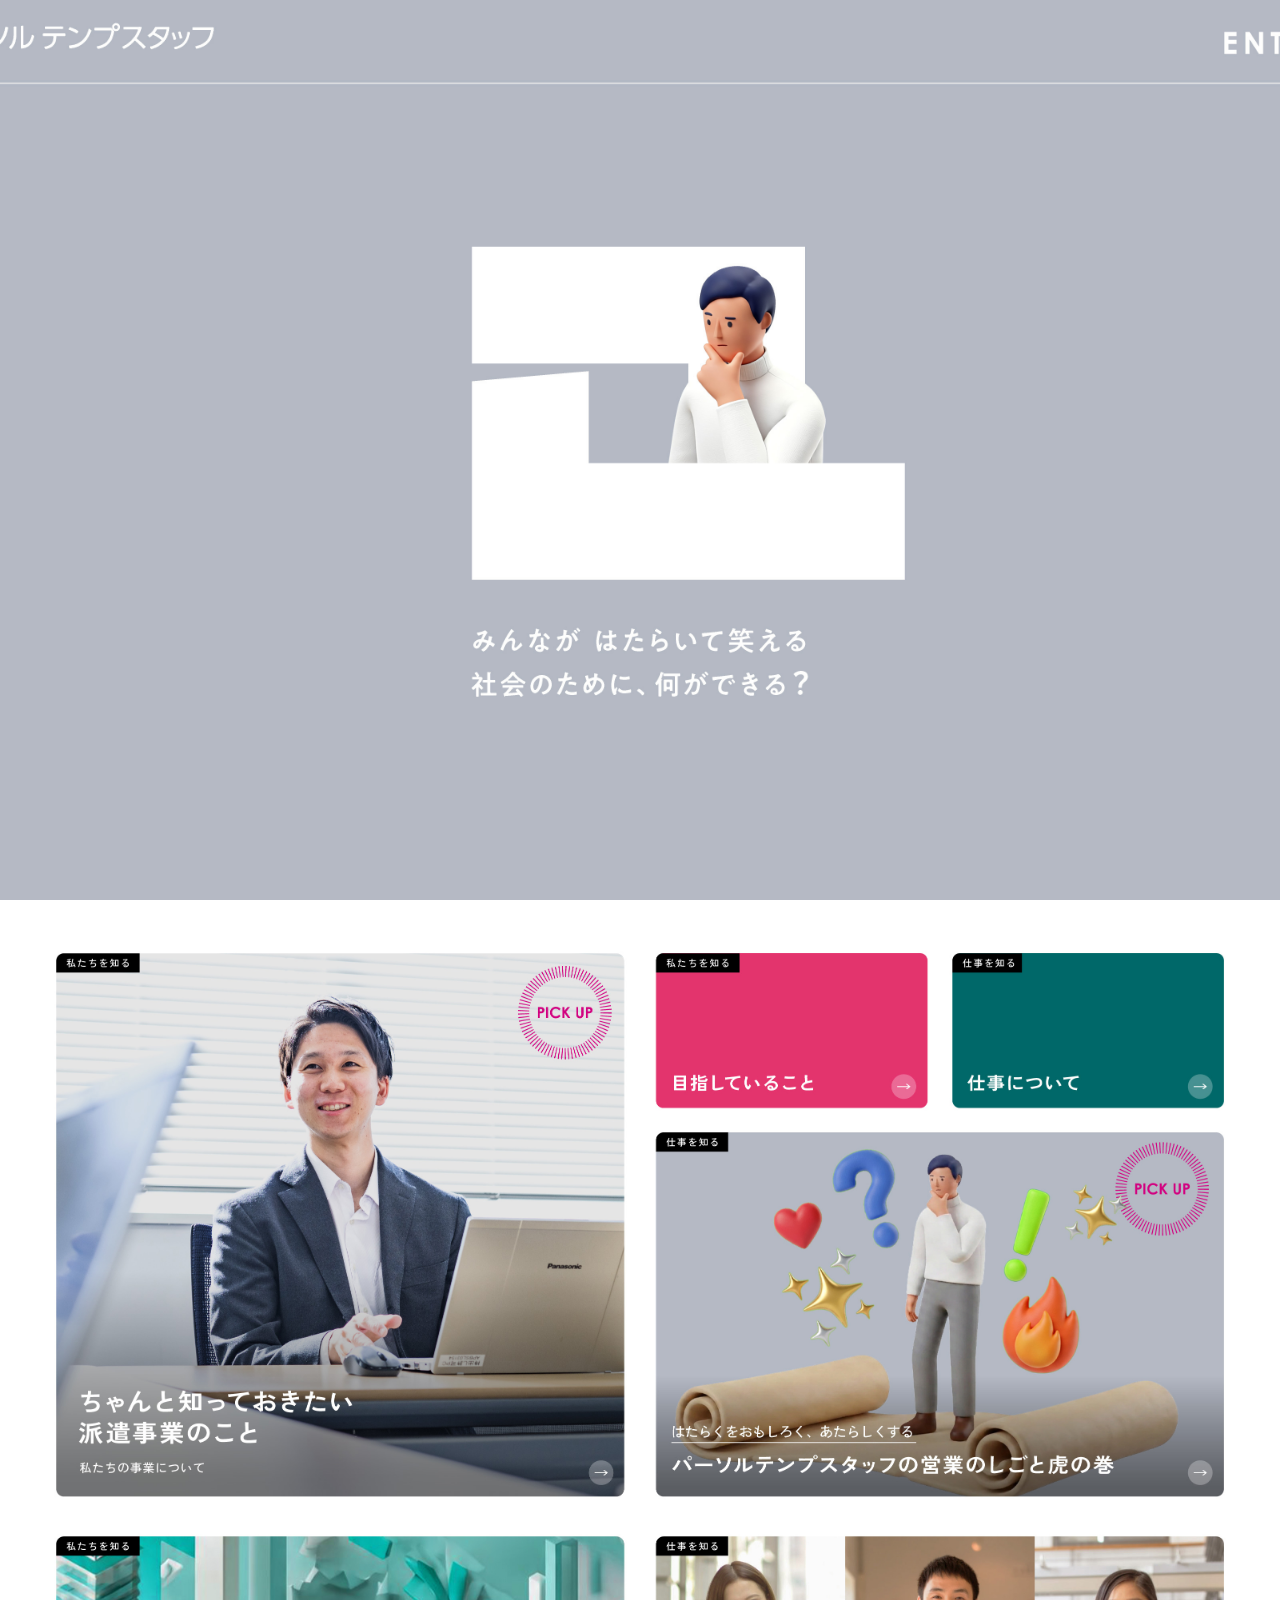
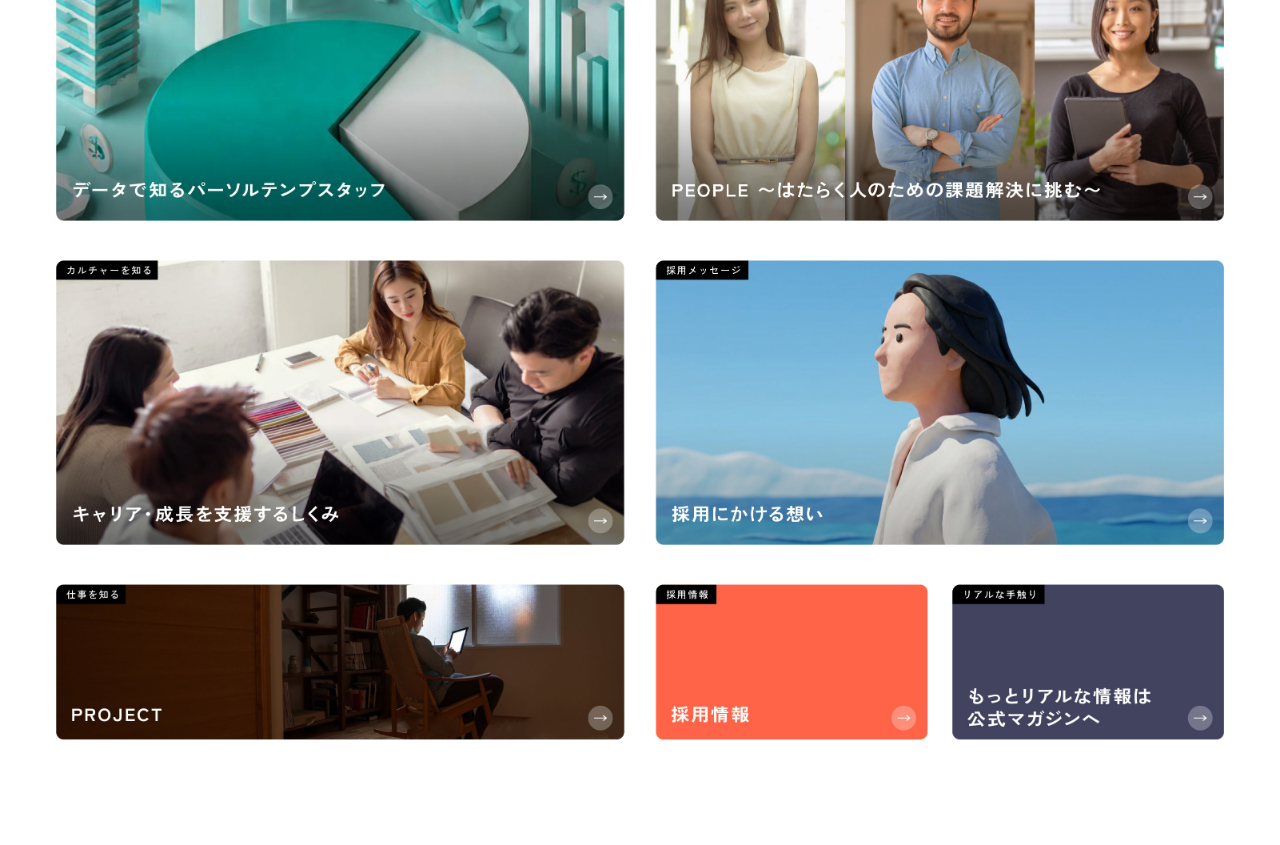
<file: site/新卒B/index_fv_btn.html>
<!DOCTYPE html>
<html lang="ja">
<head>
  <meta charset="UTF-8">
  <meta name="viewport" content="width=device-width, initial-scale=1.0">
  <title>パーソルテンプスタッフ 新卒採用 2027</title>
  <style>
    * { margin: 0; padding: 0; box-sizing: border-box; }
    body { background: #000; }

    /* ======================================================
       ローディングオーバーレイ
    ====================================================== */
    #loading {
      position: fixed;
      inset: 0;
      z-index: 9999;
      overflow: hidden;
      opacity: 1;
      transition: opacity 0.9s ease;
      pointer-events: all;
    }
    #loading img {
      display: block;
      width: 100%;
      height: 100%;
      object-fit: cover;
      object-position: center center;
    }
    #loading.is-hidden {
      opacity: 0;
      pointer-events: none;
    }

    /* ======================================================
       FV スライダー
    ====================================================== */
    .fv-slider {
      position: relative;
      width: 100%;
      height: 100svh;
      overflow: hidden;
    }

    /* スライド共通 */
    .slide {
      position: absolute;
      inset: 0;
      transform: translateX(100%);   /* デフォルト：右に待機 */
      will-change: transform;
    }
    .slide.is-active {
      transform: translateX(0%);
    }
    .slide img {
      display: block;
      width: 100%;
      height: 100%;
      object-fit: cover;
      object-position: center center;
    }

    /* ── 左右ナビボタン ── */
    .fv-btn {
      position: absolute;
      top: 50%;
      transform: translateY(-50%);
      z-index: 20;
      background: rgba(255, 255, 255, 0.15);
      backdrop-filter: blur(6px);
      -webkit-backdrop-filter: blur(6px);
      border: 1.5px solid rgba(255, 255, 255, 0.35);
      border-radius: 50%;
      width: 56px;
      height: 56px;
      display: flex;
      align-items: center;
      justify-content: center;
      cursor: pointer;
      transition: background 0.2s, border-color 0.2s, opacity 0.2s;
    }
    .fv-btn:hover {
      background: rgba(255, 255, 255, 0.3);
      border-color: rgba(255, 255, 255, 0.65);
    }
    .fv-btn:disabled {
      opacity: 0.25;
      cursor: default;
    }
    .fv-btn--prev { left: 28px; }
    .fv-btn--next { right: 28px; }
    .fv-btn svg {
      width: 22px;
      height: 22px;
      flex-shrink: 0;
    }

    /* ── 自動切り替えプログレスバー ── */
    .fv-progress {
      position: absolute;
      bottom: 0;
      left: 0;
      width: 0%;
      height: 2px;
      background: rgba(255, 255, 255, 0.75);
      z-index: 20;
      transition: width linear;
    }

    /* ── ドットインジケーター ── */
    .fv-dots {
      position: absolute;
      bottom: 20px;
      left: 50%;
      transform: translateX(-50%);
      display: flex;
      gap: 10px;
      z-index: 20;
    }
    .fv-dot {
      width: 7px;
      height: 7px;
      border-radius: 50%;
      background: rgba(255, 255, 255, 0.4);
      border: none;
      padding: 0;
      cursor: pointer;
      transition: background 0.25s, transform 0.25s;
    }
    .fv-dot.is-active {
      background: #fff;
      transform: scale(1.35);
    }

    /* ── スライドカウンター ── */
    .fv-counter {
      position: absolute;
      bottom: 20px;
      right: 36px;
      color: rgba(255, 255, 255, 0.7);
      font-size: 12px;
      font-family: 'Helvetica Neue', sans-serif;
      letter-spacing: 0.12em;
      z-index: 20;
      pointer-events: none;
    }

    /* ======================================================
       TOPデザイン画像（【最新】新卒B_top_saisyu.jpg）
       上部31%（緑のフルブリード）を非表示、それ以降を表示
    ====================================================== */
    .design-section {
      position: relative;
      line-height: 0;
      background: #fff;
      overflow: hidden;
    }
    .design-section img {
      display: block;
      width: 100%;
      margin-top: -57%; /* 上部32%（緑セクション）を隠す */
    }
    .design-section__link {
      position: absolute;
      display: block;
      cursor: pointer;
    }
  </style>
</head>
<body>

  <!-- ===== ローディング画面 ===== -->
  <div id="loading">
    <img src="../../top/新卒B/ローディング画面〜FV展開イメージ/01_loading.jpg" alt="">
  </div>

  <!-- ===== FV スライダー（02〜06、5枚） ===== -->
  <div class="fv-slider" id="fvSlider">

    <div class="slide is-active">
      <img src="../../top/新卒B/ローディング画面〜FV展開イメージ/02.jpg" alt="はたらくをおもしろく、あたらしく。">
    </div>
    <div class="slide">
      <img src="../../top/新卒B/ローディング画面〜FV展開イメージ/03.jpg" alt="今までにないマッチングで">
    </div>
    <div class="slide">
      <img src="../../top/新卒B/ローディング画面〜FV展開イメージ/04.jpg" alt="悩める企業の課題解決で">
    </div>
    <div class="slide">
      <img src="../../top/新卒B/ローディング画面〜FV展開イメージ/05.jpg" alt="ゆるぎない情熱で">
    </div>
    <div class="slide">
      <img src="../../top/新卒B/ローディング画面〜FV展開イメージ/06.jpg" alt="はたらくをおもしろく、あたらしく。">
    </div>

    <!-- 左ボタン（戻る） -->
    <button class="fv-btn fv-btn--prev" id="btnPrev" aria-label="前の画像">
      <svg viewBox="0 0 24 24" fill="none" stroke="#fff" stroke-width="2.5"
           stroke-linecap="round" stroke-linejoin="round">
        <polyline points="15 18 9 12 15 6"></polyline>
      </svg>
    </button>

    <!-- 右ボタン（次へ） -->
    <button class="fv-btn fv-btn--next" id="btnNext" aria-label="次の画像">
      <svg viewBox="0 0 24 24" fill="none" stroke="#fff" stroke-width="2.5"
           stroke-linecap="round" stroke-linejoin="round">
        <polyline points="9 18 15 12 9 6"></polyline>
      </svg>
    </button>

    <!-- ドット（5個） -->
    <div class="fv-dots" id="fvDots">
      <button class="fv-dot is-active" data-target="0" aria-label="1枚目"></button>
      <button class="fv-dot" data-target="1" aria-label="2枚目"></button>
      <button class="fv-dot" data-target="2" aria-label="3枚目"></button>
      <button class="fv-dot" data-target="3" aria-label="4枚目"></button>
      <button class="fv-dot" data-target="4" aria-label="5枚目"></button>
    </div>

    <!-- カウンター -->
    <div class="fv-counter" id="fvCounter">1 / 5</div>

    <!-- 自動切り替えプログレスバー -->
    <div class="fv-progress" id="fvProgress"></div>

  </div>

  <!-- ===== TOP デザイン画像（【最新】フル表示） ===== -->
  <div class="design-section">
    <img src="../../top/新卒B/【最新】新卒B_top_saisyu.jpg" alt="新卒B TOP デザイン">
    <!-- 虎の巻カード（右端 TEAL エリア）→ toranomaki.html -->
    <a href="https://shibuyallc-hub.github.io/persol-recruit-sinsotsuB/site/%E6%96%B0%E5%8D%92B/toranomaki.html"
       class="design-section__link"
       style="top:16%;left:51%;width:49%;height:22%;"
       aria-label="仕事の虎の巻"></a>
  </div>

  <script>
  (function () {
    'use strict';

    /* ===== ローディング ===== */
    window.addEventListener('load', function () {
      setTimeout(function () {
        var el = document.getElementById('loading');
        el.classList.add('is-hidden');
        setTimeout(function () { el.style.display = 'none'; }, 900);
      }, 1800); /* 表示時間 1.8s → フェードアウト 0.9s */
    });

    /* ===== FV スライダー ===== */
    const slides     = Array.from(document.querySelectorAll('.slide'));
    const dots       = Array.from(document.querySelectorAll('.fv-dot'));
    const counter    = document.getElementById('fvCounter');
    const btnPrev    = document.getElementById('btnPrev');
    const btnNext    = document.getElementById('btnNext');
    const progressEl = document.getElementById('fvProgress');
    const N          = slides.length; // 5
    const DURATION   = 680;   // スライドアニメーション (ms)
    const AUTO_SEC   = 5;     // 自動切り替え秒数

    let current   = 0;
    let animating = false;
    let autoTimer = null;

    /* ── ボタン状態更新 ── */
    function updateButtons() {
      btnPrev.disabled = (current === 0);
      btnNext.disabled = (current === N - 1);
    }

    /* ── プログレスバー ── */
    function startProgress() {
      progressEl.style.transition = 'none';
      progressEl.style.width = '0%';
      progressEl.getBoundingClientRect(); // 強制リフロー
      progressEl.style.transition = `width ${AUTO_SEC}s linear`;
      progressEl.style.width = '100%';
    }
    function resetProgress() {
      progressEl.style.transition = 'none';
      progressEl.style.width = '0%';
    }

    /* ── 自動切り替えタイマー（最終スライドで停止） ── */
    function startAutoTimer() {
      clearTimeout(autoTimer);
      if (current >= N - 1) {
        resetProgress();
        return; /* 最終スライドなら停止 */
      }
      startProgress();
      autoTimer = setTimeout(() => {
        goTo(current + 1, 'next'); /* ループしない */
        setTimeout(startAutoTimer, DURATION + 80);
      }, AUTO_SEC * 1000);
    }
    function resetAutoTimer() {
      clearTimeout(autoTimer);
      resetProgress();
      startAutoTimer();
    }

    /* ── スライド遷移 ── */
    function goTo(next, dir) {
      if (animating || next === current) return;
      if (next < 0 || next >= N) return;
      animating = true;

      const prev = current;
      current = next;

      const enterFrom = dir === 'next' ? '100%' : '-100%';
      const leaveTo   = dir === 'next' ? '-100%' : '100%';
      const ease      = `transform ${DURATION}ms cubic-bezier(0.77, 0, 0.175, 1)`;

      slides[current].style.transition = 'none';
      slides[current].style.transform  = `translateX(${enterFrom})`;
      slides[current].getBoundingClientRect();

      slides[current].style.transition = ease;
      slides[current].style.transform  = 'translateX(0%)';
      slides[current].classList.add('is-active');

      slides[prev].style.transition = ease;
      slides[prev].style.transform  = `translateX(${leaveTo})`;
      slides[prev].classList.remove('is-active');

      dots.forEach((d, i) => d.classList.toggle('is-active', i === current));
      counter.textContent = `${current + 1} / ${N}`;
      updateButtons();

      setTimeout(() => {
        slides[prev].style.transition = 'none';
        slides[prev].style.transform  = 'translateX(100%)';
        animating = false;
      }, DURATION + 60);
    }

    /* ── ボタン操作（端では動かない） ── */
    btnNext.addEventListener('click', () => {
      if (current < N - 1) {
        goTo(current + 1, 'next');
        resetAutoTimer();
      }
    });
    btnPrev.addEventListener('click', () => {
      if (current > 0) {
        goTo(current - 1, 'prev');
        resetAutoTimer();
      }
    });

    /* ── ドット操作 ── */
    dots.forEach(dot => {
      dot.addEventListener('click', () => {
        const target = parseInt(dot.dataset.target, 10);
        if (target !== current) {
          goTo(target, target > current ? 'next' : 'prev');
          resetAutoTimer();
        }
      });
    });

    /* ── キーボード操作 ── */
    document.addEventListener('keydown', (e) => {
      if (e.key === 'ArrowRight' && current < N - 1) { goTo(current + 1, 'next'); resetAutoTimer(); }
      if (e.key === 'ArrowLeft'  && current > 0)     { goTo(current - 1, 'prev'); resetAutoTimer(); }
    });

    /* ── 初期化 ── */
    updateButtons();
    startAutoTimer();

  }());
  </script>

</body>
</html>
</file>
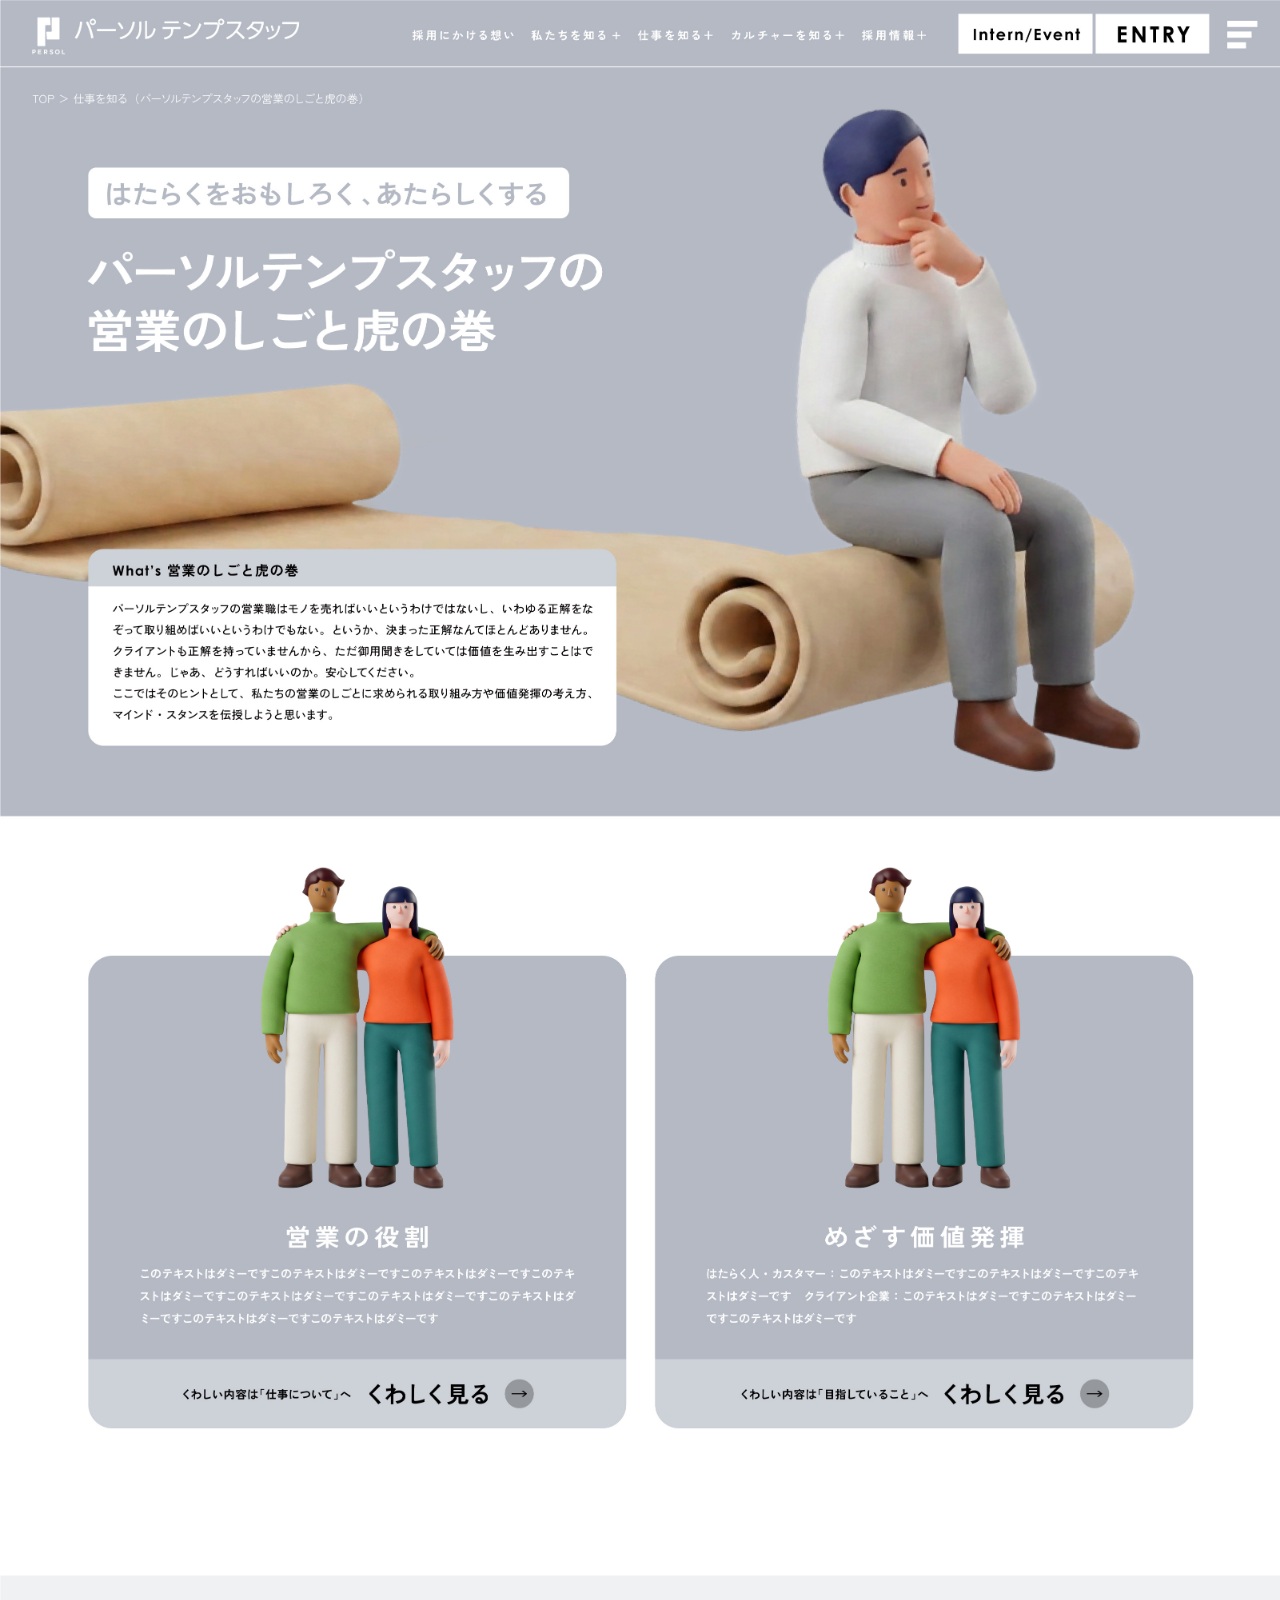
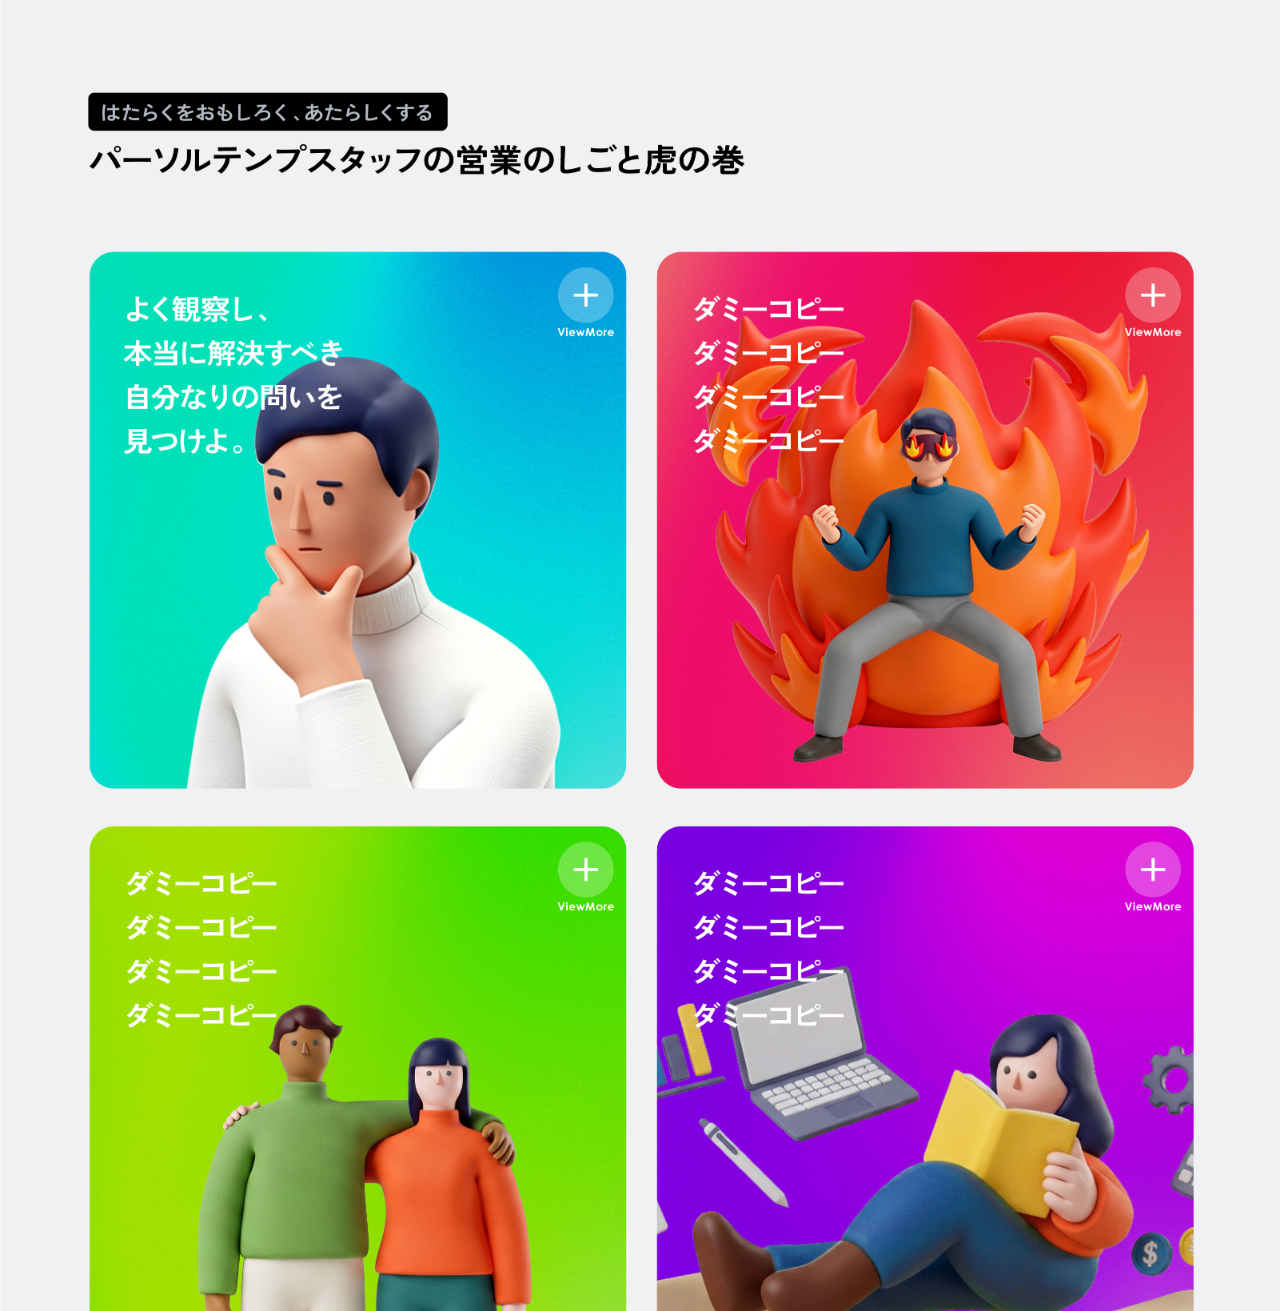
<file: site/新卒B/toranomaki.html>
<!DOCTYPE html>
<html lang="ja">
<head>
  <meta charset="UTF-8">
  <meta name="viewport" content="width=device-width, initial-scale=1.0">
  <title>虎の巻 TOP | パーソルテンプスタッフ 新卒採用</title>
  <style>
    * { margin: 0; padding: 0; box-sizing: border-box; }
    body { line-height: 0; }
    .img-wrap { position: relative; line-height: 0; }
    .img-wrap img { display: block; width: 100%; }
    .img-wrap__link { position: absolute; display: block; cursor: pointer; }
  </style>
</head>
<body>
  <div class="img-wrap">
    <img src="../../kasou/新卒B version_虎の巻top.jpg" alt="虎の巻 TOP">
    <!-- ロゴ → 新卒B TOP (ボタン版) -->
    <a href="index_fv_btn.html"
       class="img-wrap__link"
       style="top:0;left:0;width:31%;height:1.1%;"
       aria-label="パーソルテンプスタッフ TOP"></a>
    <!-- よく観察し…カード → モーダルへ -->
    <a href="toranomaki_modal.html"
       class="img-wrap__link"
       style="top:63.7%;left:0;width:49.1%;height:15.0%;"
       aria-label="よく観察し、本当に解決すべき自分なりの問いを見つけよ。"></a>
  </div>
</body>
</html>
</file>
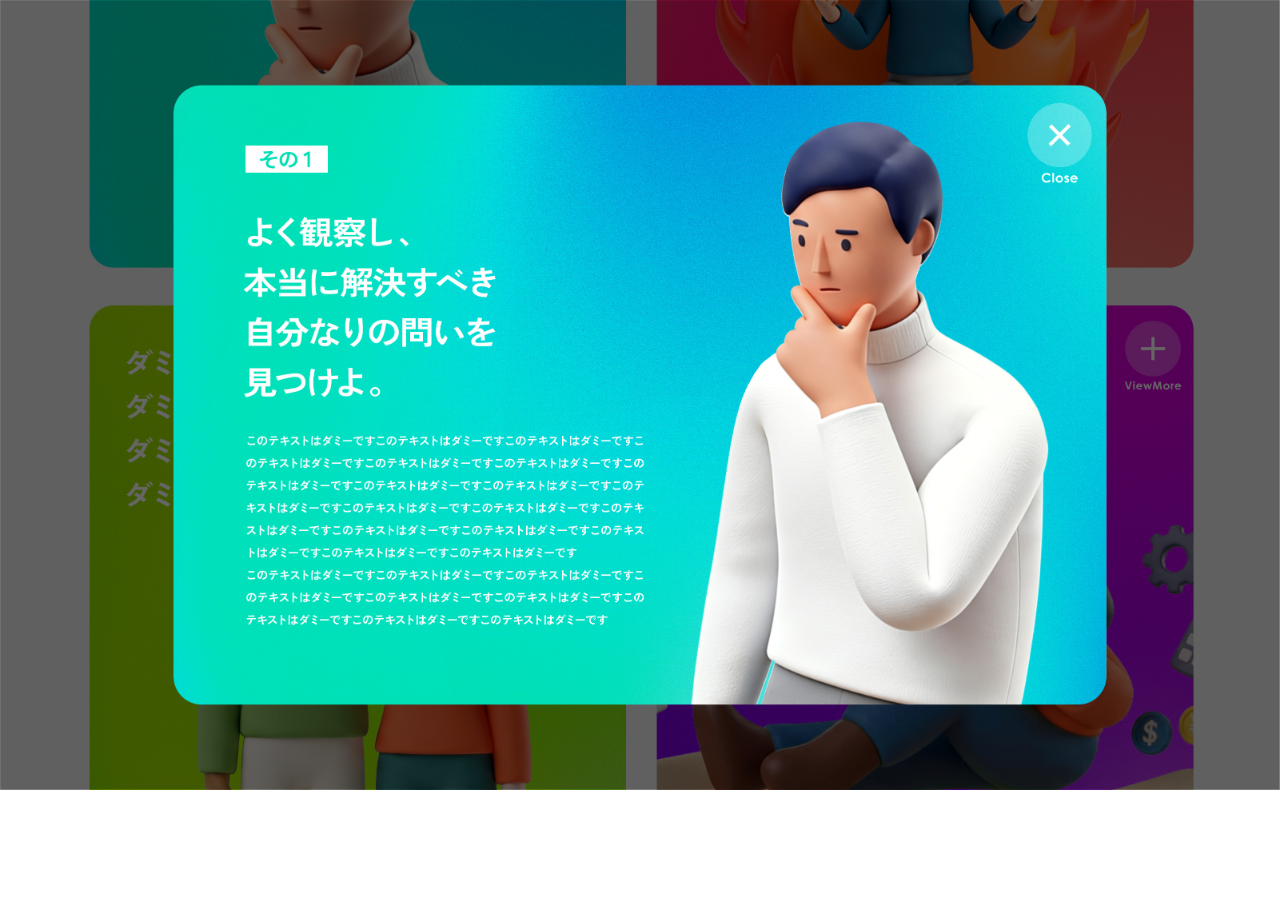
<file: site/新卒B/toranomaki_modal.html>
<!DOCTYPE html>
<html lang="ja">
<head>
  <meta charset="UTF-8">
  <meta name="viewport" content="width=device-width, initial-scale=1.0">
  <title>虎の巻 モーダル表示 | パーソルテンプスタッフ 新卒採用</title>
  <style>
    * { margin: 0; padding: 0; box-sizing: border-box; }
    body { line-height: 0; }
    .img-wrap { position: relative; line-height: 0; }
    .img-wrap img { display: block; width: 100%; }
    .img-wrap__link { position: absolute; display: block; cursor: pointer; }
  </style>
</head>
<body>
  <div class="img-wrap">
    <img src="../../kasou/新卒B version_虎の巻_モーダル表示.jpg" alt="虎の巻 モーダル表示">
    <!-- ロゴ → 新卒B TOP -->
    <a href="index_fv_btn.html"
       class="img-wrap__link"
       style="top:0;left:0;width:31%;height:4.0%;"
       aria-label="パーソルテンプスタッフ TOP"></a>
    <!-- × / Close → 虎の巻TOPへ戻る -->
    <a href="toranomaki.html"
       class="img-wrap__link"
       style="top:14.2%;left:78.7%;width:8.1%;height:12.1%;"
       aria-label="閉じる"></a>
  </div>
</body>
</html>
</file>
<file: site/新卒A/css/style.css>
@import url('https://fonts.googleapis.com/css2?family=Cormorant+Garamond:wght@400;600&family=Noto+Sans+JP:wght@300;400;500&family=Noto+Serif+JP:wght@400;700&display=swap');

/* =========================================
   Variables
========================================= */
:root {
  --brand:   #1B3D6B;
  --accent:  #C8A882;
  --dark:    #111;
  --text:    #333;
  --gray:    #888;
  --border:  #e0dfd9;
  --light:   #F7F6F3;
  --white:   #fff;
  --hh:      72px;
  --ease:    cubic-bezier(0.22, 1, 0.36, 1);
  --font-serif: 'Noto Serif JP', 'Times New Roman', serif;
  --font-sans:  'Noto Sans JP', system-ui, sans-serif;
  --font-en:    'Cormorant Garamond', 'Georgia', serif;
}

/* =========================================
   Reset
========================================= */
*, *::before, *::after { box-sizing: border-box; margin: 0; padding: 0; }
html { font-size: 16px; scroll-behavior: smooth; }
body {
  font-family: var(--font-sans);
  color: var(--text);
  background: var(--white);
  overflow-x: hidden;
  line-height: 1.8;
  -webkit-font-smoothing: antialiased;
}
img { display: block; max-width: 100%; }
a { text-decoration: none; color: inherit; }
ul { list-style: none; }

/* =========================================
   Header
========================================= */
.header {
  position: fixed;
  inset: 0 0 auto 0;
  height: var(--hh);
  z-index: 1000;
  display: flex;
  align-items: center;
  opacity: 0;
  pointer-events: none;
  transition: background 0.5s, box-shadow 0.5s, opacity 0.4s;
}
.header.visible {
  opacity: 1;
  pointer-events: auto;
}
.header.scrolled {
  background: rgba(255,255,255,0.96);
  backdrop-filter: blur(12px);
  box-shadow: 0 1px 0 rgba(0,0,0,0.08);
}
.header__inner {
  width: 100%;
  display: flex;
  align-items: center;
  padding: 0 36px;
  gap: 0;
}
.header__logo { margin-right: 48px; flex-shrink: 0; }
.header__logo a {
  display: flex;
  align-items: center;
  gap: 10px;
  color: #fff;
  transition: color 0.5s;
}
.header.scrolled .header__logo a { color: var(--dark); }
.logo-p {
  width: 30px; height: 30px;
  background: var(--brand);
  color: #fff;
  display: flex; align-items: center; justify-content: center;
  font-family: var(--font-en);
  font-size: 16px; font-weight: 600;
  border-radius: 2px;
  flex-shrink: 0;
}
.logo-name { font-size: 12px; font-weight: 400; letter-spacing: 0.04em; white-space: nowrap; }

.header__nav { flex: 1; display: flex; justify-content: center; }
.header__nav ul { display: flex; gap: 30px; }
.header__nav a {
  font-size: 11.5px;
  letter-spacing: 0.06em;
  color: rgba(255,255,255,0.88);
  transition: color 0.3s, border-color 0.3s;
  border-bottom: 1px solid transparent;
  padding-bottom: 2px;
}
.header__nav a:hover { border-bottom-color: currentColor; }
.header.scrolled .header__nav a { color: var(--text); }

.header__actions { display: flex; align-items: center; gap: 12px; flex-shrink: 0; }
.hdr-intern {
  font-size: 10.5px; letter-spacing: 0.1em;
  color: rgba(255,255,255,0.8);
  border-bottom: 1px solid rgba(255,255,255,0.38);
  padding-bottom: 2px;
  transition: color 0.5s, border-color 0.5s;
}
.header.scrolled .hdr-intern { color: var(--text); border-color: var(--gray); }
.hdr-entry {
  font-size: 10.5px; letter-spacing: 0.1em;
  color: rgba(255,255,255,0.9);
  border: 1px solid rgba(255,255,255,0.5);
  padding: 7px 14px;
  transition: all 0.3s;
}
.hdr-entry:hover { background: rgba(255,255,255,0.15); }
.header.scrolled .hdr-entry { color: var(--brand); border-color: var(--brand); }
.header.scrolled .hdr-entry:hover { background: var(--brand); color: #fff; }
.hdr-menu {
  background: none; border: none; cursor: pointer;
  display: flex; flex-direction: column; gap: 5px; padding: 4px;
}
.hdr-menu span {
  display: block; width: 20px; height: 1px;
  background: rgba(255,255,255,0.85); transition: background 0.5s;
}
.header.scrolled .hdr-menu span { background: var(--dark); }

/* =========================================
   Scroll Hero
   構造: 300vh の scroll container + 100vh sticky inner
   ・FV は progress=0 時点で100vh全画面表示（スクロール不要）
   ・0-20% : 画像クロスフェード（第2画像へ切り替え）
   ・20-65%: ボディコピーが右から流れ込む
   ・65-100%: 静止
========================================= */
.scroll-hero {
  position: relative;
  height: 300vh;
}
.scroll-hero__inner {
  position: sticky;
  top: 0;
  height: 100vh;
  overflow: hidden;
}

/* 背景画像レイヤー */
.scene-bg {
  position: absolute; inset: 0;
  will-change: opacity;
}
.scene-bg img {
  width: 100%; height: 100%;
  object-fit: cover;
}
.scene-bg--2 { opacity: 0; transform: translateY(60px); }

/* 右側グラデーションオーバーレイ（テキスト可読性確保） */
.scene-overlay {
  position: absolute; inset: 0; z-index: 1;
  background: linear-gradient(to left,
    rgba(0,0,0,0.68) 0%,
    rgba(0,0,0,0.30) 55%,
    rgba(0,0,0,0.0)  100%);
  opacity: 0;
  will-change: opacity;
  pointer-events: none;
}

/* ボディコピー — 右から流れ込む */
.scene-copy {
  position: absolute;
  z-index: 2;
  right: 8%;
  top: 50%;
  transform: translateY(-50%) translateX(100px);
  width: min(38%, 460px);
  opacity: 0;
  will-change: opacity, transform;
}
.scene-copy__lead {
  font-family: var(--font-serif);
  font-size: clamp(13px, 1.3vw, 16px);
  font-weight: 700;
  color: #fff;
  line-height: 2.0;
  letter-spacing: 0.04em;
  text-shadow: 0 2px 14px rgba(0,0,0,0.45);
  margin-bottom: 22px;
}
.scene-copy__body {
  font-family: var(--font-serif);
  font-size: clamp(11px, 1.0vw, 13px);
  font-weight: 400;
  color: rgba(255,255,255,0.88);
  line-height: 2.25;
  letter-spacing: 0.03em;
  text-shadow: 0 1px 8px rgba(0,0,0,0.35);
  margin-bottom: 18px;
}
.scene-copy__close {
  font-family: var(--font-serif);
  font-size: clamp(12px, 1.1vw, 14px);
  font-weight: 600;
  color: #fff;
  line-height: 2.0;
  letter-spacing: 0.04em;
  text-shadow: 0 2px 14px rgba(0,0,0,0.45);
}

/* SCROLL インジケーター */
.hero-scroll {
  position: absolute; z-index: 3;
  right: 36px; bottom: 36px;
  display: flex; flex-direction: column; align-items: center; gap: 8px;
  color: rgba(255,255,255,0.55);
  font-family: var(--font-en); font-size: 9px; letter-spacing: 0.22em;
  will-change: opacity;
  transition: opacity 0.5s ease;
}
.hero-scroll.hidden { opacity: 0; pointer-events: none; }
.hero-scroll__bar {
  width: 1px; height: 56px;
  background: rgba(255,255,255,0.22);
  position: relative; overflow: hidden;
}
.hero-scroll__bar::after {
  content: '';
  position: absolute; top: -100%; left: 0; width: 100%; height: 100%;
  background: rgba(255,255,255,0.72);
  animation: scrollbar 2.2s ease-in-out infinite;
}
@keyframes scrollbar {
  0%   { top: -100%; }
  100% { top: 100%; }
}

/* =========================================
   Section commons
========================================= */
.sec { padding: 112px 0; }
.sec--light { background: var(--light); }
.container { max-width: 1100px; margin: 0 auto; padding: 0 48px; }

/* Section heading — large serif label (Vermicular style) */
.sec-head { margin-bottom: 64px; }
.sec-head__en {
  font-family: var(--font-en);
  font-size: clamp(40px, 5vw, 60px);
  font-weight: 600;
  color: var(--dark);
  letter-spacing: 0.04em;
  line-height: 1;
  display: block;
  margin-bottom: 6px;
}
.sec-head__rule {
  display: flex; align-items: center; gap: 16px; margin-top: 10px;
}
.sec-head__line { flex: 1; height: 1px; background: var(--border); max-width: 400px; }
.sec-head__ja { font-size: 12px; letter-spacing: 0.2em; color: var(--gray); }

/* Reveal animation */
.reveal {
  opacity: 0;
  transform: translateY(48px);
  transition: opacity 0.9s var(--ease), transform 0.9s var(--ease);
}
.reveal.in-view { opacity: 1; transform: none; }
.reveal[data-d="1"] { transition-delay: 0.10s; }
.reveal[data-d="2"] { transition-delay: 0.20s; }
.reveal[data-d="3"] { transition-delay: 0.32s; }
.reveal[data-d="4"] { transition-delay: 0.45s; }

/* =========================================
   SPECIAL
========================================= */
.special__grid {
  display: grid;
  grid-template-columns: 1fr 1fr;
  gap: 20px;
}
.sp-card { background: var(--white); overflow: hidden; cursor: pointer; }
.sp-card__img { aspect-ratio: 16/9; overflow: hidden; }
.sp-card__img img {
  width: 100%; height: 100%; object-fit: cover;
  transition: transform 0.75s var(--ease);
}
.sp-card:hover .sp-card__img img { transform: scale(1.06); }
.sp-card__body { padding: 24px 28px 30px; }
.sp-card__tag {
  font-size: 9.5px; letter-spacing: 0.22em;
  color: var(--brand); text-transform: uppercase;
  margin-bottom: 10px; display: block;
}
.sp-card__title {
  font-family: var(--font-serif);
  font-size: 17px; font-weight: 700;
  color: var(--dark); line-height: 1.7;
  margin-bottom: 18px;
}
.sp-card__more {
  font-size: 11px; letter-spacing: 0.16em; color: var(--gray);
  display: inline-flex; align-items: center; gap: 8px;
  transition: color 0.3s, gap 0.3s;
}
.sp-card:hover .sp-card__more { color: var(--brand); gap: 14px; }

/* =========================================
   ABOUT
========================================= */
.about__grid {
  display: grid;
  grid-template-columns: 1fr 1fr;
  gap: 80px;
  align-items: center;
}
.about__media { position: relative; padding-bottom: 52px; }
.about__img {
  aspect-ratio: 4/3; overflow: hidden;
}
.about__img img { width: 100%; height: 100%; object-fit: cover; object-position: center top; }
.about__img2 {
  position: absolute; bottom: 0; right: -28px;
  width: 48%; aspect-ratio: 1;
  overflow: hidden;
  border: 5px solid var(--white);
  box-shadow: 0 6px 28px rgba(0,0,0,0.13);
}
.about__img2 img { width: 100%; height: 100%; object-fit: cover; object-position: center 15%; }

.about__text .sec-head { margin-bottom: 28px; }
.about__catch {
  font-family: var(--font-serif);
  font-size: clamp(20px, 2.4vw, 28px);
  font-weight: 700; color: var(--dark);
  line-height: 1.7; margin-bottom: 24px;
}
.about__body { font-size: 14px; line-height: 2.15; color: var(--gray); margin-bottom: 40px; }
.btn-line {
  display: inline-flex; align-items: center; gap: 12px;
  font-size: 11.5px; letter-spacing: 0.2em;
  color: var(--brand); border: 1px solid var(--brand);
  padding: 12px 28px; transition: all 0.35s;
}
.btn-line:hover { background: var(--brand); color: #fff; gap: 20px; }

/* =========================================
   PICK UP
========================================= */
.pickup__grid {
  display: grid;
  grid-template-columns: repeat(3, 1fr);
  gap: 22px;
}
.pu-card {
  background: var(--white); cursor: pointer;
  transition: transform 0.4s var(--ease), box-shadow 0.4s;
}
.pu-card:hover { transform: translateY(-8px); box-shadow: 0 18px 48px rgba(0,0,0,0.1); }
.pu-card__img { aspect-ratio: 3/2; overflow: hidden; }
.pu-card__img img {
  width: 100%; height: 100%; object-fit: cover;
  transition: transform 0.7s var(--ease);
}
.pu-card:hover .pu-card__img img { transform: scale(1.08); }
.pu-card__body { padding: 20px 22px 24px; }
.pu-card__cat { font-size: 9.5px; letter-spacing: 0.22em; color: var(--brand); text-transform: uppercase; margin-bottom: 8px; display: block; }
.pu-card__title { font-family: var(--font-serif); font-size: 14px; font-weight: 700; color: var(--dark); line-height: 1.65; margin-bottom: 8px; }
.pu-card__desc { font-size: 12.5px; color: var(--gray); line-height: 1.7; }

/* =========================================
   RECRUIT
========================================= */
.recruit {
  background: var(--brand);
  padding: 148px 0;
  text-align: center;
}
.recruit__inner { max-width: 600px; margin: 0 auto; padding: 0 40px; }
.recruit__en { font-family: var(--font-en); font-size: 12px; letter-spacing: 0.4em; color: rgba(255,255,255,0.48); display: block; margin-bottom: 10px; }
.recruit__catch {
  font-family: var(--font-serif);
  font-size: clamp(26px, 3.5vw, 40px);
  font-weight: 700; color: #fff;
  letter-spacing: 0.04em; line-height: 1.6;
  margin-bottom: 22px;
}
.recruit__sub { font-size: 13.5px; color: rgba(255,255,255,0.62); line-height: 2.1; margin-bottom: 52px; }
.btn-white {
  display: inline-block;
  font-size: 12px; letter-spacing: 0.22em;
  color: var(--brand); background: #fff;
  padding: 18px 56px;
  transition: all 0.35s;
}
.btn-white:hover { background: var(--light); transform: translateY(-3px); box-shadow: 0 14px 36px rgba(0,0,0,0.16); }

/* =========================================
   Footer
========================================= */
.footer { background: #0c1b30; padding: 56px 0; }
.footer__inner {
  max-width: 1100px; margin: 0 auto; padding: 0 48px;
  display: flex; align-items: center; justify-content: space-between;
}
.footer__logo { display: flex; align-items: center; gap: 10px; color: rgba(255,255,255,0.72); }
.footer__logo .logo-name { font-size: 12px; }
.footer__copy { font-size: 10.5px; color: rgba(255,255,255,0.32); letter-spacing: 0.06em; }

/* =========================================
   Hero Body Copy Overlay
   Layer2 が出た後（scroll progress ≥ 0.20）に上から順次フェードイン
========================================= */
.hero-copy {
  position: absolute;
  top: 8%;
  right: 3%;
  width: 33%;
  z-index: 10;
  pointer-events: none;
}
.hero-copy__para {
  display: block;
  margin-bottom: 1.6em;
}
.hero-copy__para:last-child { margin-bottom: 0; }
.hero-copy__line {
  display: block;
  font-family: 'Noto Serif JP', 'Hiragino Mincho ProN', 'Yu Mincho', 'Times New Roman', serif;
  font-size: clamp(0.8rem, 1.2vw, 1.05rem);
  font-weight: 700;
  color: #fff;
  line-height: 2;
  letter-spacing: 0.08em;
  text-shadow: 0 1px 10px rgba(0,0,0,0.3);
  opacity: 0;
  transform: translateY(-8px);
  transition: opacity 0.7s ease, transform 0.7s ease;
  will-change: opacity, transform;
}

/* =========================================
   Design Section (TOP mockup image — SPECIAL〜RECRUIT)
   画像比率: 3201×10859 = 1:3.392
   デザインコンテンツ開始 y≈2388（22%）: margin-top = -(22% × 3.392) ≈ -75%
========================================= */
.design-section {
  overflow: hidden;
  line-height: 0;
  background: #f7f6f3;
  position: relative;
  margin-top: -2px; /* FV末端の細い帯を重ねて隠す */
}
/* PICK UP カードへの透明クリック領域 */
.design-section__link {
  position: absolute;
  display: block;
  cursor: pointer;
}
.design-section img {
  display: block;
  width: 100%;
  /* 白セパレーター中央から表示 (y≈1921〜) → SPECIAL見出しが確実に見える */
  margin-top: -60%;
}

/* =========================================
   Employee Page — Hero（全幅写真＋オーバーレイテキスト）
========================================= */
.emp-hero {
  position: relative;
  height: 100vh; min-height: 600px;
  overflow: hidden;
}
.emp-hero__photo {
  position: absolute; inset: 0;
}
.emp-hero__photo img {
  width: 100%; height: 100%; object-fit: cover;
}
.emp-hero__overlay {
  position: absolute; inset: 0;
  background: linear-gradient(to right,
    rgba(255,255,255,0.0) 40%,
    rgba(255,255,255,0.0) 100%);
}
.emp-hero__content {
  position: absolute; inset: 0;
  display: flex; flex-direction: column; justify-content: flex-end;
  padding: 0 0 72px 8%;
  max-width: 640px;
}
.emp-hero__breadcrumb {
  font-size: 10px; letter-spacing: 0.14em;
  color: rgba(255,255,255,0.6);
  display: flex; gap: 8px; align-items: center;
  margin-bottom: 28px;
}
.emp-hero__breadcrumb a { color: rgba(255,255,255,0.6); transition: color 0.3s; }
.emp-hero__breadcrumb a:hover { color: #fff; }
.emp-hero__breadcrumb span { opacity: 0.5; }
.emp-hero__quote {
  font-family: var(--font-serif);
  font-size: clamp(20px, 2.8vw, 34px);
  font-weight: 700; color: var(--dark);
  line-height: 1.65; letter-spacing: 0.03em;
  margin-bottom: 32px;
}
.emp-hero__name {
  font-family: var(--font-serif);
  font-size: clamp(20px, 2vw, 26px);
  font-weight: 700; color: var(--dark);
  letter-spacing: 0.08em; margin-bottom: 6px;
}
.emp-hero__meta {
  font-size: 11px; color: #555; letter-spacing: 0.1em; line-height: 1.9;
}

/* =========================================
   Employee Page — 本文レイアウト
========================================= */
/* セクション共通コンテナ */
.emp-section-wrap {
  max-width: 1100px; margin: 0 auto;
  padding: 96px 72px;
}
.emp-section-wrap--gray { background: #f4f5f7; }
.emp-section-wrap--white { background: var(--white); }

/* ── テキスト2カラム（見出し左・本文右） */
.emp-text-cols {
  display: grid;
  grid-template-columns: 1fr 1fr;
  gap: 72px;
  align-items: start;
}
.emp-text-cols__label {
  font-family: var(--font-en);
  font-size: 9.5px; letter-spacing: 0.28em; text-transform: uppercase;
  color: var(--gray); display: block; margin-bottom: 20px;
}
.emp-text-cols__title {
  font-family: var(--font-serif);
  font-size: clamp(20px, 2.4vw, 28px);
  font-weight: 700; color: var(--dark);
  line-height: 1.65; letter-spacing: 0.02em;
}
.emp-text-cols__body {
  font-size: 13.5px; line-height: 2.35; color: #555;
  padding-top: 46px;
}
.emp-text-cols__body p + p { margin-top: 20px; }

/* ── クォートバー */
.emp-quote-bar {
  border-left: 3px solid var(--brand);
  background: #eef1f6;
  padding: 28px 36px;
  margin: 56px 0 0;
}
.emp-quote-bar p {
  font-family: var(--font-serif);
  font-size: clamp(14px, 1.6vw, 17px);
  font-weight: 700; color: var(--brand);
  line-height: 1.85; letter-spacing: 0.03em;
}

/* ── 写真＋テキスト（横並び） */
.emp-photo-text {
  display: grid;
  grid-template-columns: 1fr 1fr;
  gap: 0;
  min-height: 480px;
}
.emp-photo-text--rev .emp-photo-text__img  { order: 2; }
.emp-photo-text--rev .emp-photo-text__text { order: 1; }

.emp-photo-text__img { overflow: hidden; }
.emp-photo-text__img img {
  width: 100%; height: 100%; object-fit: cover;
  transition: transform 0.9s var(--ease);
}
.emp-photo-text:hover .emp-photo-text__img img { transform: scale(1.04); }

.emp-photo-text__text {
  display: flex; flex-direction: column; justify-content: center;
  padding: 72px 64px;
  background: var(--white);
}
.emp-photo-text--rev .emp-photo-text__text { background: #f4f5f7; }

.emp-photo-text__label {
  font-family: var(--font-en);
  font-size: 9.5px; letter-spacing: 0.28em; text-transform: uppercase;
  color: var(--gray); display: block; margin-bottom: 18px;
}
.emp-photo-text__title {
  font-family: var(--font-serif);
  font-size: clamp(17px, 2vw, 23px);
  font-weight: 700; color: var(--dark);
  line-height: 1.7; margin-bottom: 24px;
}
.emp-photo-text__body {
  font-size: 13px; line-height: 2.3; color: #555;
}
.emp-photo-text__body p + p { margin-top: 16px; }

/* ── 締めメッセージ */
.emp-closing {
  padding: 80px 72px;
  background: var(--white);
  max-width: 1100px; margin: 0 auto;
}
.emp-closing__label {
  font-family: var(--font-en);
  font-size: 9.5px; letter-spacing: 0.28em; text-transform: uppercase;
  color: var(--gray); display: block; margin-bottom: 22px;
}
.emp-closing__title {
  font-family: var(--font-serif);
  font-size: clamp(20px, 2.8vw, 34px);
  font-weight: 700; color: var(--dark);
  line-height: 1.6; letter-spacing: 0.02em;
}

/* =========================================
   Employee Page — Profile
========================================= */
.emp-profile-section {
  background: #f4f5f7;
  padding: 72px;
  max-width: 1100px; margin: 0 auto;
}
.emp-profile-section h3 {
  font-family: var(--font-en);
  font-size: 10px; letter-spacing: 0.3em; text-transform: uppercase;
  color: var(--gray); margin-bottom: 32px;
}
.emp-profile-table {
  width: 100%; border-collapse: collapse;
}
.emp-profile-table tr { border-bottom: 1px solid var(--border); }
.emp-profile-table td {
  padding: 18px 0; font-size: 13.5px; vertical-align: top;
}
.emp-profile-table td:first-child {
  width: 140px; color: var(--gray);
  font-size: 10px; letter-spacing: 0.16em; text-transform: uppercase;
  padding-top: 20px;
}
.emp-profile-table td:last-child { color: var(--dark); line-height: 1.8; }

/* =========================================
   Employee Page — Related
========================================= */
.emp-related { padding: 80px 0; background: var(--white); }
.emp-related__head { text-align: center; margin-bottom: 52px; }
.emp-related__grid {
  max-width: 1080px; margin: 0 auto; padding: 0 72px;
  display: grid; grid-template-columns: repeat(3, 1fr); gap: 2px;
}
.rel-card { overflow: hidden; cursor: pointer; }
.rel-card__img { aspect-ratio: 3/4; overflow: hidden; }
.rel-card__img img {
  width: 100%; height: 100%; object-fit: cover;
  transition: transform 0.7s var(--ease);
}
.rel-card:hover .rel-card__img img { transform: scale(1.06); }
.rel-card__body { padding: 18px 20px 24px; background: #f4f5f7; }
.rel-card__dept {
  font-size: 9px; letter-spacing: 0.18em;
  color: var(--brand); margin-bottom: 6px; display: block;
}
.rel-card__name {
  font-family: var(--font-serif); font-size: 16px;
  font-weight: 700; color: var(--dark);
}

/* =========================================
   Page transition
========================================= */
.page-fade { animation: pageFadeIn 0.7s var(--ease) both; }
@keyframes pageFadeIn {
  from { opacity: 0; transform: translateY(20px); }
  to   { opacity: 1; transform: none; }
}
</file>
